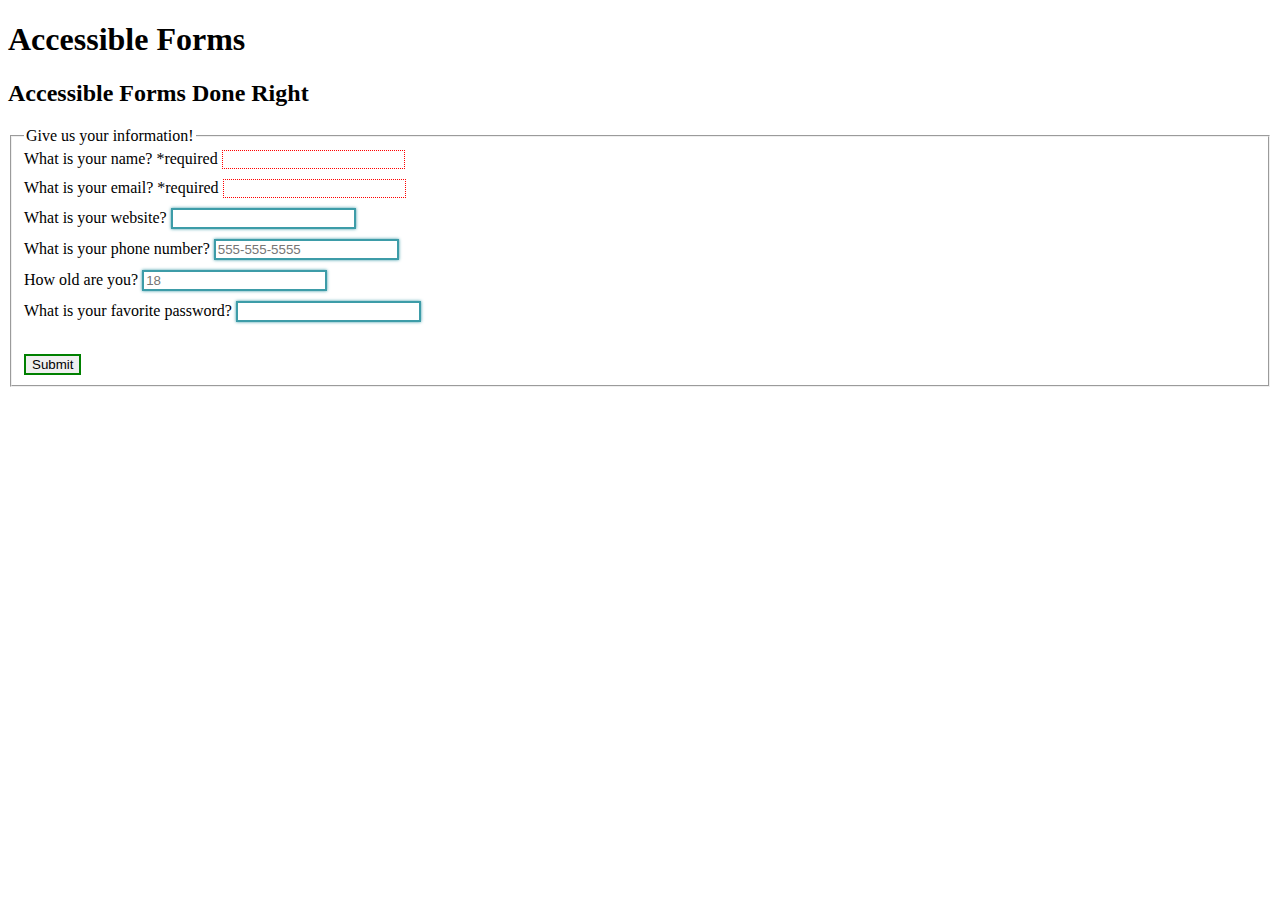
<file: forms-inclass.html>
<!DOCTYPE html>
<html lang="en">
<head>
    <meta charset="UTF-8">
    <meta name="viewport" content="width=device-width, initial-scale=1.0">
    <title>Forms Examples</title>

    <style>
        input:focus {
            background: black;
            color: white;
            border: 4px solid yellow;
          
          }
          input:valid {
            border: 2px solid green;
          }
          
          input:invalid {
            border: 1px dotted red;
          }
          
          label{
            display: block;
            margin-bottom: 10px;
          }
          
          /*will target any field that is not submit and is valid*/
          input:not([type="submit"]):valid {
              border-color: #3d9ca8;
              box-shadow: 0 0 3px #3d9ca8;
          }
          
          /* Hide and show list of inputRequirements when interacting with input */
          input:not([type="submit"]) + .inputRequirements {
            overflow: hidden;
            max-height: 0;
            transition: max-height 1s ease-out;
          }
          
          input:not([type="submit"]):hover + .inputRequirements,
          input:not([type="submit"]):focus + .inputRequirements,
          input:not([type="submit"]):active + .inputRequirements {
            max-height: 1000px; /* any large number (bigger then the .inputRequirements list) */
            transition: max-height 1s ease-in;
          }
    </style>
</head>
<body>
    <header>
        <h1>Accessible Forms</h1>
    </header>

    <main>
        <section>
            <h2>Accessible Forms Done Right</h2>

            <form id="my form" method="post">
                <fieldset>
                    <legend>Give us your information!</legend>

                    <label for="name">
                        What is your name? *required
                        <input type="text" id="name" required>
                    </label>

                    <label for="your-email">
                        What is your email? *required
                        <input type="email" id="your-email" required>
                    </label>

                    <label for="website">
                        What is your website?
                        <input type="url" id="website">
                    </label>

                    <label for="phone">
                        What is your phone number?
                        <input type="tel" id="phone" minlength="7" placeholder="555-555-5555">
                    </label>

                    <label for="age">
                        How old are you?
                        <input type="number" id="age" placeholder="18">
                    </label>

                    <label for="password">
                        What is your favorite password?
                        <input type="text" id="password" maxlentgh="20" minlength="5" pattern="(?=.*\d)(?=.*[a-z])(?=.*[A-Z])(?=.*[@#$%^&+!=]).*">
                        <ul class="inputRequirements">
                            <li>Must be at least 5 characters and contain uppercase, lowercase, number</li>
                        </ul>
                    </label>

                    <input type="submit">

                </fieldset>
            </form>
        </section>
    </main>
    
</body>
</html>
</file>
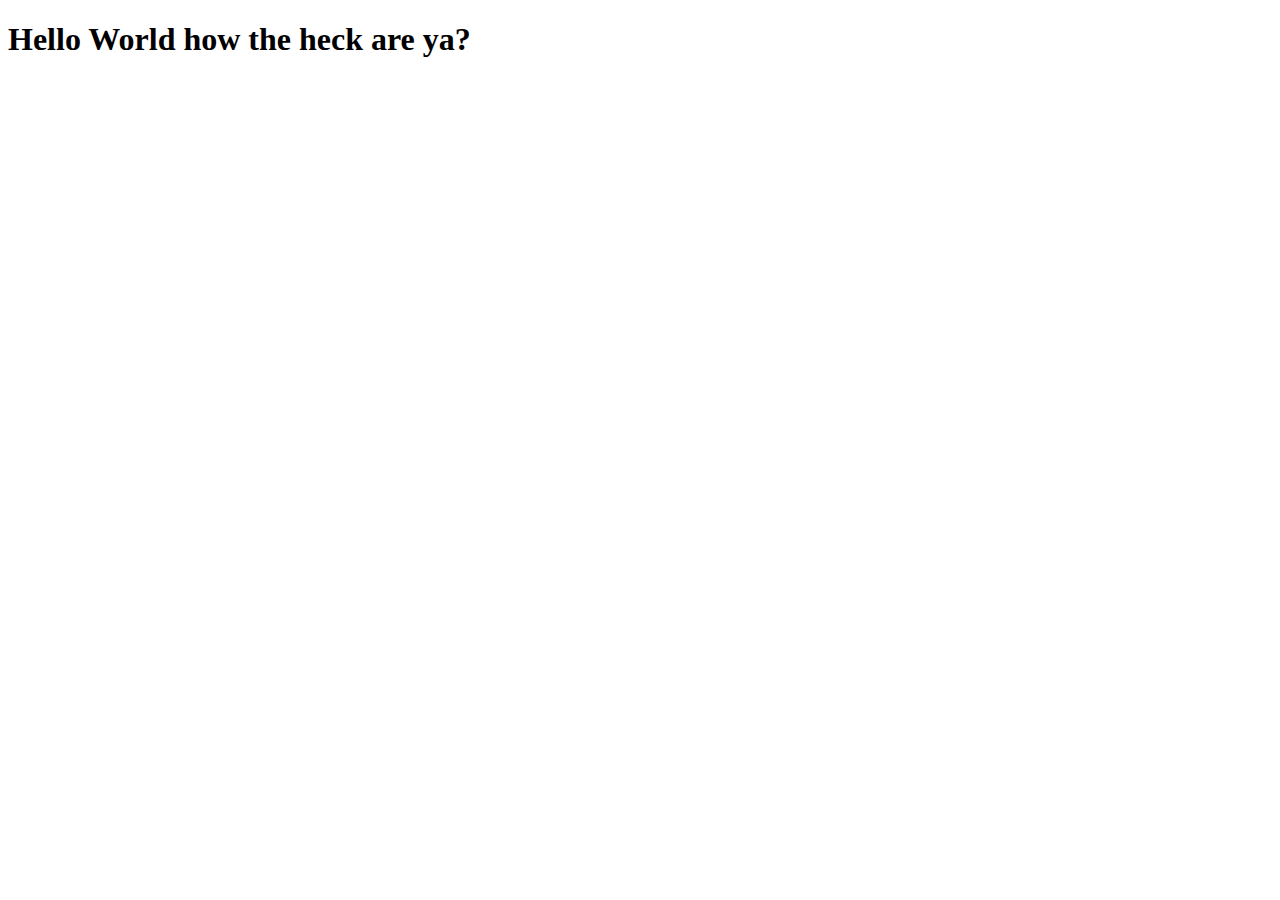
<file: hello-world.html>
<!DOCTYPE html>
<html lang="en">
    <head>
        <meta charset="UTF-8">
        <title>Hello World</title>
    </head>
    <body>
        <header>
            <h1>Hello World how the heck are ya?</h1>
        </header>
    </body>
</html>
</file>
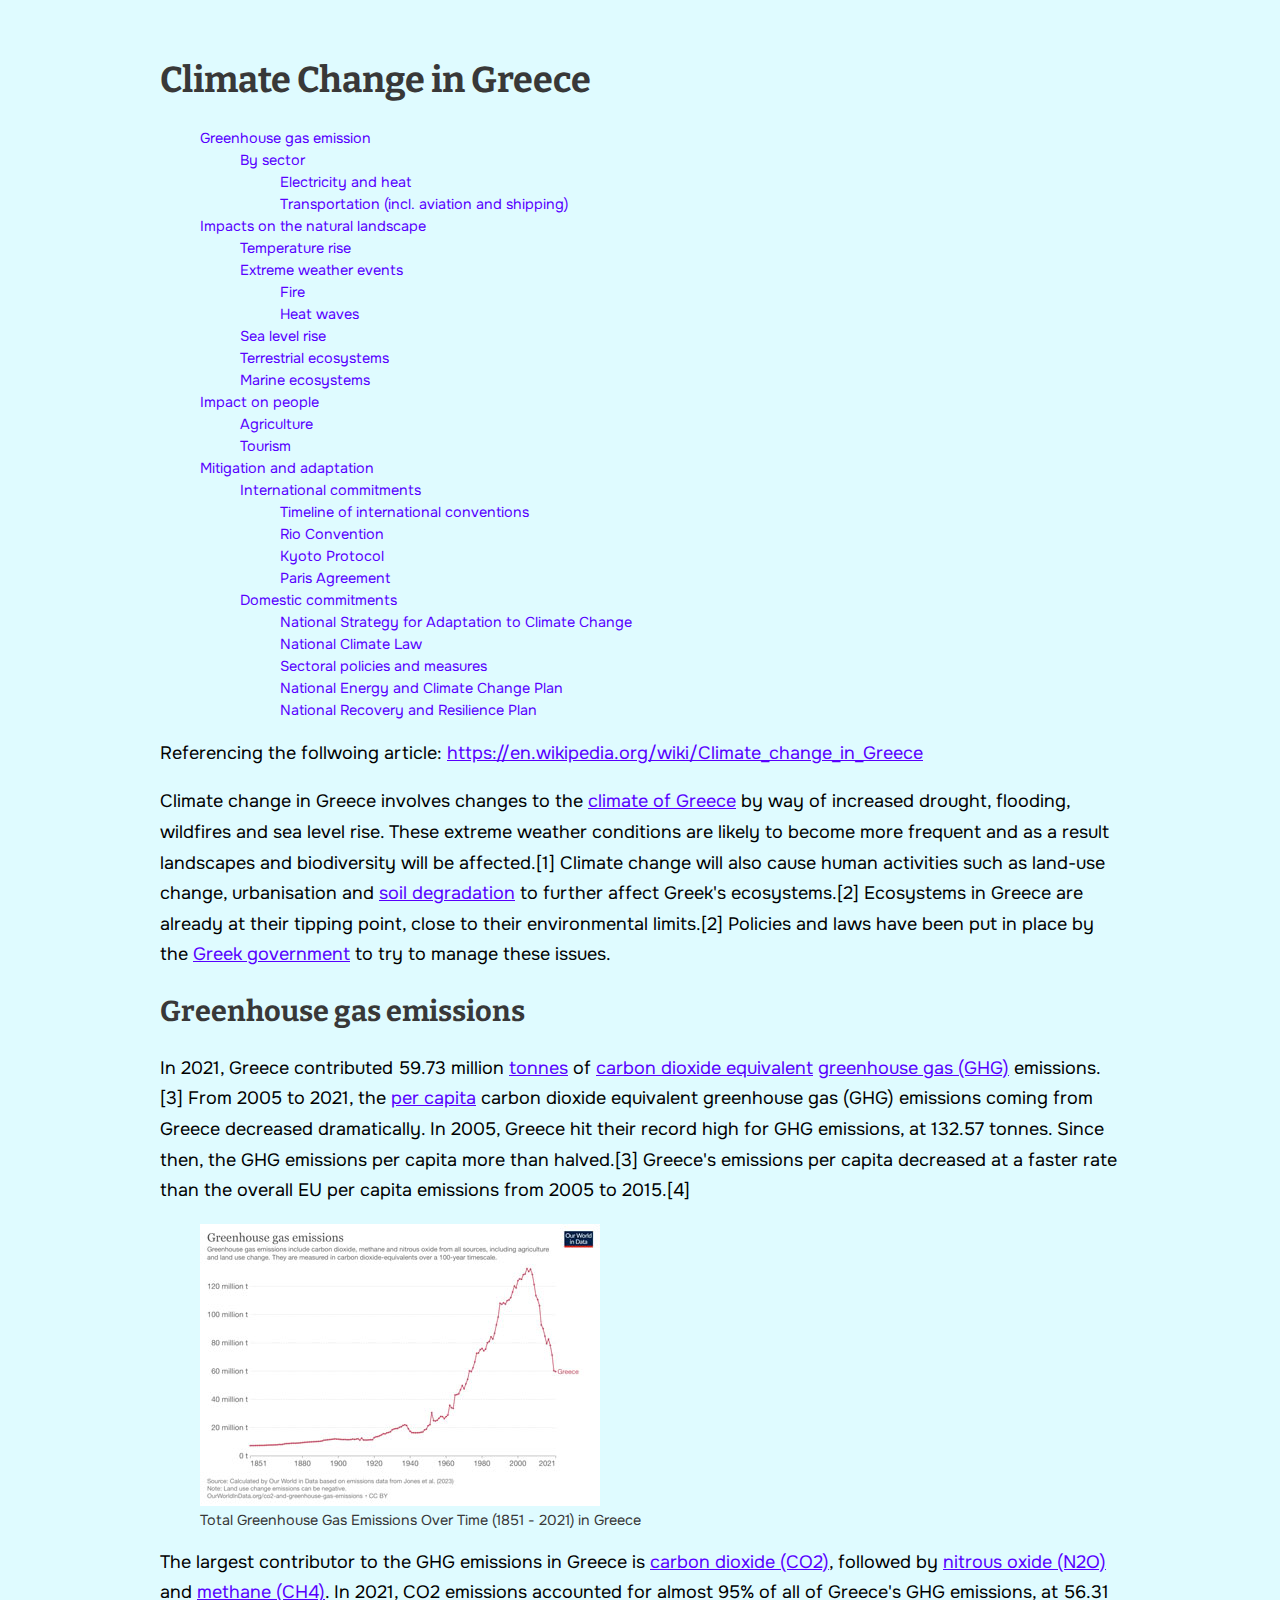
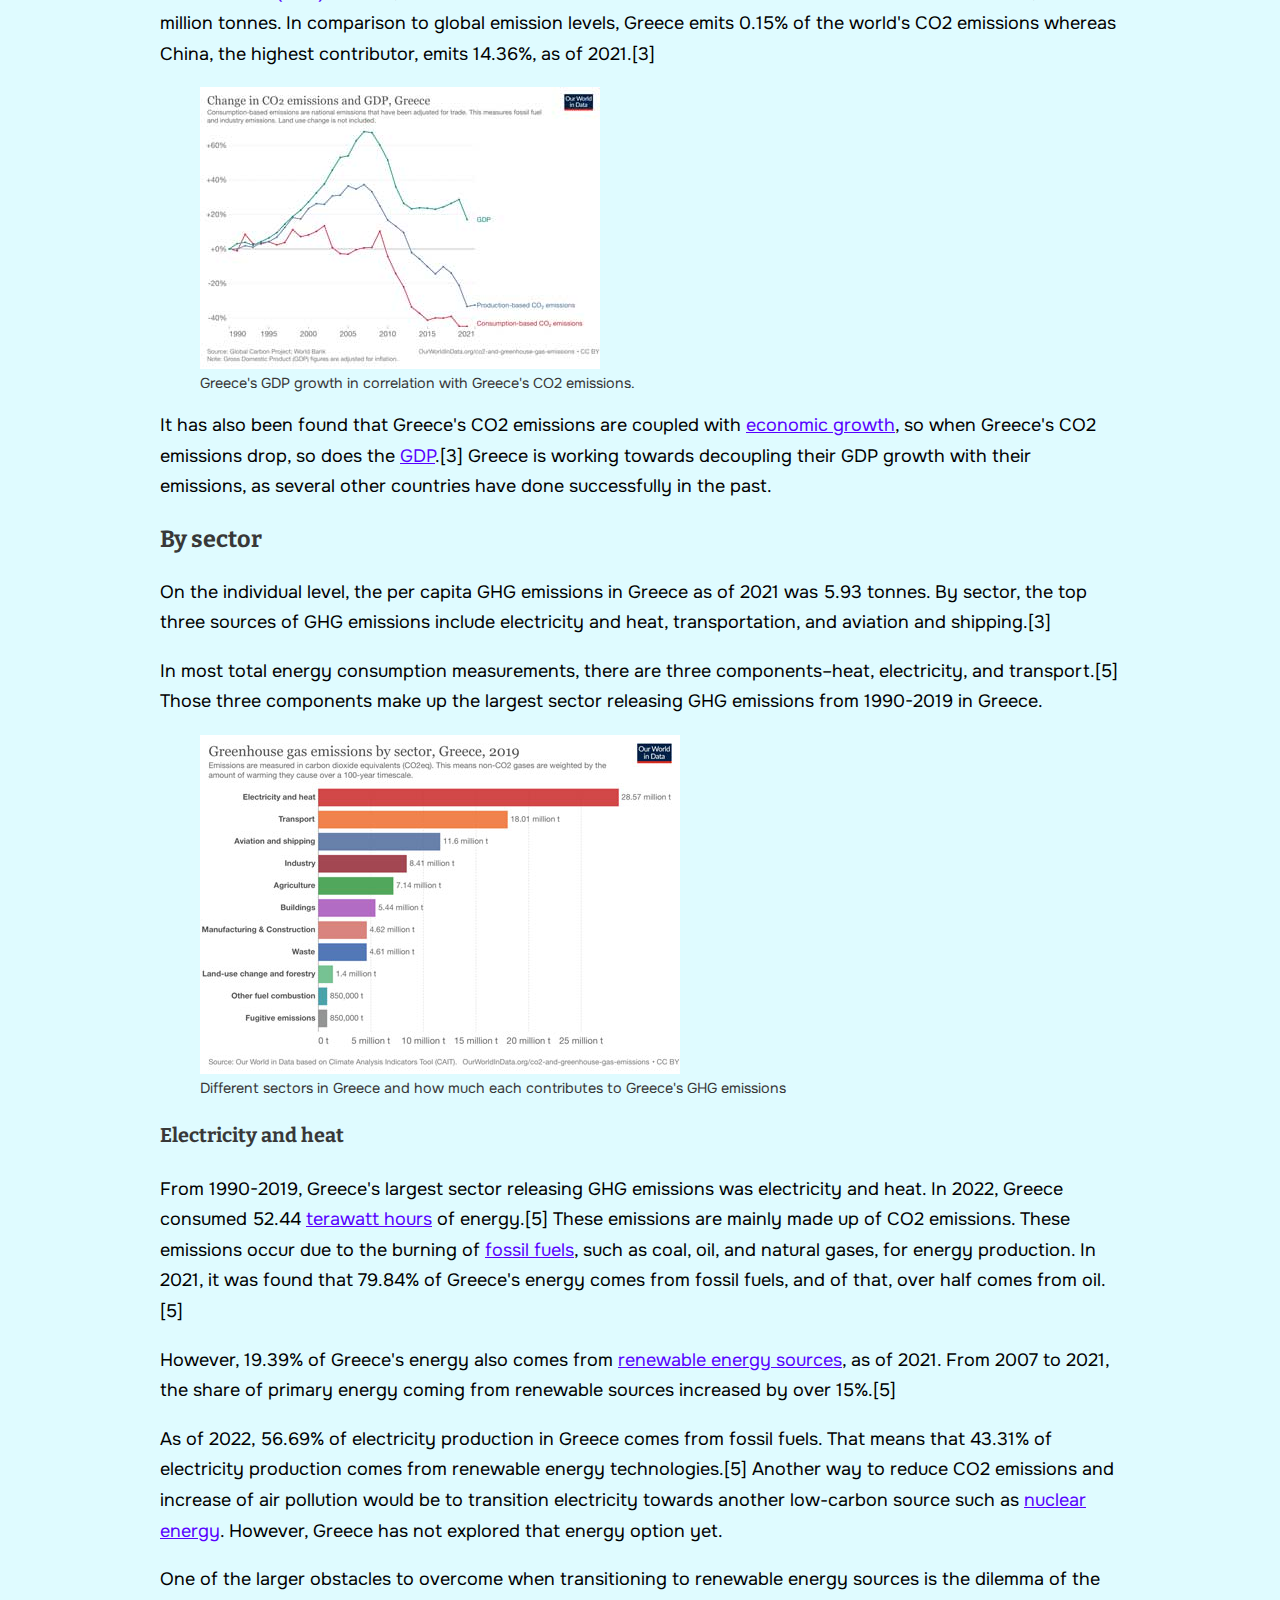
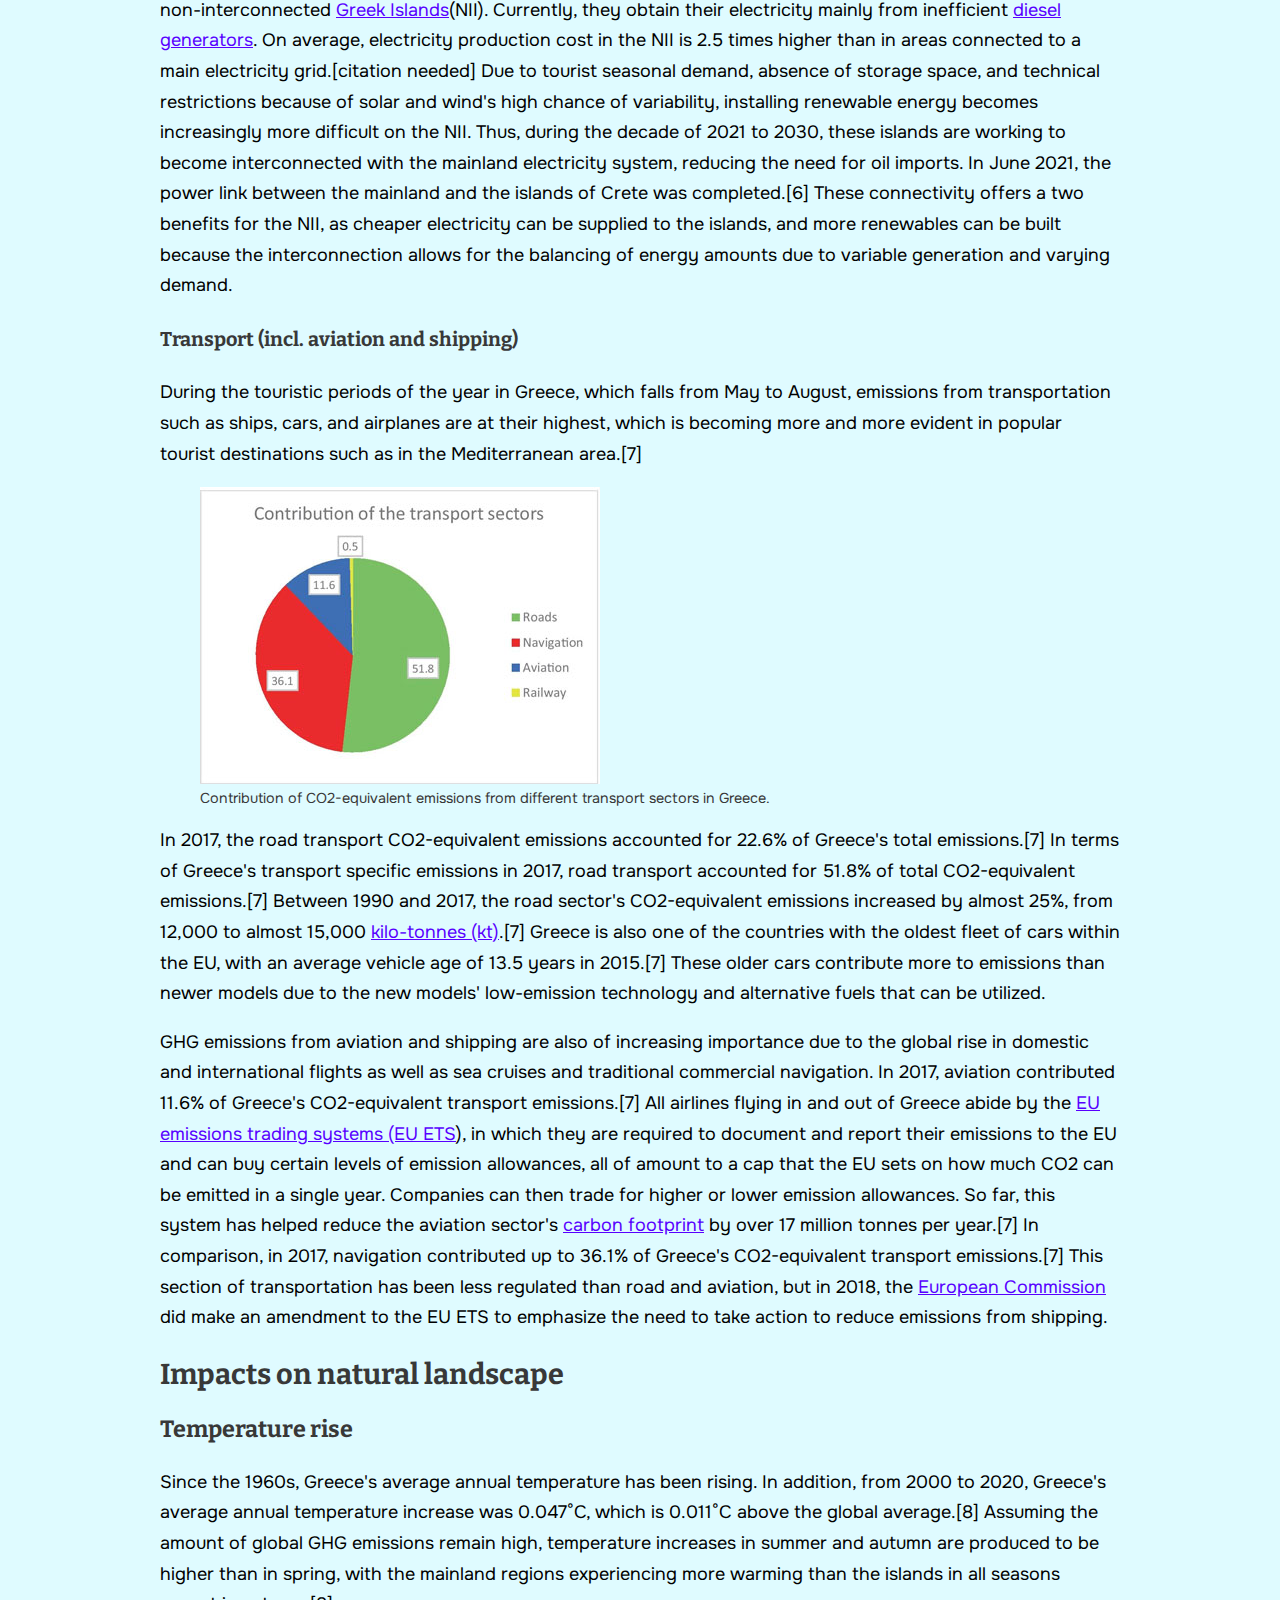
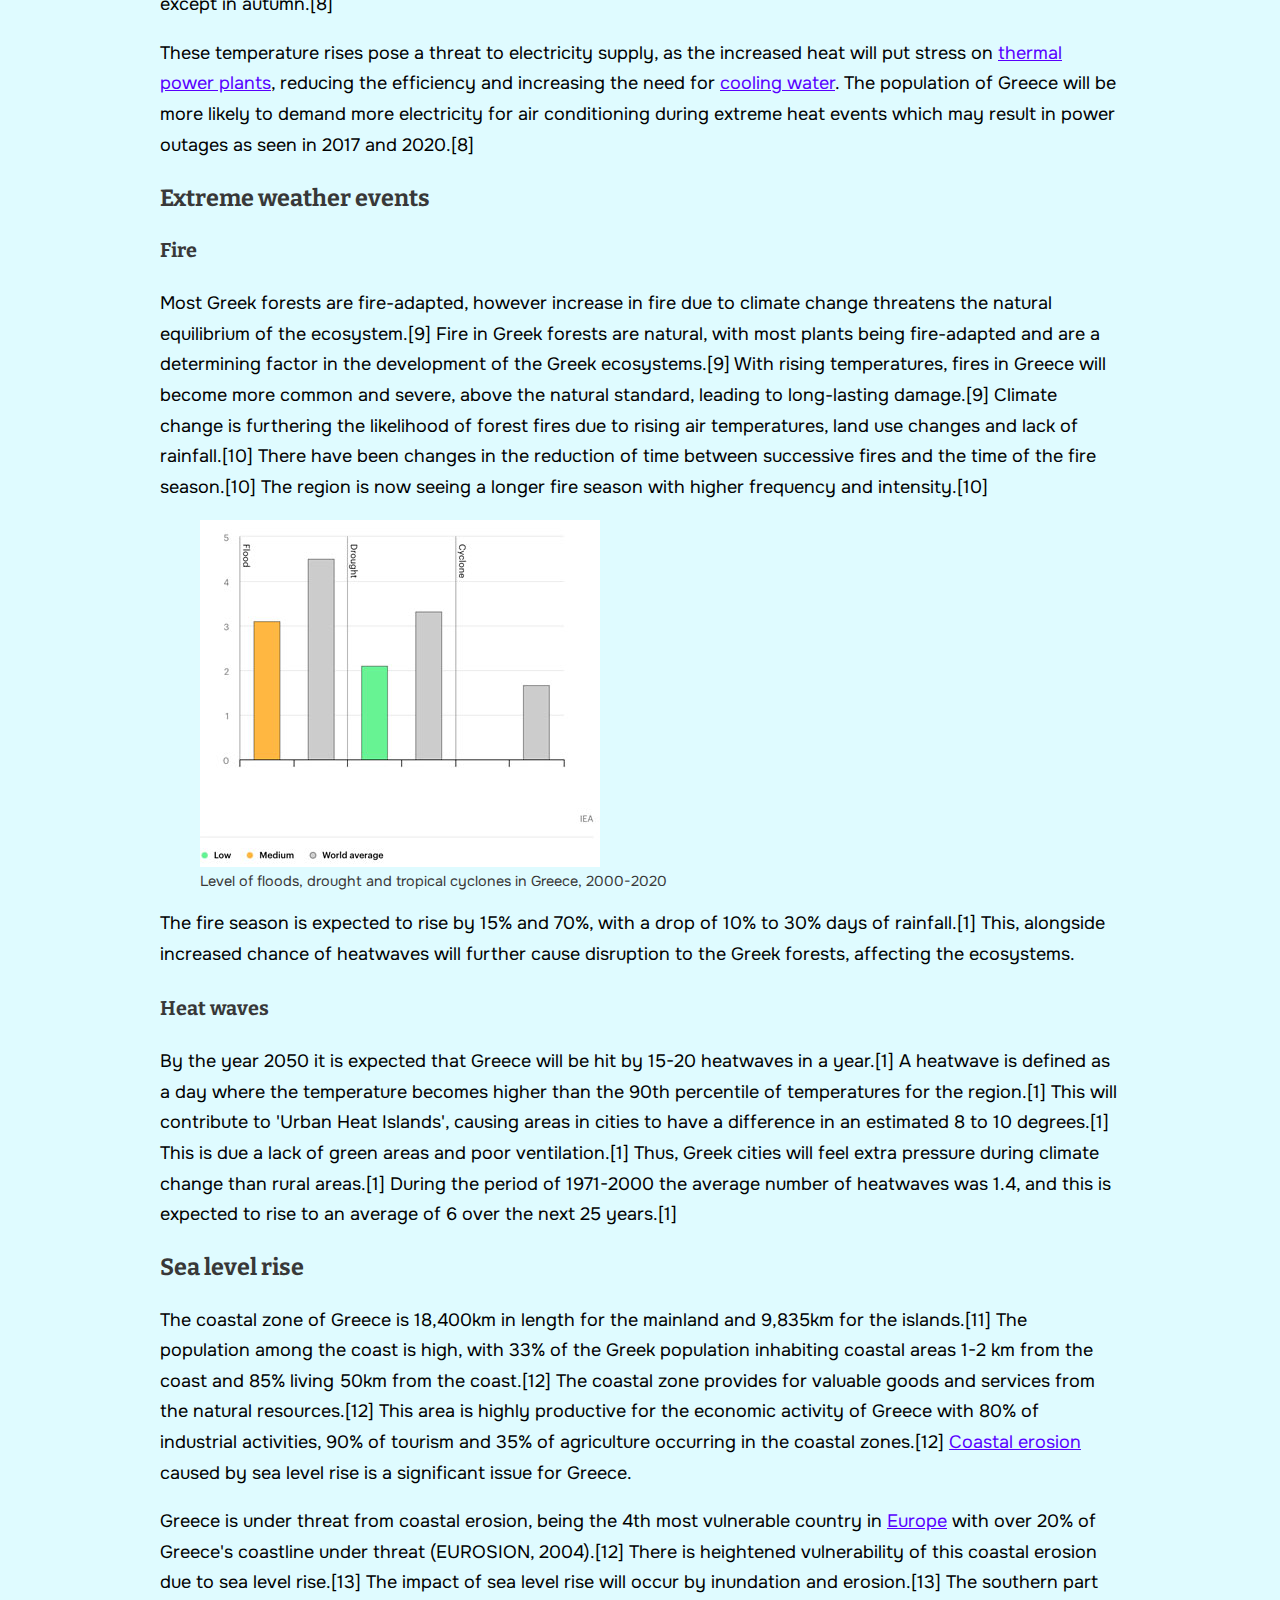
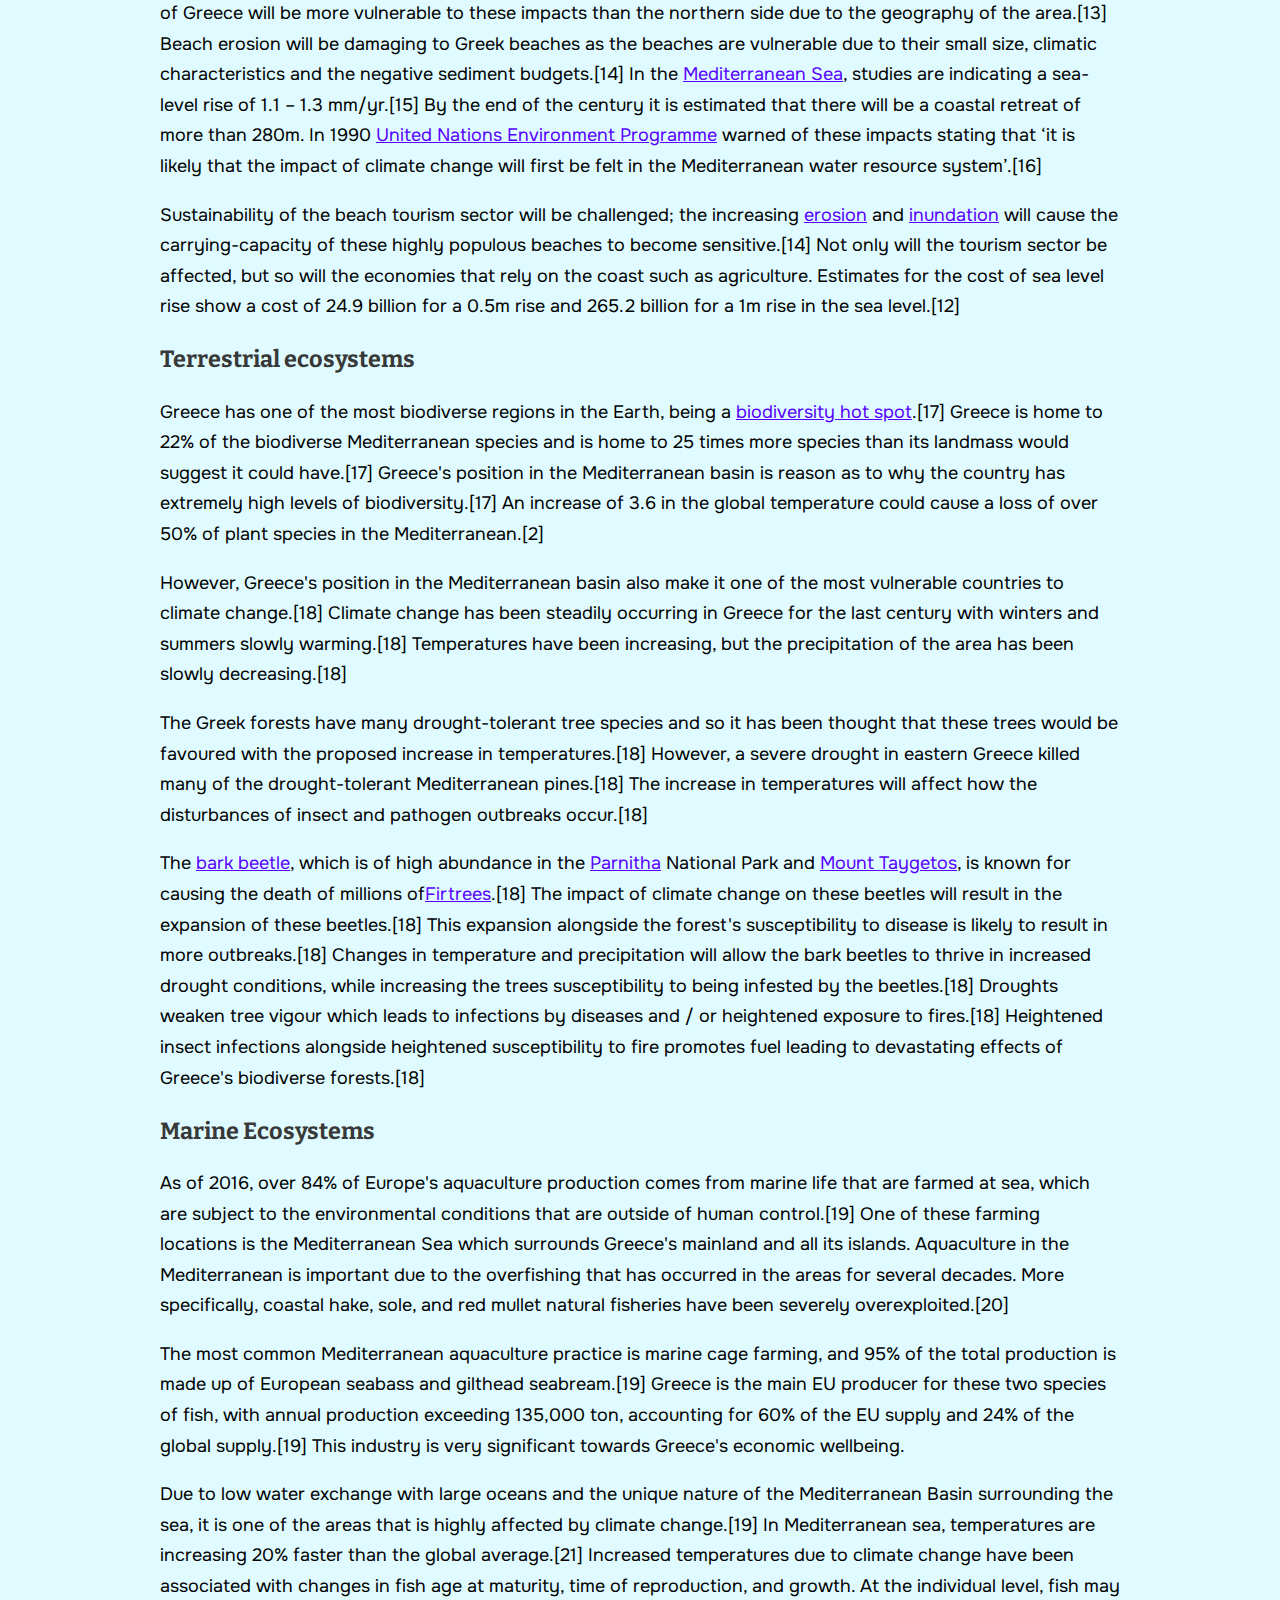
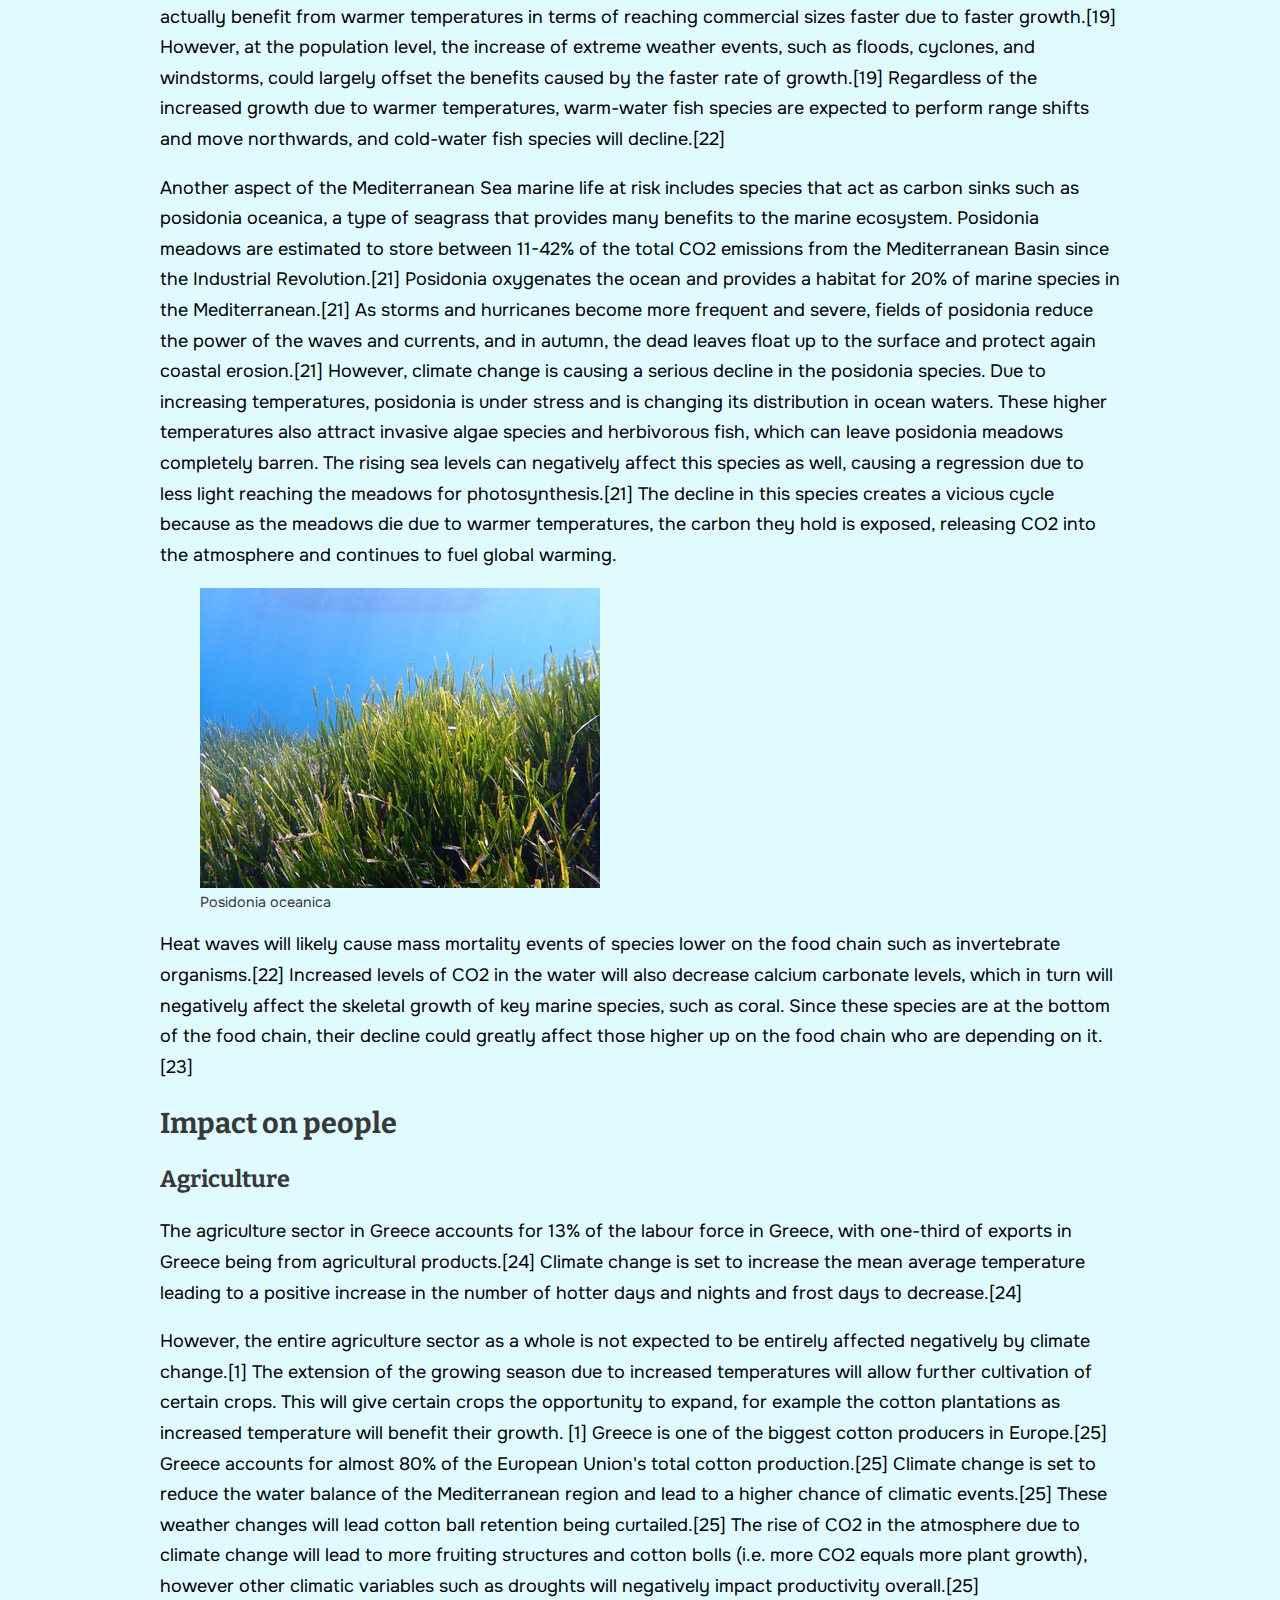
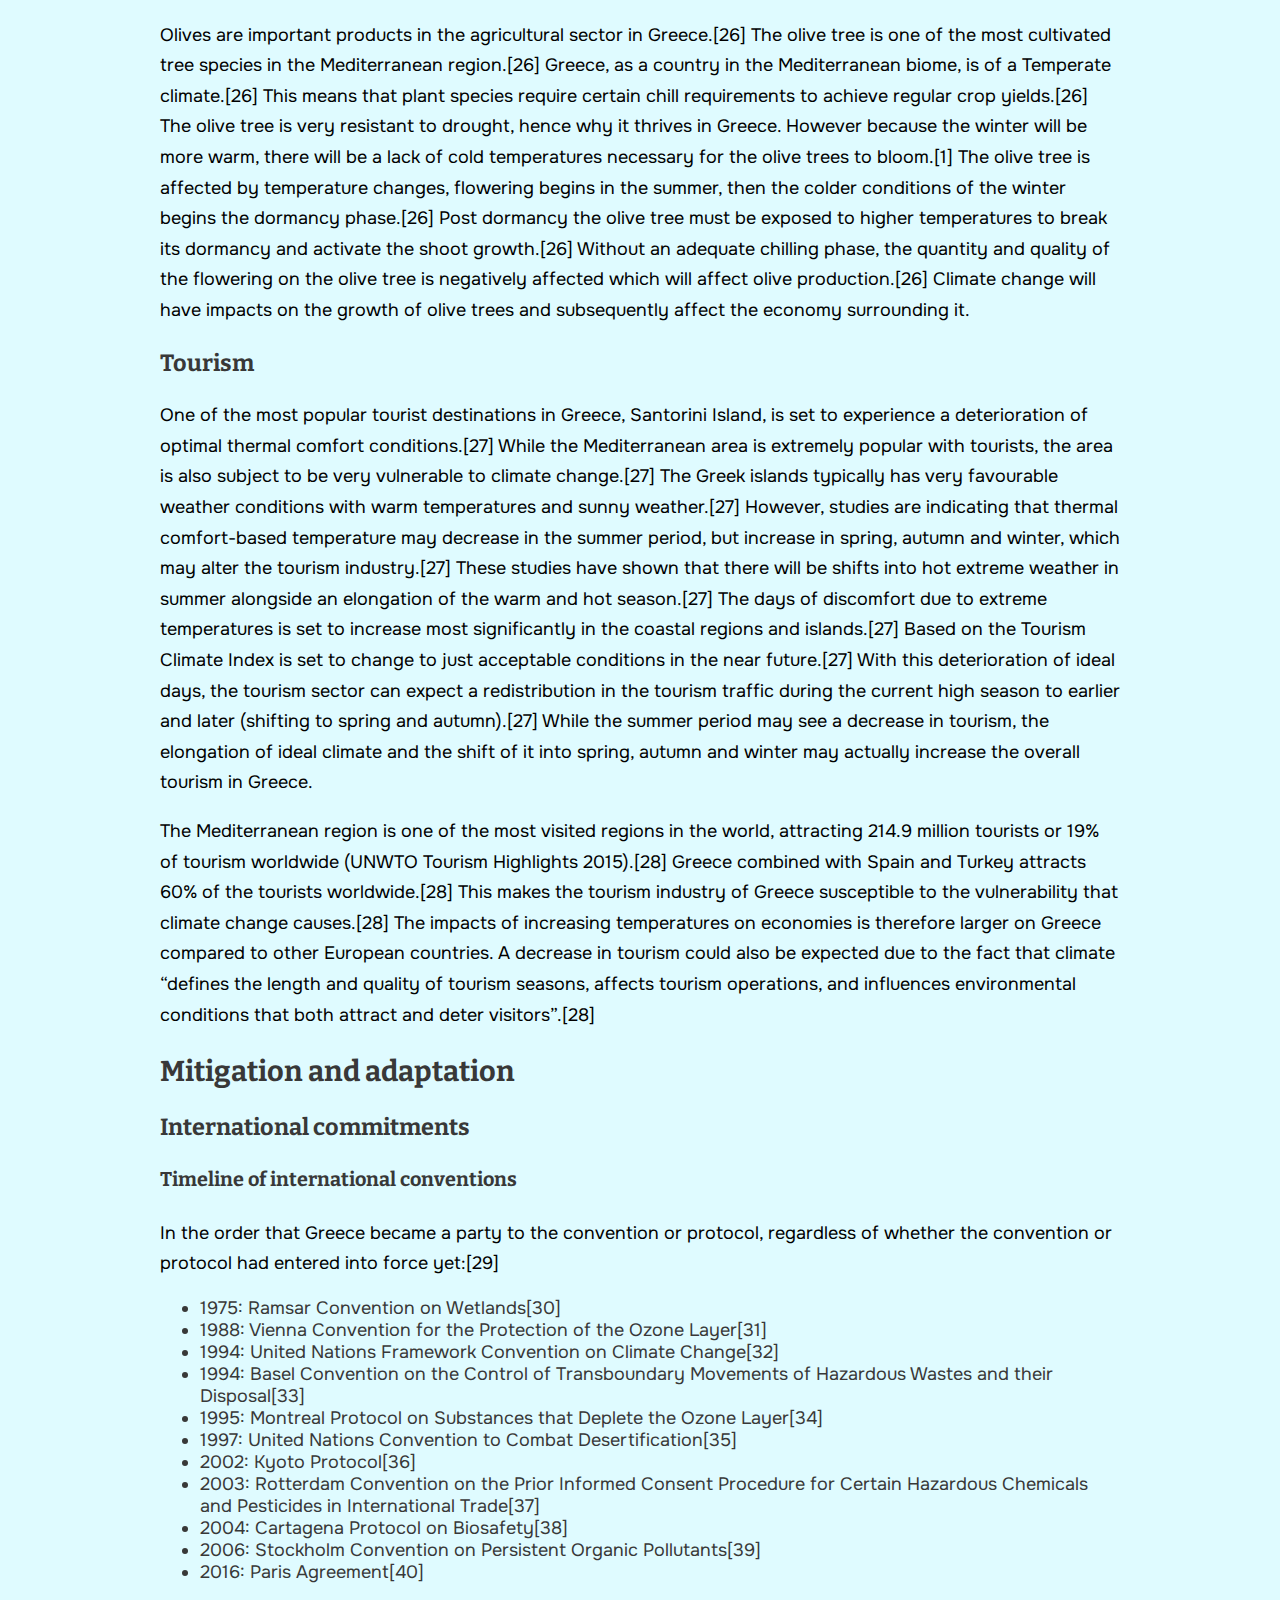
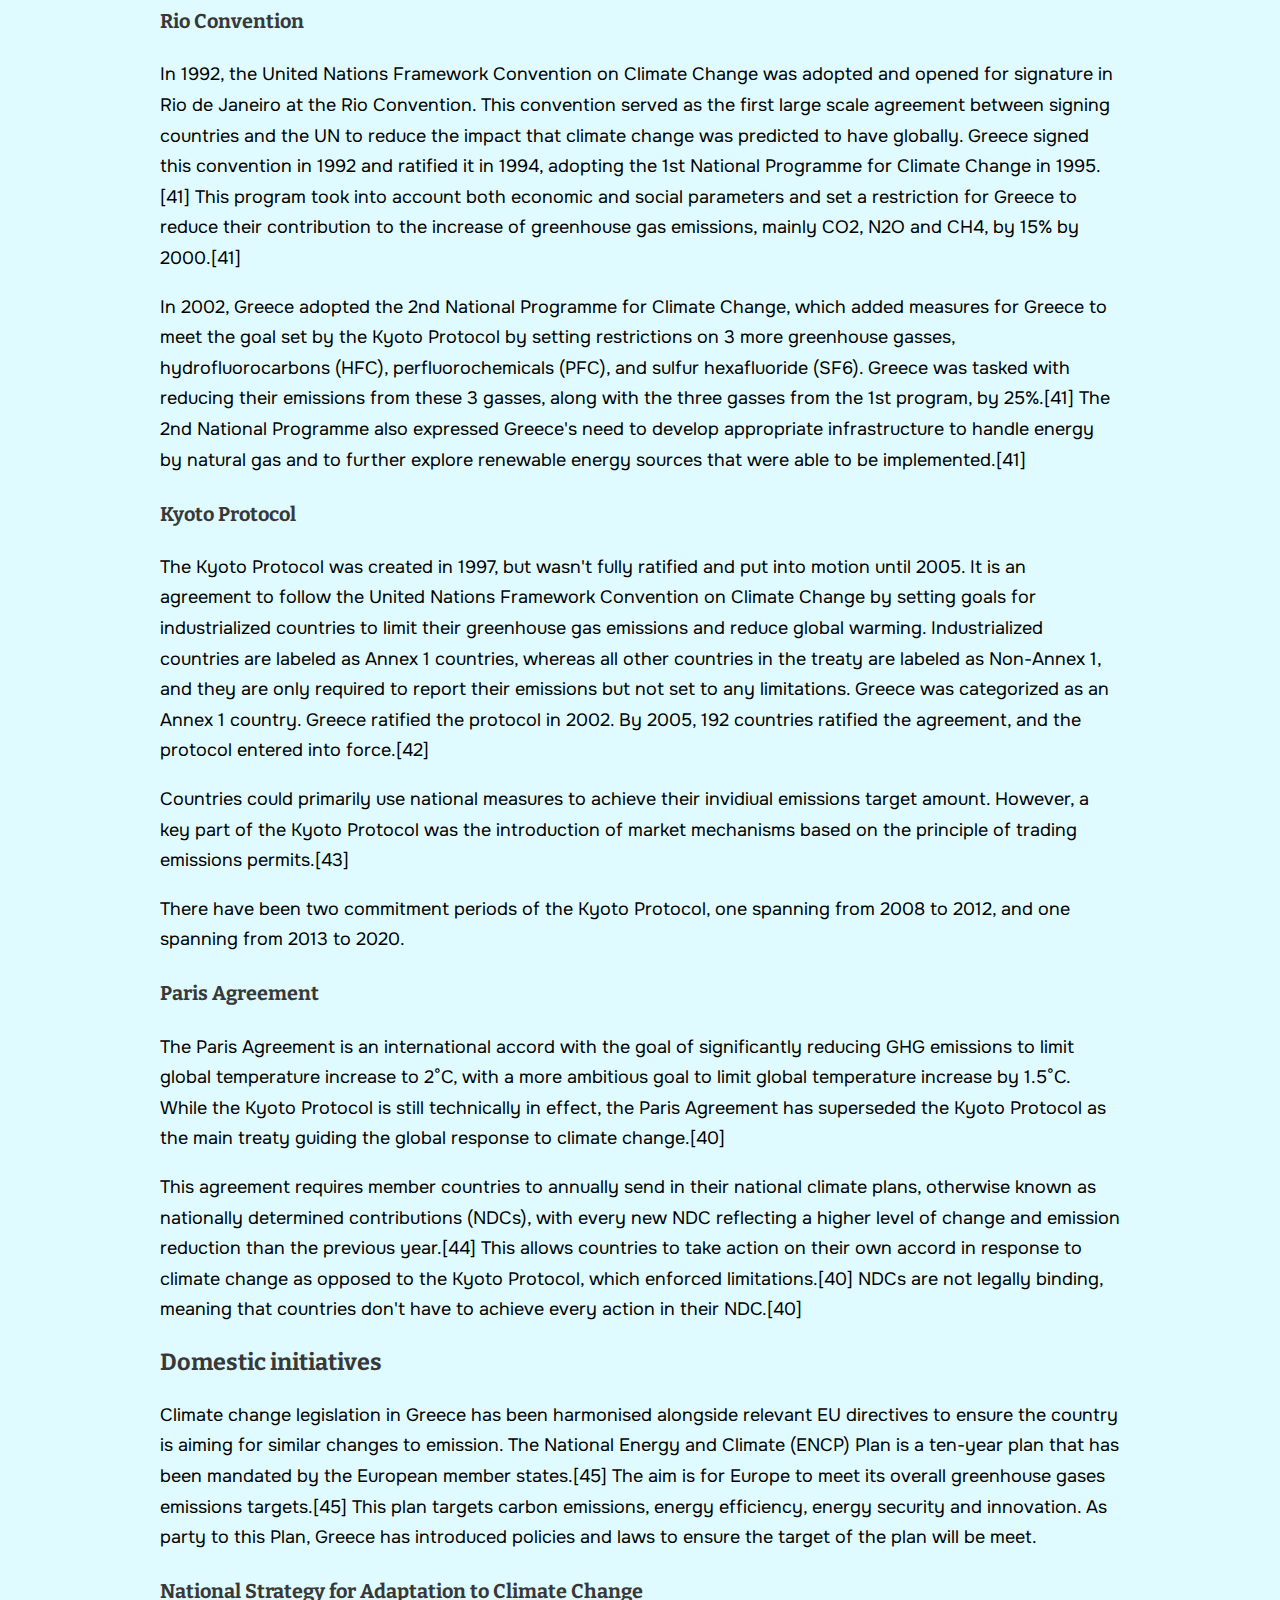
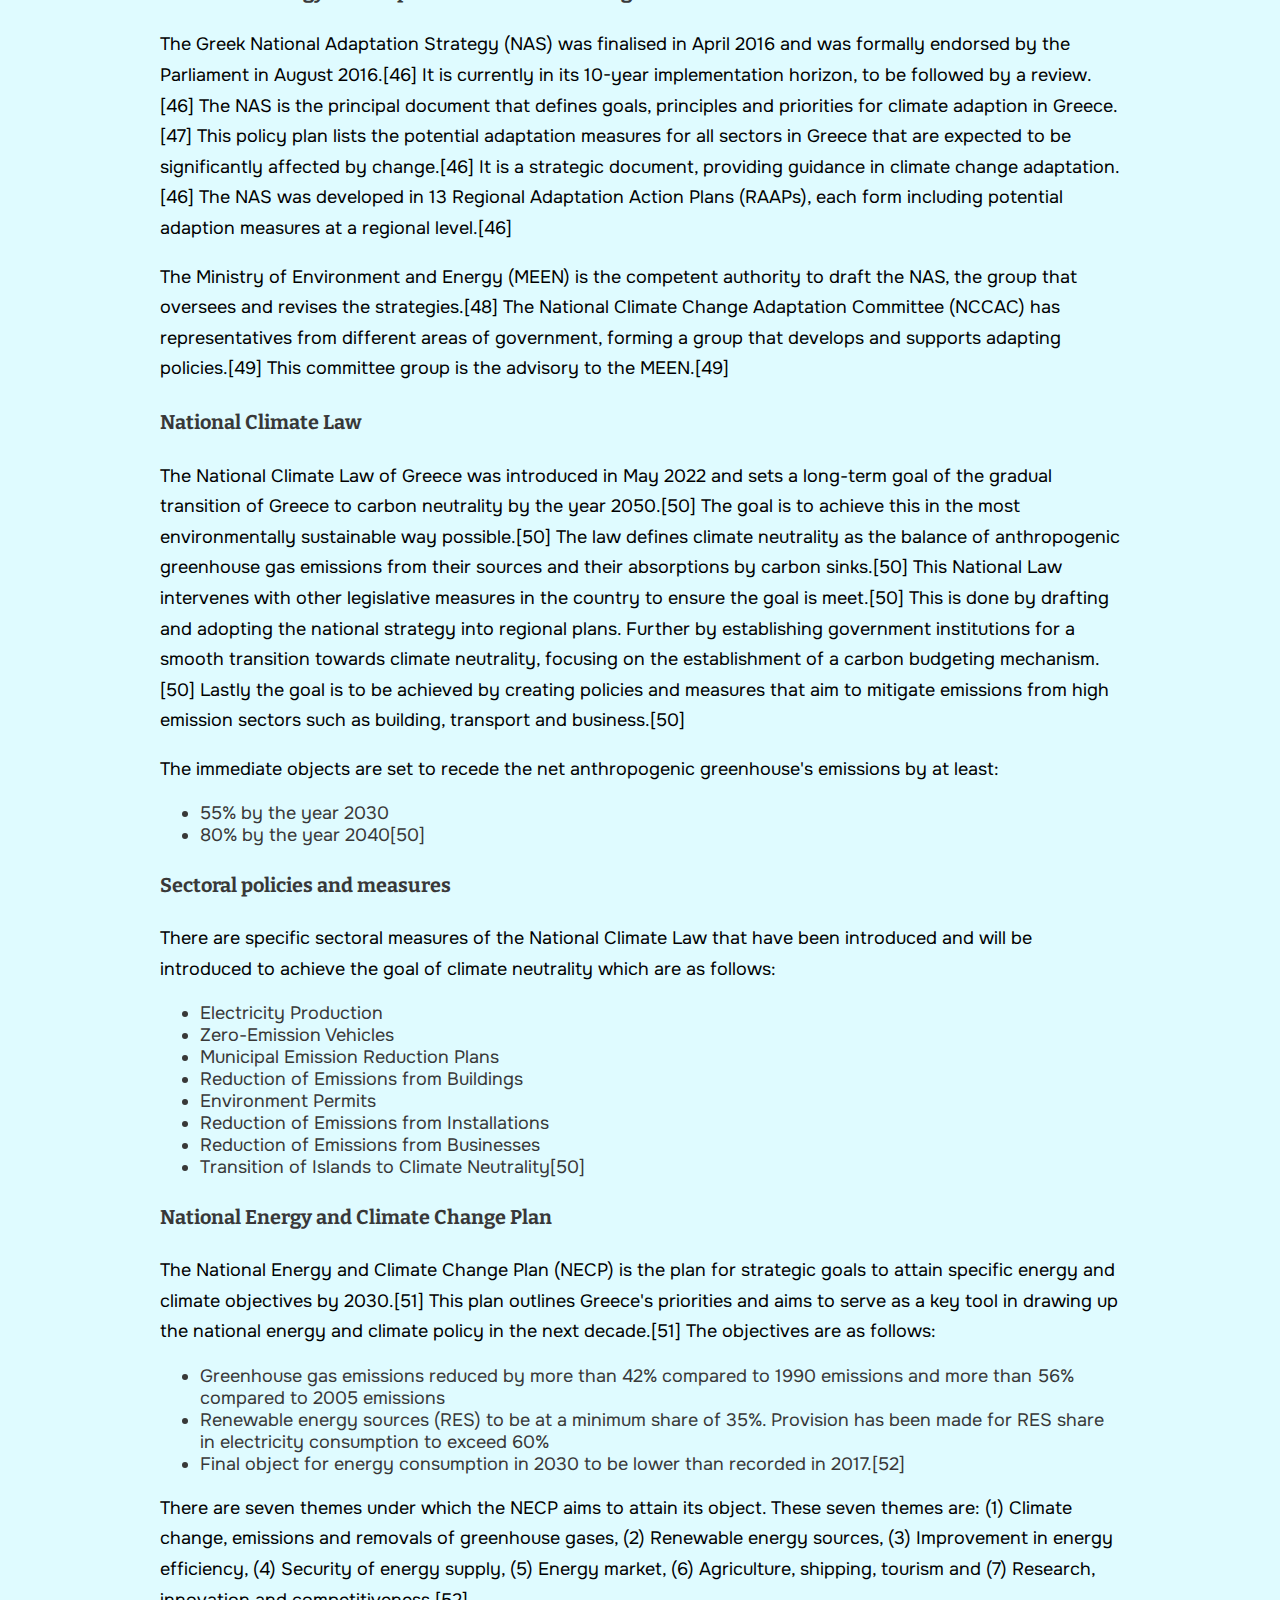
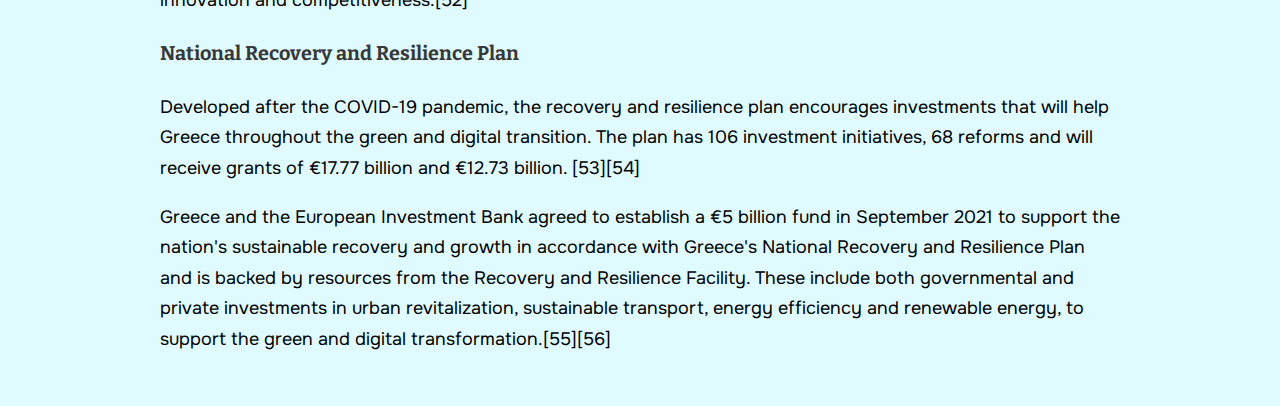
<file: lab2.html>
<!doctype html>
<html lang="en">

<head>
  <meta charset="utf-8">
  <meta name="viewport" content="width=device-width, initial-scale=1, shrink-to-fit=no">
  <link href="./css/lab2.css" rel="stylesheet">

  <title>Lab 2</title>
</head>

<body>
  <div class="container">

    <header>
      <h1>Climate Change in Greece</h1>
    </header>

    <nav>
      <h2 class="sr-only">Article Navigation</h2>
      <ul>
          <li><a href="#gge">Greenhouse gas emission</a>
            <ul>
              <li><a href="#sector">By sector</a>
                <ul>
                  <li><a href="#eah">Electricity and heat</a></li>
                  <li><a href="#transport">Transportation (incl. aviation and shipping)</a></li>
                </ul>
              </li>
            </ul>
          </li>
          <li><a href="#impacts">Impacts on the natural landscape</a>
            <ul>
              <li><a href="#temp">Temperature rise</a></li>
              <li><a href="#ewe">Extreme weather events</a>
                <ul>
                  <li><a href="#fire">Fire</a></li>
                  <li><a href="#heatw">Heat waves</a></li>
                </ul>
              </li>
              <li><a href="#slr">Sea level rise</a></li>
              <li><a href="#te">Terrestrial ecosystems</a></li>
              <li><a href="#me">Marine ecosystems</a></li>
            </ul>
          </li>
          <li><a href="#iop">Impact on people</a>
            <ul>
              <li><a href="#agr">Agriculture</a></li>
              <li><a href="#tour">Tourism</a></li>
            </ul>
          </li>
          <li><a href="#maa">Mitigation and adaptation</a>
            <ul>
              <li><a href="#ic">International commitments</a>
                <ul>
                  <li><a href="#toic">Timeline of international conventions</a></li>
                  <li><a href="#rio">Rio Convention</a></li>
                  <li><a href="#kyoto">Kyoto Protocol</a></li>
                  <li><a href="#paris">Paris Agreement</a></li>
                </ul>
              </li>
              <li><a href="#dom">Domestic commitments</a>
                <ul>
                  <li><a href="#nsacc">National Strategy for Adaptation to Climate Change</a></li>
                  <li><a href="#ncl">National Climate Law</a></li>
                  <li><a href="#sec">Sectoral policies and measures</a></li>
                  <li><a href="#necc">National Energy and Climate Change Plan</a></li>
                  <li><a href="#nrrp">National Recovery and Resilience Plan</a></li>
                </ul>
              </li>
            </ul>
          </li>
      </ul>
    </nav>

    <main>
      <p>Referencing the follwoing article: <a href="https://en.wikipedia.org/wiki/Climate_change_in_Greece">https://en.wikipedia.org/wiki/Climate_change_in_Greece</a></p>
      <p>Climate change in Greece involves changes to the <a href="https://en.wikipedia.org/wiki/Climate_of_Greece">climate of Greece</a> by way of increased drought, flooding, wildfires and sea level rise. These extreme weather conditions are likely to become more frequent and as a result landscapes and biodiversity will be affected.[1] Climate change will also cause human activities such as land-use change, urbanisation and <a href="https://en.wikipedia.org/wiki/Soil_degradation">soil degradation</a> to further affect Greek's ecosystems.[2] Ecosystems in Greece are already at their tipping point, close to their environmental limits.[2] Policies and laws have been put in place by the <a href="https://en.wikipedia.org/wiki/Greek_government">Greek government</a> to try to manage these issues.</p>

      <section>
        <h2 id="gge">Greenhouse gas emissions</h2>
        <p>In 2021, Greece contributed 59.73 million <a href="https://en.wikipedia.org/wiki/Tonne">tonnes</a> of <a href="https://en.wikipedia.org/wiki/Carbon_Dioxide_Equivalent">carbon dioxide equivalent</a> <a href="https://en.wikipedia.org/wiki/Greenhouse_gas">greenhouse gas (GHG)</a> emissions.[3] From 2005 to 2021, the <a href="https://en.wikipedia.org/wiki/Per_capita">per capita</a> carbon dioxide equivalent greenhouse gas (GHG) emissions coming from Greece decreased dramatically. In 2005, Greece hit their record high for GHG emissions, at 132.57 tonnes. Since then, the GHG emissions per capita more than halved.[3] Greece's emissions per capita decreased at a faster rate than the overall EU per capita emissions from 2005 to 2015.[4]</p>
        <figure>
          <img src="./photos/lab2/totalghgemissions.jpg" alt="line graph showing increase of greenhouse gas emissions in greece from 1851 to 2021">
          <figcaption>Total Greenhouse Gas Emissions Over Time (1851 - 2021) in Greece</figcaption>
        </figure>
        <p>The largest contributor to the GHG emissions in Greece is <a href="https://en.wikipedia.org/wiki/Carbon_dioxide">carbon dioxide (CO2)</a>, followed by <a href="https://en.wikipedia.org/wiki/Nitrous_oxide">nitrous oxide (N2O)</a> and <a href="https://en.wikipedia.org/wiki/Methane">methane (CH4)</a>. In 2021, CO2 emissions accounted for almost 95% of all of Greece's GHG emissions, at 56.31 million tonnes. In comparison to global emission levels, Greece emits 0.15% of the world's CO2 emissions whereas China, the highest contributor, emits 14.36%, as of 2021.[3]</p>
        <figure>
          <img src="./photos/lab2/changeinco2emissions.jpg" alt="line graph showing increase of Greece's GDP with the increase of their CO2 emissions">
          <figcaption>Greece's GDP growth in correlation with Greece's CO2 emissions.</figcaption>
        </figure>
        <p> It has also been found that Greece's CO2 emissions are coupled with <a href="https://en.wikipedia.org/wiki/Economic_growth">economic growth</a>, so when Greece's CO2 emissions drop, so does the <a href="https://en.wikipedia.org/wiki/Gross_domestic_product">GDP</a>.[3] Greece is working towards decoupling their GDP growth with their emissions, as several other countries have done successfully in the past.</p>
        
        <h3 id="sector">By sector</h3>
        <p>On the individual level, the per capita GHG emissions in Greece as of 2021 was 5.93 tonnes. By sector, the top three sources of GHG emissions include electricity and heat, transportation, and aviation and shipping.[3]</p>
        <p>In most total energy consumption measurements, there are three components–heat, electricity, and transport.[5] Those three components make up the largest sector releasing GHG emissions from 1990-2019 in Greece.</p>
        <figure>
          <img src="./photos/lab2/ghgbysector.jpg" alt="bar graph showing Greece's GHG emissions by sector">
          <figcaption>Different sectors in Greece and how much each contributes to Greece's GHG emissions</figcaption>
        </figure>

        <h4 id="eah">Electricity and heat</h4>
        <p>From 1990-2019, Greece's largest sector releasing GHG emissions was electricity and heat. In 2022, Greece consumed 52.44 <a href="https://en.wikipedia.org/wiki/Terawatt-hours">terawatt hours</a> of energy.[5] These emissions are mainly made up of CO2 emissions. These emissions occur due to the burning of <a href="https://en.wikipedia.org/wiki/Fossil_fuel">fossil fuels</a>, such as coal, oil, and natural gases, for energy production. In 2021, it was found that 79.84% of Greece's energy comes from fossil fuels, and of that, over half comes from oil.[5]</p>
        <p>However, 19.39% of Greece's energy also comes from <a href="https://en.wikipedia.org/wiki/Renewable_energy">renewable energy sources</a>, as of 2021. From 2007 to 2021, the share of primary energy coming from renewable sources increased by over 15%.[5]</p>
        <p>As of 2022, 56.69% of electricity production in Greece comes from fossil fuels. That means that 43.31% of electricity production comes from renewable energy technologies.[5] Another way to reduce CO2 emissions and increase of air pollution would be to transition electricity towards another low-carbon source such as <a href="https://en.wikipedia.org/wiki/Nuclear_power">nuclear energy</a>. However, Greece has not explored that energy option yet.</p>
        <p>One of the larger obstacles to overcome when transitioning to renewable energy sources is the dilemma of the non-interconnected <a href="https://en.wikipedia.org/wiki/List_of_islands_of_Greece">Greek Islands</a>(NII). Currently, they obtain their electricity mainly from inefficient <a href="https://en.wikipedia.org/wiki/Diesel_generator">diesel generators</a>. On average, electricity production cost in the NII is 2.5 times higher than in areas connected to a main electricity grid.[citation needed] Due to tourist seasonal demand, absence of storage space, and technical restrictions because of solar and wind's high chance of variability, installing renewable energy becomes increasingly more difficult on the NII. Thus, during the decade of 2021 to 2030, these islands are working to become interconnected with the mainland electricity system, reducing the need for oil imports. In June 2021, the power link between the mainland and the islands of Crete was completed.[6] These connectivity offers a two benefits for the NII, as cheaper electricity can be supplied to the islands, and more renewables can be built because the interconnection allows for the balancing of energy amounts due to variable generation and varying demand.</p>
        
        <h4 id="transport">Transport (incl. aviation and shipping)</h4>
        <p>During the touristic periods of the year in Greece, which falls from May to August, emissions from transportation such as ships, cars, and airplanes are at their highest, which is becoming more and more evident in popular tourist destinations such as in the Mediterranean area.[7]</p>
        <figure>
          <img src="./photos/lab2/transportsector.jpg" alt="pie chart showing the amount of emissions from different parts of the transportation sector">
          <figcaption>Contribution of CO2-equivalent emissions from different transport sectors in Greece.</figcaption>
        </figure>
        <p>In 2017, the road transport CO2-equivalent emissions accounted for 22.6% of Greece's total emissions.[7] In terms of Greece's transport specific emissions in 2017, road transport accounted for 51.8% of total CO2-equivalent emissions.[7] Between 1990 and 2017, the road sector's CO2-equivalent emissions increased by almost 25%, from 12,000 to almost 15,000 <a href="https://en.wikipedia.org/wiki/Ton">kilo-tonnes (kt)</a>.[7] Greece is also one of the countries with the oldest fleet of cars within the EU, with an average vehicle age of 13.5 years in 2015.[7] These older cars contribute more to emissions than newer models due to the new models' low-emission technology and alternative fuels that can be utilized.</p>
        <p>GHG emissions from aviation and shipping are also of increasing importance due to the global rise in domestic and international flights as well as sea cruises and traditional commercial navigation. In 2017, aviation contributed 11.6% of Greece's CO2-equivalent transport emissions.[7] All airlines flying in and out of Greece abide by the <a href="https://en.wikipedia.org/wiki/European_Union_Emissions_Trading_System">EU emissions trading systems (EU ETS</a>), in which they are required to document and report their emissions to the EU and can buy certain levels of emission allowances, all of amount to a cap that the EU sets on how much CO2 can be emitted in a single year. Companies can then trade for higher or lower emission allowances. So far, this system has helped reduce the aviation sector's <a href="https://en.wikipedia.org/wiki/Carbon_footprint">carbon footprint</a> by over 17 million tonnes per year.[7] In comparison, in 2017, navigation contributed up to 36.1% of Greece's CO2-equivalent transport emissions.[7] This section of transportation has been less regulated than road and aviation, but in 2018, the <a href="https://en.wikipedia.org/wiki/European_Commission">European Commission</a> did make an amendment to the EU ETS to emphasize the need to take action to reduce emissions from shipping.</p>
      </section>
      
      <section>
        <h2 id="impacts">Impacts on natural landscape</h2>
        <h3 id="temp">Temperature rise</h3>
        <p>Since the 1960s, Greece's average annual temperature has been rising. In addition, from 2000 to 2020, Greece's average annual temperature increase was 0.047°C, which is 0.011°C above the global average.[8] Assuming the amount of global GHG emissions remain high, temperature increases in summer and autumn are produced to be higher than in spring, with the mainland regions experiencing more warming than the islands in all seasons except in autumn.[8]</p>
        <p>These temperature rises pose a threat to electricity supply, as the increased heat will put stress on <a href="https://en.wikipedia.org/wiki/Thermal_power_station">thermal power plants</a>, reducing the efficiency and increasing the need for <a href="https://en.wikipedia.org/wiki/Water_cooling">cooling water</a>. The population of Greece will be more likely to demand more electricity for air conditioning during extreme heat events which may result in power outages as seen in 2017 and 2020.[8]</p>
        
        <h3 id="ewe">Extreme weather events</h3>
        <h4 id="fire">Fire</h4>
        <p>Most Greek forests are fire-adapted, however increase in fire due to climate change threatens the natural equilibrium of the ecosystem.[9] Fire in Greek forests are natural, with most plants being fire-adapted and are a determining factor in the development of the Greek ecosystems.[9] With rising temperatures, fires in Greece will become more common and severe, above the natural standard, leading to long-lasting damage.[9] Climate change is furthering the likelihood of forest fires due to rising air temperatures, land use changes and lack of rainfall.[10] There have been changes in the reduction of time between successive fires and the time of the fire season.[10] The region is now seeing a longer fire season with higher frequency and intensity.[10]</p>
        <figure>
          <img src="./photos/lab2/flood.jpg" alt="bar graph showing high levels of flood in Greece">
          <figcaption>Level of floods, drought and tropical cyclones in Greece, 2000-2020</figcaption>
        </figure>
          <p>The fire season is expected to rise by 15% and 70%, with a drop of 10% to 30% days of rainfall.[1] This, alongside increased chance of heatwaves will further cause disruption to the Greek forests, affecting the ecosystems.</p>
      
        <h4 id="heatw">Heat waves</h4>
        <p>By the year 2050 it is expected that Greece will be hit by 15-20 heatwaves in a year.[1] A heatwave is defined as a day where the temperature becomes higher than the 90th percentile of temperatures for the region.[1] This will contribute to 'Urban Heat Islands', causing areas in cities to have a difference in an estimated 8 to 10 degrees.[1] This is due a lack of green areas and poor ventilation.[1] Thus, Greek cities will feel extra pressure during climate change than rural areas.[1] During the period of 1971-2000 the average number of heatwaves was 1.4, and this is expected to rise to an average of 6 over the next 25 years.[1]</p>
        
        <h3 id="slr">Sea level rise</h3>
        <p>The coastal zone of Greece is 18,400km in length for the mainland and 9,835km for the islands.[11] The population among the coast is high, with 33% of the Greek population inhabiting coastal areas 1-2 km from the coast and 85% living 50km from the coast.[12] The coastal zone provides for valuable goods and services from the natural resources.[12] This area is highly productive for the economic activity of Greece with 80% of industrial activities, 90% of tourism and 35% of agriculture occurring in the coastal zones.[12] <a href="https://en.wikipedia.org/wiki/Coastal_erosion">Coastal erosion</a> caused by sea level rise is a significant issue for Greece.</p>
        <p>Greece is under threat from coastal erosion, being the 4th most vulnerable country in <a href="https://en.wikipedia.org/wiki/Europe">Europe</a> with over 20% of Greece's coastline under threat (EUROSION, 2004).[12] There is heightened vulnerability of this coastal erosion due to sea level rise.[13] The impact of sea level rise will occur by inundation and erosion.[13] The southern part of Greece will be more vulnerable to these impacts than the northern side due to the geography of the area.[13] Beach erosion will be damaging to Greek beaches as the beaches are vulnerable due to their small size, climatic characteristics and the negative sediment budgets.[14] In the <a href="https://en.wikipedia.org/wiki/Mediterranean_Sea">Mediterranean Sea</a>, studies are indicating a sea-level rise of 1.1 – 1.3 mm/yr.[15] By the end of the century it is estimated that there will be a coastal retreat of more than 280m. In 1990 <a href="https://en.wikipedia.org/wiki/United_Nations_Environment_Programme">United Nations Environment Programme</a> warned of these impacts stating that ‘it is likely that the impact of climate change will first be felt in the Mediterranean water resource system’.[16]</p>
        <p>Sustainability of the beach tourism sector will be challenged; the increasing <a href="https://en.wikipedia.org/wiki/Erosion">erosion</a> and <a href="https://en.wikipedia.org/wiki/Inundation">inundation</a> will cause the carrying-capacity of these highly populous beaches to become sensitive.[14] Not only will the tourism sector be affected, but so will the economies that rely on the coast such as agriculture. Estimates for the cost of sea level rise show a cost of 24.9 billion for a 0.5m rise and 265.2 billion for a 1m rise in the sea level.[12]</p>
      
        <h3 id="te">Terrestrial ecosystems</h3>
        <p>Greece has one of the most biodiverse regions in the Earth, being a <a href="https://en.wikipedia.org/wiki/Biodiversity_hot_spot">biodiversity hot spot</a>.[17] Greece is home to 22% of the biodiverse Mediterranean species and is home to 25 times more species than its landmass would suggest it could have.[17] Greece's position in the Mediterranean basin is reason as to why the country has extremely high levels of biodiversity.[17] An increase of 3.6 in the global temperature could cause a loss of over 50% of plant species in the Mediterranean.[2]</p>
        <p>However, Greece's position in the Mediterranean basin also make it one of the most vulnerable countries to climate change.[18] Climate change has been steadily occurring in Greece for the last century with winters and summers slowly warming.[18] Temperatures have been increasing, but the precipitation of the area has been slowly decreasing.[18]</p>
        <p>The Greek forests have many drought-tolerant tree species and so it has been thought that these trees would be favoured with the proposed increase in temperatures.[18] However, a severe drought in eastern Greece killed many of the drought-tolerant Mediterranean pines.[18] The increase in temperatures will affect how the disturbances of insect and pathogen outbreaks occur.[18]</p>
        <p>The <a href="https://en.wikipedia.org/wiki/Bark_beetle">bark beetle</a>, which is of high abundance in the <a href="https://en.wikipedia.org/wiki/Parnitha">Parnitha</a> National Park and <a href="https://en.wikipedia.org/wiki/Mount_Taygetos">Mount Taygetos</a>, is known for causing the death of millions of<a href="https://en.wikipedia.org/wiki/Fir">Firtrees</a>.[18] The impact of climate change on these beetles will result in the expansion of these beetles.[18] This expansion alongside the forest's susceptibility to disease is likely to result in more outbreaks.[18] Changes in temperature and precipitation will allow the bark beetles to thrive in increased drought conditions, while increasing the trees susceptibility to being infested by the beetles.[18] Droughts weaken tree vigour which leads to infections by diseases and / or heightened exposure to fires.[18] Heightened insect infections alongside heightened susceptibility to fire promotes fuel leading to devastating effects of Greece's biodiverse forests.[18]</p>

        <h3 id="me">Marine Ecosystems</h3>
        <p>As of 2016, over 84% of Europe's aquaculture production comes from marine life that are farmed at sea, which are subject to the environmental conditions that are outside of human control.[19] One of these farming locations is the Mediterranean Sea which surrounds Greece's mainland and all its islands. Aquaculture in the Mediterranean is important due to the overfishing that has occurred in the areas for several decades. More specifically, coastal hake, sole, and red mullet natural fisheries have been severely overexploited.[20]</p>
        <p>The most common Mediterranean aquaculture practice is marine cage farming, and 95% of the total production is made up of European seabass and gilthead seabream.[19] Greece is the main EU producer for these two species of fish, with annual production exceeding 135,000 ton, accounting for 60% of the EU supply and 24% of the global supply.[19] This industry is very significant towards Greece's economic wellbeing.</p>
        <p>Due to low water exchange with large oceans and the unique nature of the Mediterranean Basin surrounding the sea, it is one of the areas that is highly affected by climate change.[19] In Mediterranean sea, temperatures are increasing 20% faster than the global average.[21] Increased temperatures due to climate change have been associated with changes in fish age at maturity, time of reproduction, and growth. At the individual level, fish may actually benefit from warmer temperatures in terms of reaching commercial sizes faster due to faster growth.[19] However, at the population level, the increase of extreme weather events, such as floods, cyclones, and windstorms, could largely offset the benefits caused by the faster rate of growth.[19] Regardless of the increased growth due to warmer temperatures, warm-water fish species are expected to perform range shifts and move northwards, and cold-water fish species will decline.[22]</p>
        <p>Another aspect of the Mediterranean Sea marine life at risk includes species that act as carbon sinks such as posidonia oceanica, a type of seagrass that provides many benefits to the marine ecosystem. Posidonia meadows are estimated to store between 11-42% of the total CO2 emissions from the Mediterranean Basin since the Industrial Revolution.[21] Posidonia oxygenates the ocean and provides a habitat for 20% of marine species in the Mediterranean.[21] As storms and hurricanes become more frequent and severe, fields of posidonia reduce the power of the waves and currents, and in autumn, the dead leaves float up to the surface and protect again coastal erosion.[21] However, climate change is causing a serious decline in the posidonia species. Due to increasing temperatures, posidonia is under stress and is changing its distribution in ocean waters. These higher temperatures also attract invasive algae species and herbivorous fish, which can leave posidonia meadows completely barren. The rising sea levels can negatively affect this species as well, causing a regression due to less light reaching the meadows for photosynthesis.[21] The decline in this species creates a vicious cycle because as the meadows die due to warmer temperatures, the carbon they hold is exposed, releasing CO2 into the atmosphere and continues to fuel global warming.</p>
        <figure>
          <img src="./photos/lab2/posidonia.jpg" alt="posidonia oceanica, underwater sea grass">
          <figcaption>Posidonia oceanica</figcaption>
        </figure>
        <p>Heat waves will likely cause mass mortality events of species lower on the food chain such as invertebrate organisms.[22] Increased levels of CO2 in the water will also decrease calcium carbonate levels, which in turn will negatively affect the skeletal growth of key marine species, such as coral. Since these species are at the bottom of the food chain, their decline could greatly affect those higher up on the food chain who are depending on it.[23]</p>
      </section>

      <section>
        <h2 id="iop">Impact on people</h2>
        <h3 id="agr">Agriculture</h3>
        <p>The agriculture sector in Greece accounts for 13% of the labour force in Greece, with one-third of exports in Greece being from agricultural products.[24] Climate change is set to increase the mean average temperature leading to a positive increase in the number of hotter days and nights and frost days to decrease.[24]</p>
        <p>However, the entire agriculture sector as a whole is not expected to be entirely affected negatively by climate change.[1] The extension of the growing season due to increased temperatures will allow further cultivation of certain crops. This will give certain crops the opportunity to expand, for example the cotton plantations as increased temperature will benefit their growth. [1] Greece is one of the biggest cotton producers in Europe.[25] Greece accounts for almost 80% of the European Union's total cotton production.[25] Climate change is set to reduce the water balance of the Mediterranean region and lead to a higher chance of climatic events.[25] These weather changes will lead cotton ball retention being curtailed.[25] The rise of CO2 in the atmosphere due to climate change will lead to more fruiting structures and cotton bolls (i.e. more CO2 equals more plant growth), however other climatic variables such as droughts will negatively impact productivity overall.[25]</p>
        <p>Olives are important products in the agricultural sector in Greece.[26] The olive tree is one of the most cultivated tree species in the Mediterranean region.[26] Greece, as a country in the Mediterranean biome, is of a Temperate climate.[26] This means that plant species require certain chill requirements to achieve regular crop yields.[26] The olive tree is very resistant to drought, hence why it thrives in Greece. However because the winter will be more warm, there will be a lack of cold temperatures necessary for the olive trees to bloom.[1] The olive tree is affected by temperature changes, flowering begins in the summer, then the colder conditions of the winter begins the dormancy phase.[26] Post dormancy the olive tree must be exposed to higher temperatures to break its dormancy and activate the shoot growth.[26] Without an adequate chilling phase, the quantity and quality of the flowering on the olive tree is negatively affected which will affect olive production.[26] Climate change will have impacts on the growth of olive trees and subsequently affect the economy surrounding it.</p>
      
        <h3 id="tour">Tourism</h3>
        <p>One of the most popular tourist destinations in Greece, Santorini Island, is set to experience a deterioration of optimal thermal comfort conditions.[27] While the Mediterranean area is extremely popular with tourists, the area is also subject to be very vulnerable to climate change.[27] The Greek islands typically has very favourable weather conditions with warm temperatures and sunny weather.[27] However, studies are indicating that thermal comfort-based temperature may decrease in the summer period, but increase in spring, autumn and winter, which may alter the tourism industry.[27] These studies have shown that there will be shifts into hot extreme weather in summer alongside an elongation of the warm and hot season.[27] The days of discomfort due to extreme temperatures is set to increase most significantly in the coastal regions and islands.[27] Based on the Tourism Climate Index is set to change to just acceptable conditions in the near future.[27] With this deterioration of ideal days, the tourism sector can expect a redistribution in the tourism traffic during the current high season to earlier and later (shifting to spring and autumn).[27] While the summer period may see a decrease in tourism, the elongation of ideal climate and the shift of it into spring, autumn and winter may actually increase the overall tourism in Greece.</p>
        <p>The Mediterranean region is one of the most visited regions in the world, attracting 214.9 million tourists or 19% of tourism worldwide (UNWTO Tourism Highlights 2015).[28] Greece combined with Spain and Turkey attracts 60% of the tourists worldwide.[28] This makes the tourism industry of Greece susceptible to the vulnerability that climate change causes.[28] The impacts of increasing temperatures on economies is therefore larger on Greece compared to other European countries. A decrease in tourism could also be expected due to the fact that climate “defines the length and quality of tourism seasons, affects tourism operations, and influences environmental conditions that both attract and deter visitors”.[28]</p>
      </section>

      <section>
        <h2 id="maa">Mitigation and adaptation</h2>
        <h3 id="ic">International commitments</h3>
        <h4 id="toic">Timeline of international conventions</h4>
        <p>In the order that Greece became a party to the convention or protocol, regardless of whether the convention or protocol had entered into force yet:[29]</p>
        <ul>
          <li>1975: Ramsar Convention on Wetlands[30]</li>
          <li>1988: Vienna Convention for the Protection of the Ozone Layer[31]</li>
          <li>1994: United Nations Framework Convention on Climate Change[32]</li>
          <li>1994: Basel Convention on the Control of Transboundary Movements of Hazardous Wastes and their Disposal[33]</li>
          <li>1995: Montreal Protocol on Substances that Deplete the Ozone Layer[34]</li>
          <li>1997: United Nations Convention to Combat Desertification[35]</li>
          <li>2002: Kyoto Protocol[36]</li>
          <li>2003: Rotterdam Convention on the Prior Informed Consent Procedure for Certain Hazardous Chemicals and Pesticides in International Trade[37]</li>
          <li>2004: Cartagena Protocol on Biosafety[38]</li>
          <li>2006: Stockholm Convention on Persistent Organic Pollutants[39]</li>
          <li>2016: Paris Agreement[40]</li>
        </ul>

        <h4 id="rio">Rio Convention</h4>
        <p>In 1992, the United Nations Framework Convention on Climate Change was adopted and opened for signature in Rio de Janeiro at the Rio Convention. This convention served as the first large scale agreement between signing countries and the UN to reduce the impact that climate change was predicted to have globally. Greece signed this convention in 1992 and ratified it in 1994, adopting the 1st National Programme for Climate Change in 1995.[41] This program took into account both economic and social parameters and set a restriction for Greece to reduce their contribution to the increase of greenhouse gas emissions, mainly CO2, N2O and CH4, by 15% by 2000.[41]</p>
        <p>In 2002, Greece adopted the 2nd National Programme for Climate Change, which added measures for Greece to meet the goal set by the Kyoto Protocol by setting restrictions on 3 more greenhouse gasses, hydrofluorocarbons (HFC), perfluorochemicals (PFC), and sulfur hexafluoride (SF6). Greece was tasked with reducing their emissions from these 3 gasses, along with the three gasses from the 1st program, by 25%.[41] The 2nd National Programme also expressed Greece's need to develop appropriate infrastructure to handle energy by natural gas and to further explore renewable energy sources that were able to be implemented.[41]</p>

        <h4 id="kyoto">Kyoto Protocol</h4>
        <p>The Kyoto Protocol was created in 1997, but wasn't fully ratified and put into motion until 2005. It is an agreement to follow the United Nations Framework Convention on Climate Change by setting goals for industrialized countries to limit their greenhouse gas emissions and reduce global warming. Industrialized countries are labeled as Annex 1 countries, whereas all other countries in the treaty are labeled as Non-Annex 1, and they are only required to report their emissions but not set to any limitations. Greece was categorized as an Annex 1 country. Greece ratified the protocol in 2002. By 2005, 192 countries ratified the agreement, and the protocol entered into force.[42]</p>
        <p>Countries could primarily use national measures to achieve their invidiual emissions target amount. However, a key part of the Kyoto Protocol was the introduction of market mechanisms based on the principle of trading emissions permits.[43]</p>
        <p>There have been two commitment periods of the Kyoto Protocol, one spanning from 2008 to 2012, and one spanning from 2013 to 2020.</p>

        <h4 id="paris">Paris Agreement</h4>
        <p>The Paris Agreement is an international accord with the goal of significantly reducing GHG emissions to limit global temperature increase to 2°C, with a more ambitious goal to limit global temperature increase by 1.5°C. While the Kyoto Protocol is still technically in effect, the Paris Agreement has superseded the Kyoto Protocol as the main treaty guiding the global response to climate change.[40]</p>
        <p>This agreement requires member countries to annually send in their national climate plans, otherwise known as nationally determined contributions (NDCs), with every new NDC reflecting a higher level of change and emission reduction than the previous year.[44] This allows countries to take action on their own accord in response to climate change as opposed to the Kyoto Protocol, which enforced limitations.[40] NDCs are not legally binding, meaning that countries don't have to achieve every action in their NDC.[40]</p>

        <h3 id="dom">Domestic initiatives</h3>
        <p>Climate change legislation in Greece has been harmonised alongside relevant EU directives to ensure the country is aiming for similar changes to emission. The National Energy and Climate (ENCP) Plan is a ten-year plan that has been mandated by the European member states.[45] The aim is for Europe to meet its overall greenhouse gases emissions targets.[45] This plan targets carbon emissions, energy efficiency, energy security and innovation. As party to this Plan, Greece has introduced policies and laws to ensure the target of the plan will be meet.</p>

        <h4 id="nsacc">National Strategy for Adaptation to Climate Change</h4>
        <p>The Greek National Adaptation Strategy (NAS) was finalised in April 2016 and was formally endorsed by the Parliament in August 2016.[46] It is currently in its 10-year implementation horizon, to be followed by a review.[46] The NAS is the principal document that defines goals, principles and priorities for climate adaption in Greece.[47] This policy plan lists the potential adaptation measures for all sectors in Greece that are expected to be significantly affected by change.[46] It is a strategic document, providing guidance in climate change adaptation.[46] The NAS was developed in 13 Regional Adaptation Action Plans (RAAPs), each form including potential adaption measures at a regional level.[46]</p>
        <p>The Ministry of Environment and Energy (MEEN) is the competent authority to draft the NAS, the group that oversees and revises the strategies.[48] The National Climate Change Adaptation Committee (NCCAC) has representatives from different areas of government, forming a group that develops and supports adapting policies.[49] This committee group is the advisory to the MEEN.[49]</p>

        <h4 id="ncl">National Climate Law</h4>
        <p>The National Climate Law of Greece was introduced in May 2022 and sets a long-term goal of the gradual transition of Greece to carbon neutrality by the year 2050.[50] The goal is to achieve this in the most environmentally sustainable way possible.[50] The law defines climate neutrality as the balance of anthropogenic greenhouse gas emissions from their sources and their absorptions by carbon sinks.[50] This National Law intervenes with other legislative measures in the country to ensure the goal is meet.[50] This is done by drafting and adopting the national strategy into regional plans. Further by establishing government institutions for a smooth transition towards climate neutrality, focusing on the establishment of a carbon budgeting mechanism.[50] Lastly the goal is to be achieved by creating policies and measures that aim to mitigate emissions from high emission sectors such as building, transport and business.[50]</p>
        <p>The immediate objects are set to recede the net anthropogenic greenhouse's emissions by at least:</p>
        <ul>
          <li>55% by the year 2030</li>
          <li>80% by the year 2040[50]</li>
        </ul>

        <h4 id="sec">Sectoral policies and measures</h4>
        <p>There are specific sectoral measures of the National Climate Law that have been introduced and will be introduced to achieve the goal of climate neutrality which are as follows:</p>
        <ul>
          <li>Electricity Production</li>
          <li>Zero-Emission Vehicles</li>
          <li>Municipal Emission Reduction Plans</li>
          <li>Reduction of Emissions from Buildings</li>
          <li>Environment Permits</li>
          <li>Reduction of Emissions from Installations</li>
          <li>Reduction of Emissions from Businesses</li>
          <li>Transition of Islands to Climate Neutrality[50]</li>
        </ul>

        <h4 id="necc">National Energy and Climate Change Plan</h4>
        <p>The National Energy and Climate Change Plan (NECP) is the plan for strategic goals to attain specific energy and climate objectives by 2030.[51] This plan outlines Greece's priorities and aims to serve as a key tool in drawing up the national energy and climate policy in the next decade.[51] The objectives are as follows:</p>
        <ul>
          <li>Greenhouse gas emissions reduced by more than 42% compared to 1990 emissions and more than 56% compared to 2005 emissions</li>
          <li>Renewable energy sources (RES) to be at a minimum share of 35%. Provision has been made for RES share in electricity consumption to exceed 60%</li>
          <li>Final object for energy consumption in 2030 to be lower than recorded in 2017.[52]</li>
        </ul>
        <p>There are seven themes under which the NECP aims to attain its object. These seven themes are: (1) Climate change, emissions and removals of greenhouse gases, (2) Renewable energy sources, (3) Improvement in energy efficiency, (4) Security of energy supply, (5) Energy market, (6) Agriculture, shipping, tourism and (7) Research, innovation and competitiveness.[52]</p>

        <h4 id="nrrp">National Recovery and Resilience Plan</h4>
        <p>Developed after the COVID-19 pandemic, the recovery and resilience plan encourages investments that will help Greece throughout the green and digital transition. The plan has 106 investment initiatives, 68 reforms and will receive grants of €17.77 billion and €12.73 billion. [53][54]</p>
        <p>Greece and the European Investment Bank agreed to establish a €5 billion fund in September 2021 to support the nation's sustainable recovery and growth in accordance with Greece's National Recovery and Resilience Plan and is backed by resources from the Recovery and Resilience Facility. These include both governmental and private investments in urban revitalization, sustainable transport, energy efficiency and renewable energy, to support the green and digital transformation.[55][56]</p>
      </section>

    </main>

  </div> <!-- end container div -->
</body>

</html>
</file>
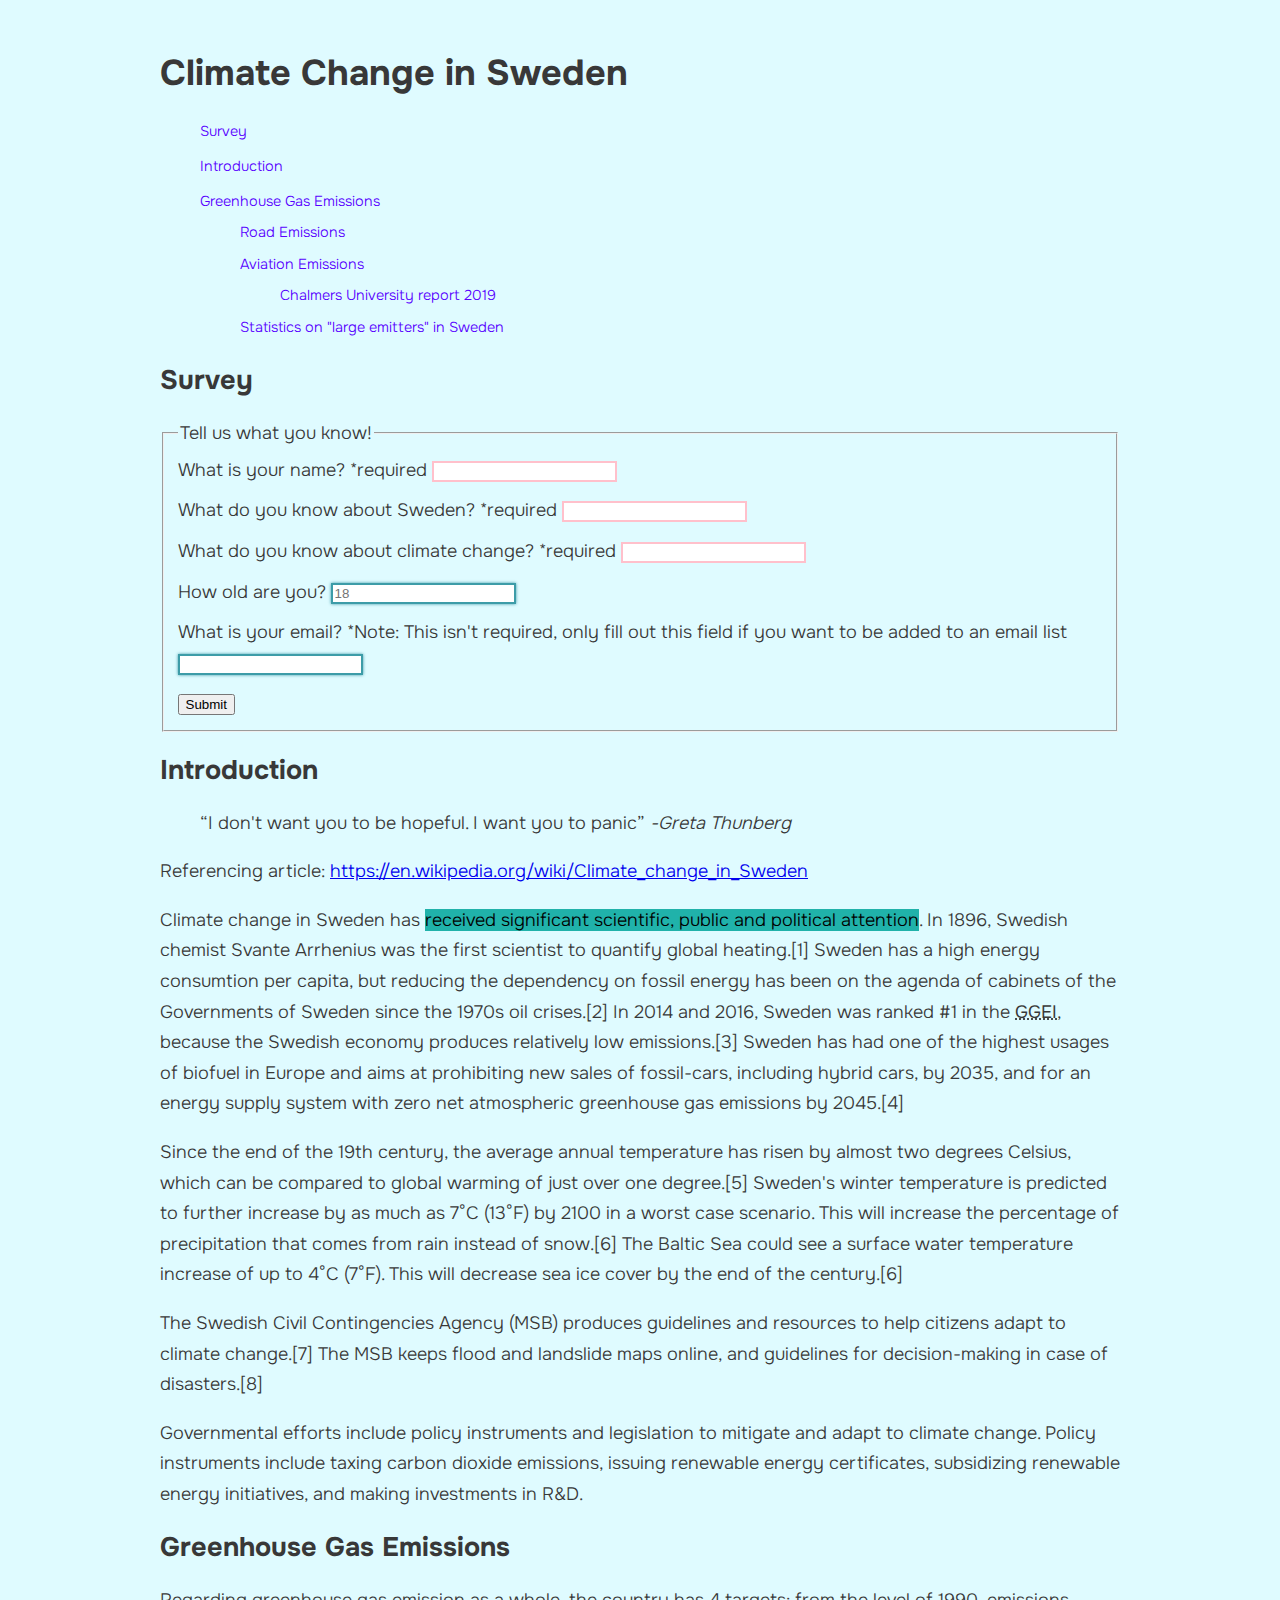
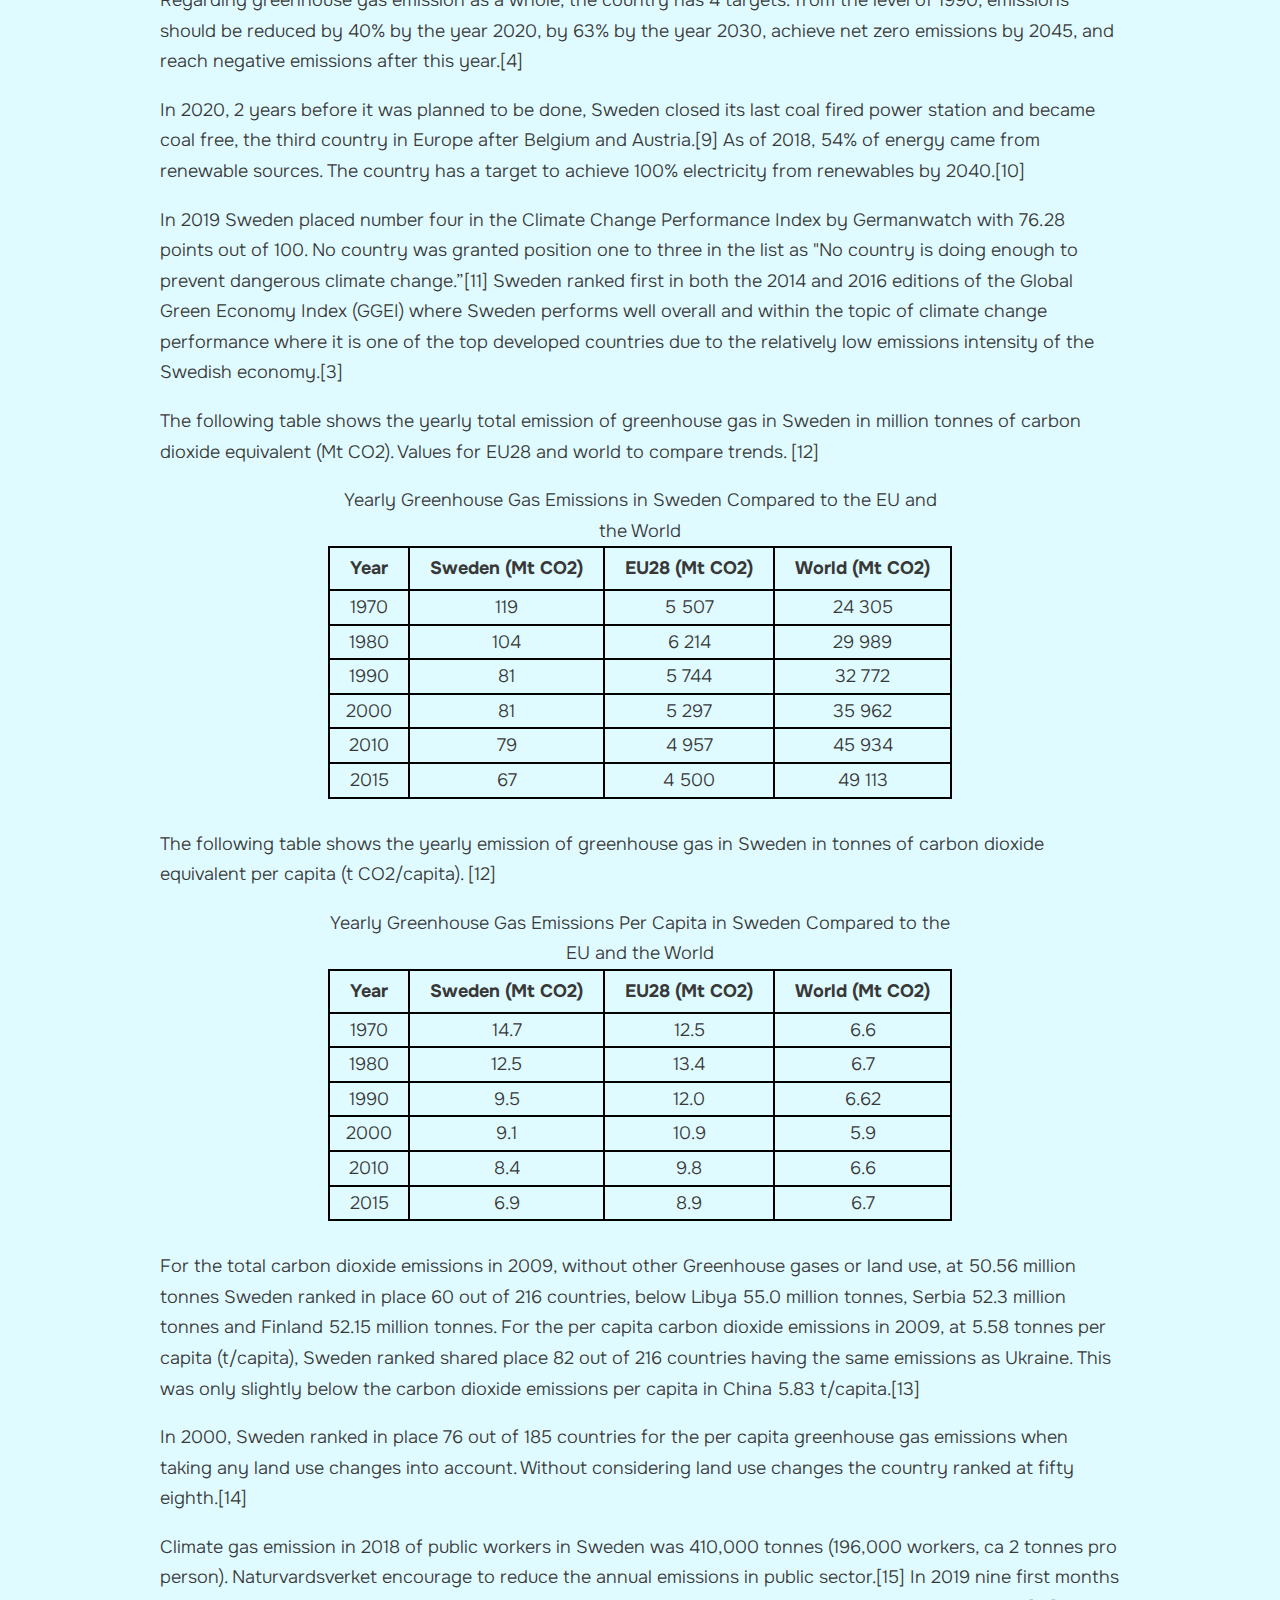
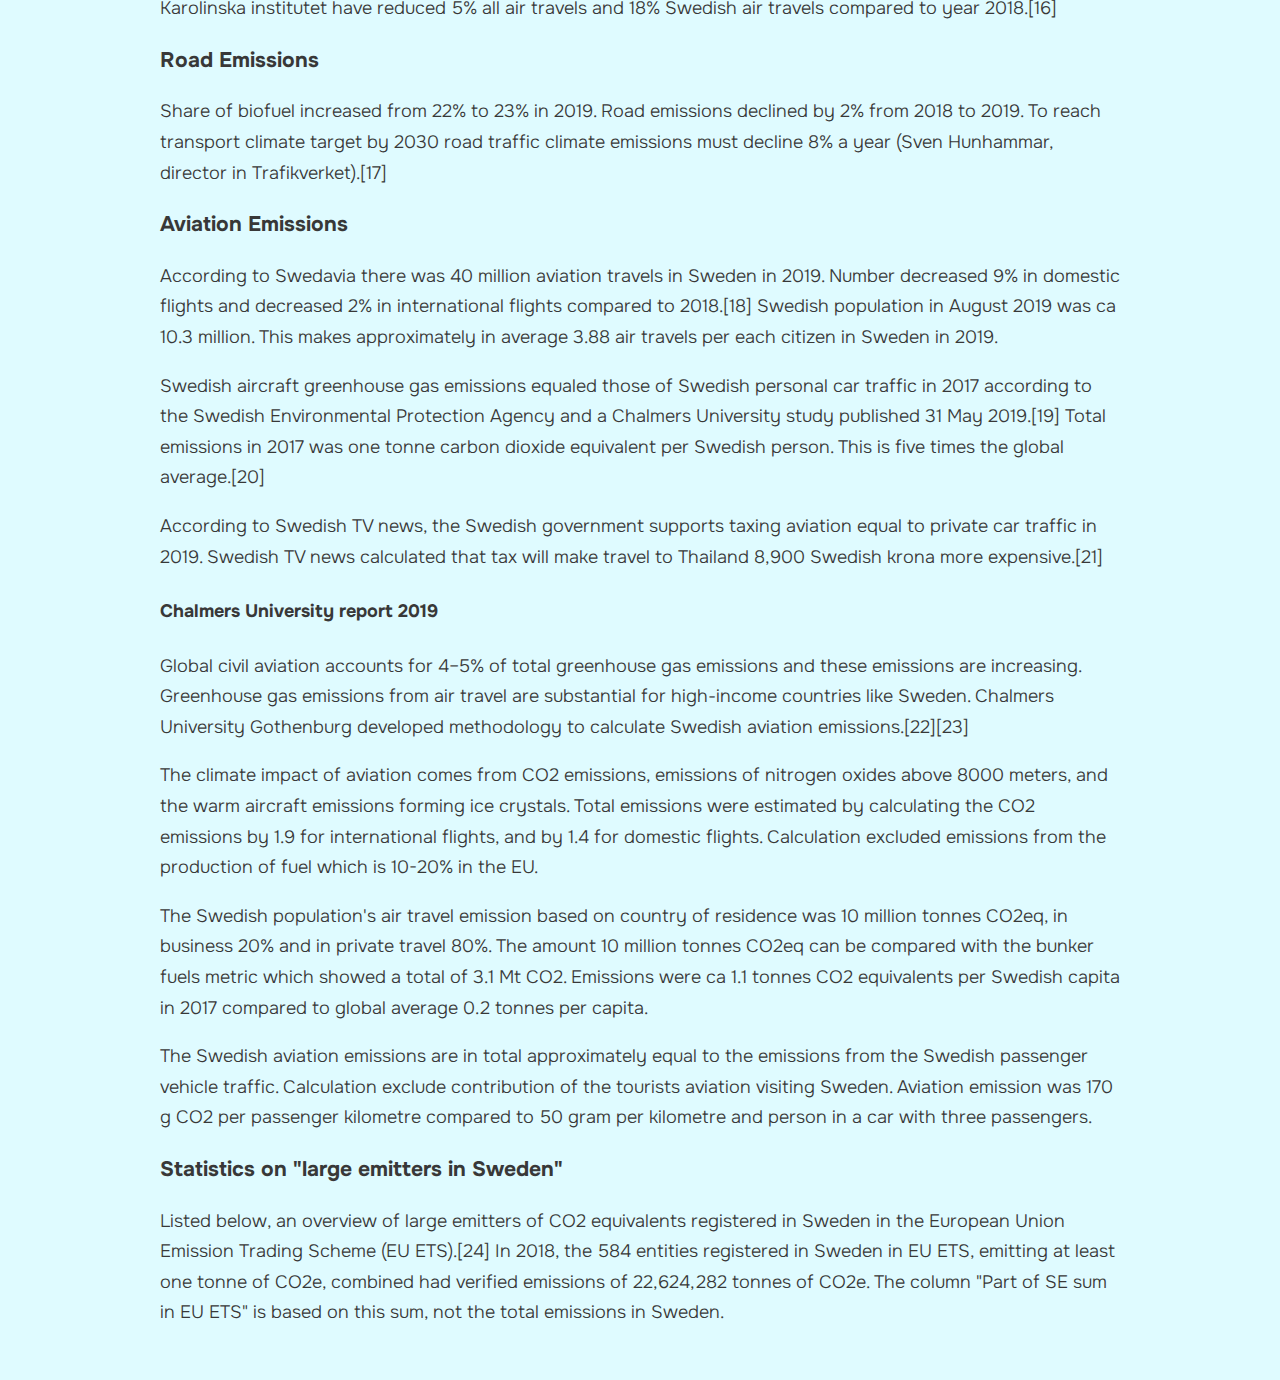
<file: lab3.html>
<!DOCTYPE html>
<html lang="en">
<head>
    <meta charset="UTF-8">
    <meta name="viewport" content="width=device-width, initial-scale=1.0">
    <link href="./css/lab3.css" rel="stylesheet">

    <title>Lab 3</title>
</head>
<body>
    <a class="skip-link" href="#maincontent">Skip to main content</a>
    <div class="container">
        <header>
            <h1>Climate Change in Sweden</h1>
        </header>

        <nav>
            <h2 class="sr-only">Article Navigation</h2>
            <ul class="nobullets">
                <li><a href="#myform">Survey</a> <span aria-hidden="true" class="material-icons">ballot</span></li>
                <li><a href="#i">Introduction</a><span aria-hidden="true" class="material-icons">arrow_right_alt</span></li>
                <li><a href="#gge">Greenhouse Gas Emissions</a> <span aria-hidden="true" class="material-icons">arrow_right_alt</span> 
                    <ul class="nobullets">
                        <li><a href="#re">Road Emissions</a></li>
                        <li><a href="#ae">Aviation Emissions</a>
                            <ul class="nobullets">
                                <li><a href="#cham">Chalmers University report 2019</a></li>
                            </ul>
                        </li>
                        <li><a href="#stats">Statistics on "large emitters" in Sweden</a></li>
                    </ul>
                </li>
            </ul>
        </nav>

        <main id="maincontent">
            <section>
                <h2 id="myform">Survey</h2>
                <form method="post">
                    <fieldset>
                        <legend>Tell us what you know!</legend>
    
                        <label for="name">
                            What is your name? *required
                            <input type="text" id="name" required>
                        </label>
    
                        <label for="know">
                            What do you know about Sweden? *required
                            <input type="text" id="know" required>
                        </label>

                        <label for="know2">
                            What do you know about climate change? *required
                            <input type="text" id="know2" required>
                        </label>
    
                        <label for="age">
                            How old are you?
                            <input type="number" id="age" placeholder="18">
                        </label>

                        <label for="your-email">
                            What is your email? *Note: This isn't required, only fill out this field if you want to be added to an email list
                            <input type="email" id="your-email">
                        </label>
    
                        <button type="submit">Submit</button>
    
                    </fieldset>
                </form>
            </section>

            <section>
                <h2 id="i">Introduction</h2>
                <blockquote cite="https://www.theguardian.com/environment/2019/jan/25/our-house-is-on-fire-greta-thunberg16-urges-leaders-to-act-on-climate">
                    <q>I don't want you to be hopeful. I want you to panic</q>
                    <cite>-Greta Thunberg</cite>
                </blockquote>
                <p>Referencing article: <a href="https://en.wikipedia.org/wiki/Climate_change_in_Sweden">https://en.wikipedia.org/wiki/Climate_change_in_Sweden</a></p>
                <p>Climate change in Sweden has <mark>received significant scientific, public and political attention</mark>. In 1896, Swedish chemist Svante Arrhenius was the first scientist to quantify global heating.[1] Sweden has a high energy consumtion per capita, but reducing the dependency on fossil energy has been on the agenda of cabinets of the Governments of Sweden since the 1970s oil crises.[2] In 2014 and 2016, Sweden was ranked #1 in the <strong><abbr title="Global Green Economy Index">GGEI</abbr></strong>, because the Swedish economy produces relatively low emissions.[3] Sweden has had one of the highest usages of biofuel in Europe and aims at prohibiting new sales of fossil-cars, including hybrid cars, by 2035, and for an energy supply system with zero net atmospheric greenhouse gas emissions by 2045.[4]</p>
                <p>Since the end of the 19th century, the average annual temperature has risen by almost two degrees Celsius, which can be compared to global warming of just over one degree.[5] Sweden's winter temperature is predicted to further increase by as much as 7°C (13°F) by 2100 in a worst case scenario. This will increase the percentage of precipitation that comes from rain instead of snow.[6] The Baltic Sea could see a surface water temperature increase of up to 4°C (7°F). This will decrease sea ice cover by the end of the century.[6]</p>
                <p>The Swedish Civil Contingencies Agency (MSB) produces guidelines and resources to help citizens adapt to climate change.[7] The MSB keeps flood and landslide maps online, and guidelines for decision-making in case of disasters.[8]</p>
                <p>Governmental efforts include policy instruments and legislation to mitigate and adapt to climate change. Policy instruments include taxing carbon dioxide emissions, issuing renewable energy certificates, subsidizing renewable energy initiatives, and making investments in R&D.</p>    
            </section>
            
            <section>
                <h2 id="gge">Greenhouse Gas Emissions</h2>
                <p>Regarding greenhouse gas emission as a whole, the country has 4 targets: from the level of 1990, emissions should be reduced by 40% by the year 2020, by 63% by the year 2030, achieve net zero emissions by 2045, and reach negative emissions after this year.[4]</p>
                <p>In 2020, 2 years before it was planned to be done, Sweden closed its last coal fired power station and became coal free, the third country in Europe after Belgium and Austria.[9] As of 2018, 54% of energy came from renewable sources. The country has a target to achieve 100% electricity from renewables by 2040.[10]</p>
                <p>In 2019 Sweden placed number four in the Climate Change Performance Index by Germanwatch with 76.28 points out of 100. No country was granted position one to three in the list as "No country is doing enough to prevent dangerous climate change.”[11] Sweden ranked first in both the 2014 and 2016 editions of the Global Green Economy Index (GGEI) where Sweden performs well overall and within the topic of climate change performance where it is one of the top developed countries due to the relatively low emissions intensity of the Swedish economy.[3]</p>
                <p>The following table shows the yearly total emission of greenhouse gas in Sweden in million tonnes of carbon dioxide equivalent (Mt CO2). Values for EU28 and world to compare trends. [12]</p>
                <table>
                    <caption>Yearly Greenhouse Gas Emissions in Sweden Compared to the EU and the World</caption>
                    <thead>
                        <tr>
                            <th scope="col">Year</th>
                            <th scope="col">Sweden (Mt CO2)</th>
                            <th scope="col">EU28 (Mt CO2)</th>
                            <th scope="col">World (Mt CO2)</th>
                        </tr>
                    </thead>
                    <tbody>
                        <tr>
                            <td>1970</td>
                            <td>119</td>
                            <td>5 507</td>
                            <td>24 305</td>
                        </tr>
                        <tr>
                            <td>1980</td>
                            <td>104</td>
                            <td>6 214</td>
                            <td>29 989</td>
                        </tr>
                        <tr>
                            <td>1990</td>
                            <td>81</td>
                            <td>5 744</td>
                            <td>32 772</td>
                        </tr>
                        <tr>
                            <td>2000</td>
                            <td>81</td>
                            <td>5 297</td>
                            <td>35 962</td>
                        </tr>
                        <tr>
                            <td>2010</td>
                            <td>79</td>
                            <td>4 957</td>
                            <td>45 934</td>
                        </tr>
                        <tr>
                            <td>2015</td>
                            <td>67</td>
                            <td>4 500</td>
                            <td>49 113</td>
                        </tr>
                    </tbody>
                </table>
                <p>The following table shows the yearly emission of greenhouse gas in Sweden in tonnes of carbon dioxide equivalent per capita (t CO2/capita). [12]</p>
                <table>
                    <caption>Yearly Greenhouse Gas Emissions Per Capita in Sweden Compared to the EU and the World</caption>
                    <thead>
                        <tr>
                            <th scope="col">Year</th>
                            <th scope="col">Sweden (Mt CO2)</th>
                            <th scope="col">EU28 (Mt CO2)</th>
                            <th scope="col">World (Mt CO2)</th>
                        </tr>
                    </thead>
                    <tbody>
                        <tr>
                            <td>1970</td>
                            <td>14.7</td>
                            <td>12.5</td>
                            <td>6.6</td>
                        </tr>
                        <tr>
                            <td>1980</td>
                            <td>12.5</td>
                            <td>13.4</td>
                            <td>6.7</td>
                        </tr>
                        <tr>
                            <td>1990</td>
                            <td>9.5</td>
                            <td>12.0</td>
                            <td>6.62</td>
                        </tr>
                        <tr>
                            <td>2000</td>
                            <td>9.1</td>
                            <td>10.9</td>
                            <td>5.9</td>
                        </tr>
                        <tr>
                            <td>2010</td>
                            <td>8.4</td>
                            <td>9.8</td>
                            <td>6.6</td>
                        </tr>
                        <tr>
                            <td>2015</td>
                            <td>6.9</td>
                            <td>8.9</td>
                            <td>6.7</td>
                        </tr>
                    </tbody>
                </table>
                <p>For the total carbon dioxide emissions in 2009, without other Greenhouse gases or land use, at 50.56 million tonnes Sweden ranked in place 60 out of 216 countries, below Libya 55.0 million tonnes, Serbia 52.3 million tonnes and Finland 52.15 million tonnes. For the per capita carbon dioxide emissions in 2009, at 5.58 tonnes per capita (t/capita), Sweden ranked shared place 82 out of 216 countries having the same emissions as Ukraine. This was only slightly below the carbon dioxide emissions per capita in China 5.83 t/capita.[13]</p>
                <p>In 2000, Sweden ranked in place 76 out of 185 countries for the per capita greenhouse gas emissions when taking any land use changes into account. Without considering land use changes the country ranked at fifty eighth.[14]</p>
                <p>Climate gas emission in 2018 of public workers in Sweden was 410,000 tonnes (196,000 workers, ca 2 tonnes pro person). Naturvardsverket encourage to reduce the annual emissions in public sector.[15] In 2019 nine first months Karolinska institutet have reduced 5% all air travels and 18% Swedish air travels compared to year 2018.[16]</p>
                
                <h3 id="re">Road Emissions</h3>
                <p>Share of biofuel increased from 22% to 23% in 2019. Road emissions declined by 2% from 2018 to 2019. To reach transport climate target by 2030 road traffic climate emissions must decline 8% a year (Sven Hunhammar, director in Trafikverket).[17]</p>
                
                <h3 id="ae">Aviation Emissions</h3>
                <p>According to Swedavia there was 40 million aviation travels in Sweden in 2019. Number decreased 9% in domestic flights and decreased 2% in international flights compared to 2018.[18] Swedish population in August 2019 was ca 10.3 million. This makes approximately in average 3.88 air travels per each citizen in Sweden in 2019.</p>
                <p>Swedish aircraft greenhouse gas emissions equaled those of Swedish personal car traffic in 2017 according to the Swedish Environmental Protection Agency and a Chalmers University study published 31 May 2019.[19] Total emissions in 2017 was one tonne carbon dioxide equivalent per Swedish person. This is five times the global average.[20]</p>
                <p>According to Swedish TV news, the Swedish government supports taxing aviation equal to private car traffic in 2019. Swedish TV news calculated that tax will make travel to Thailand 8,900 Swedish krona more expensive.[21]</p>
            
                <h4 id="cham">Chalmers University report 2019</h4>
                <p>Global civil aviation accounts for 4–5% of total greenhouse gas emissions and these emissions are increasing. Greenhouse gas emissions from air travel are substantial for high-income countries like Sweden. Chalmers University Gothenburg developed methodology to calculate Swedish aviation emissions.[22][23]</p>
                <p>The climate impact of aviation comes from CO2 emissions, emissions of nitrogen oxides above 8000 meters, and the warm aircraft emissions forming ice crystals. Total emissions were estimated by calculating the CO2 emissions by 1.9 for international flights, and by 1.4 for domestic flights. Calculation excluded emissions from the production of fuel which is 10-20% in the EU.</p>
                <p>The Swedish population's air travel emission based on country of residence was 10 million tonnes CO2eq, in business 20% and in private travel 80%. The amount 10 million tonnes CO2eq can be compared with the bunker fuels metric which showed a total of 3.1 Mt CO2. Emissions were ca 1.1 tonnes CO2 equivalents per Swedish capita in 2017 compared to global average 0.2 tonnes per capita.</p>
                <p>The Swedish aviation emissions are in total approximately equal to the emissions from the Swedish passenger vehicle traffic. Calculation exclude contribution of the tourists aviation visiting Sweden. Aviation emission was 170 g CO2 per passenger kilometre compared to 50 gram per kilometre and person in a car with three passengers.</p>

                <h3 id="stats">Statistics on "large emitters in Sweden"</h3>
                <p>Listed below, an overview of large emitters of CO2 equivalents registered in Sweden in the European Union Emission Trading Scheme (EU ETS).[24] In 2018, the 584 entities registered in Sweden in EU ETS, emitting at least one tonne of CO2e, combined had verified emissions of 22,624,282 tonnes of CO2e. The column "Part of SE sum in EU ETS" is based on this sum, not the total emissions in Sweden.</p>
            </section>
        </main>
    </div>
</body>
</html>
</file>
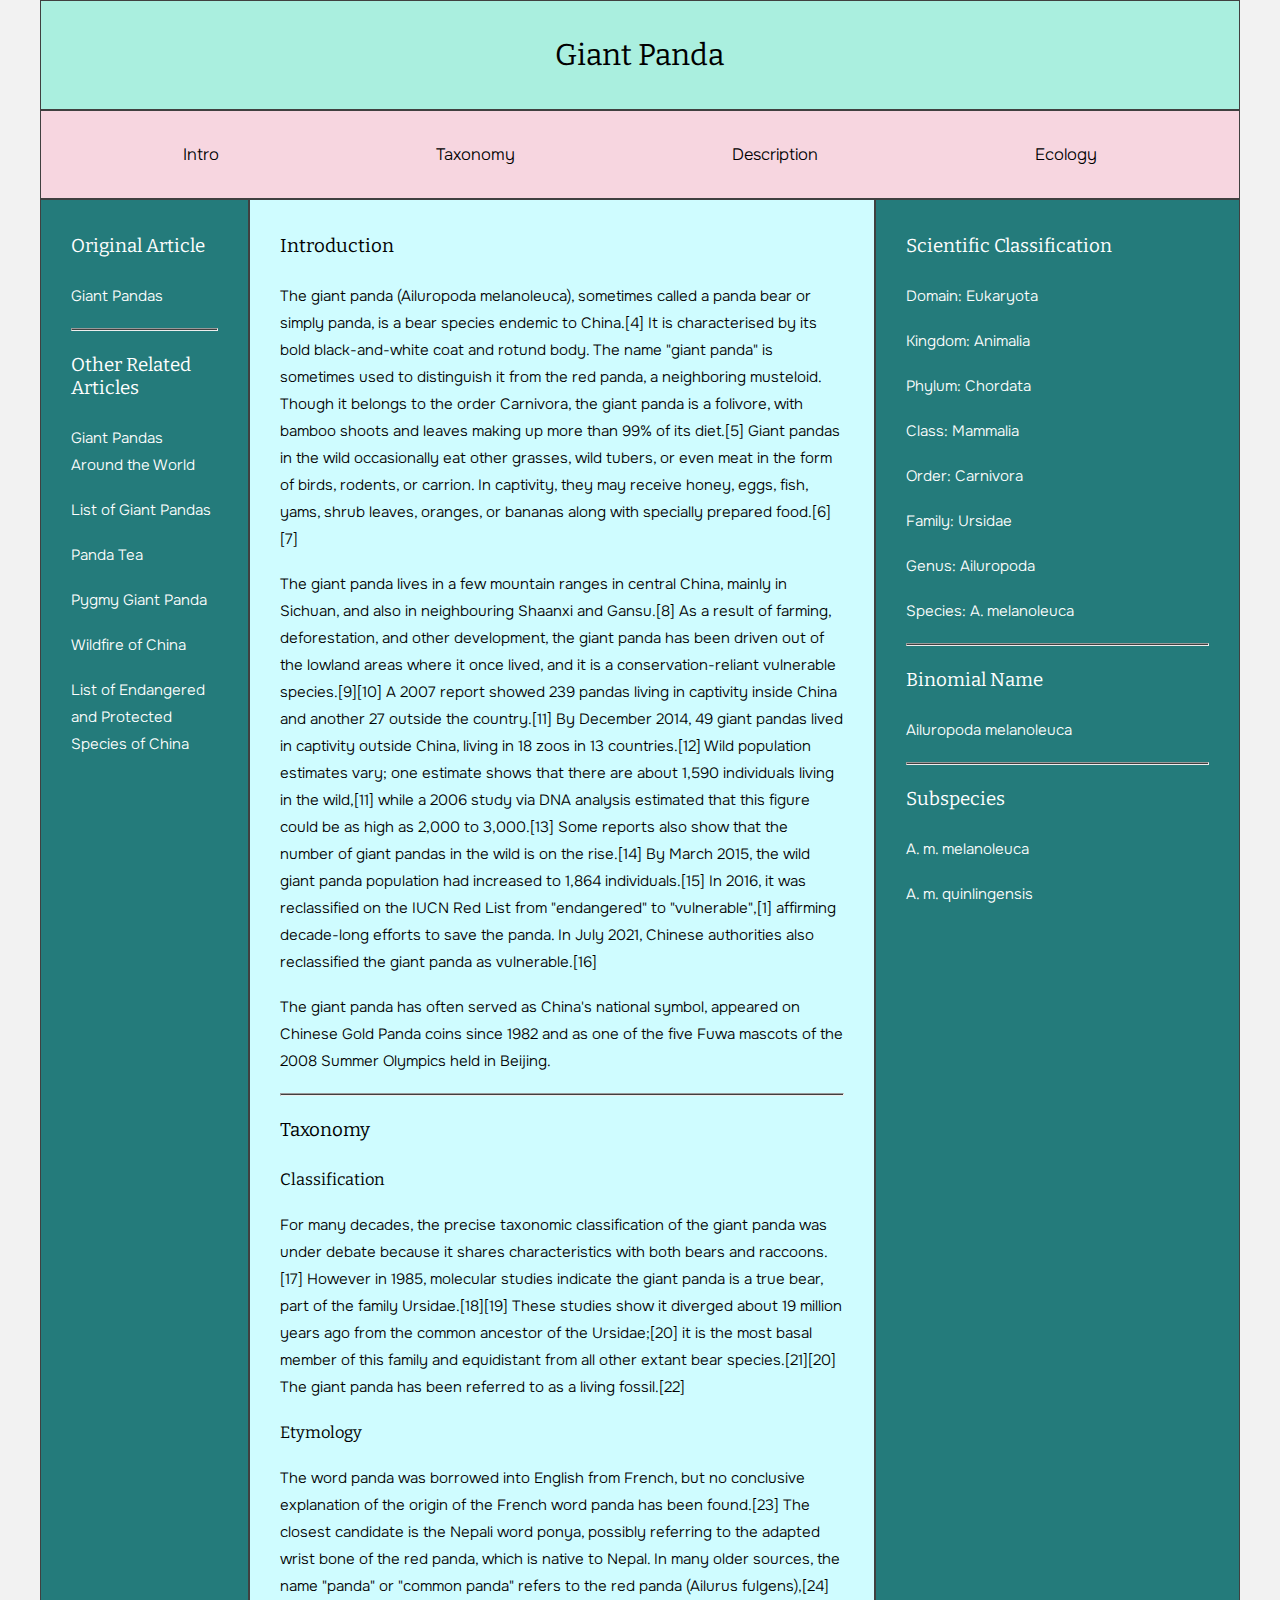
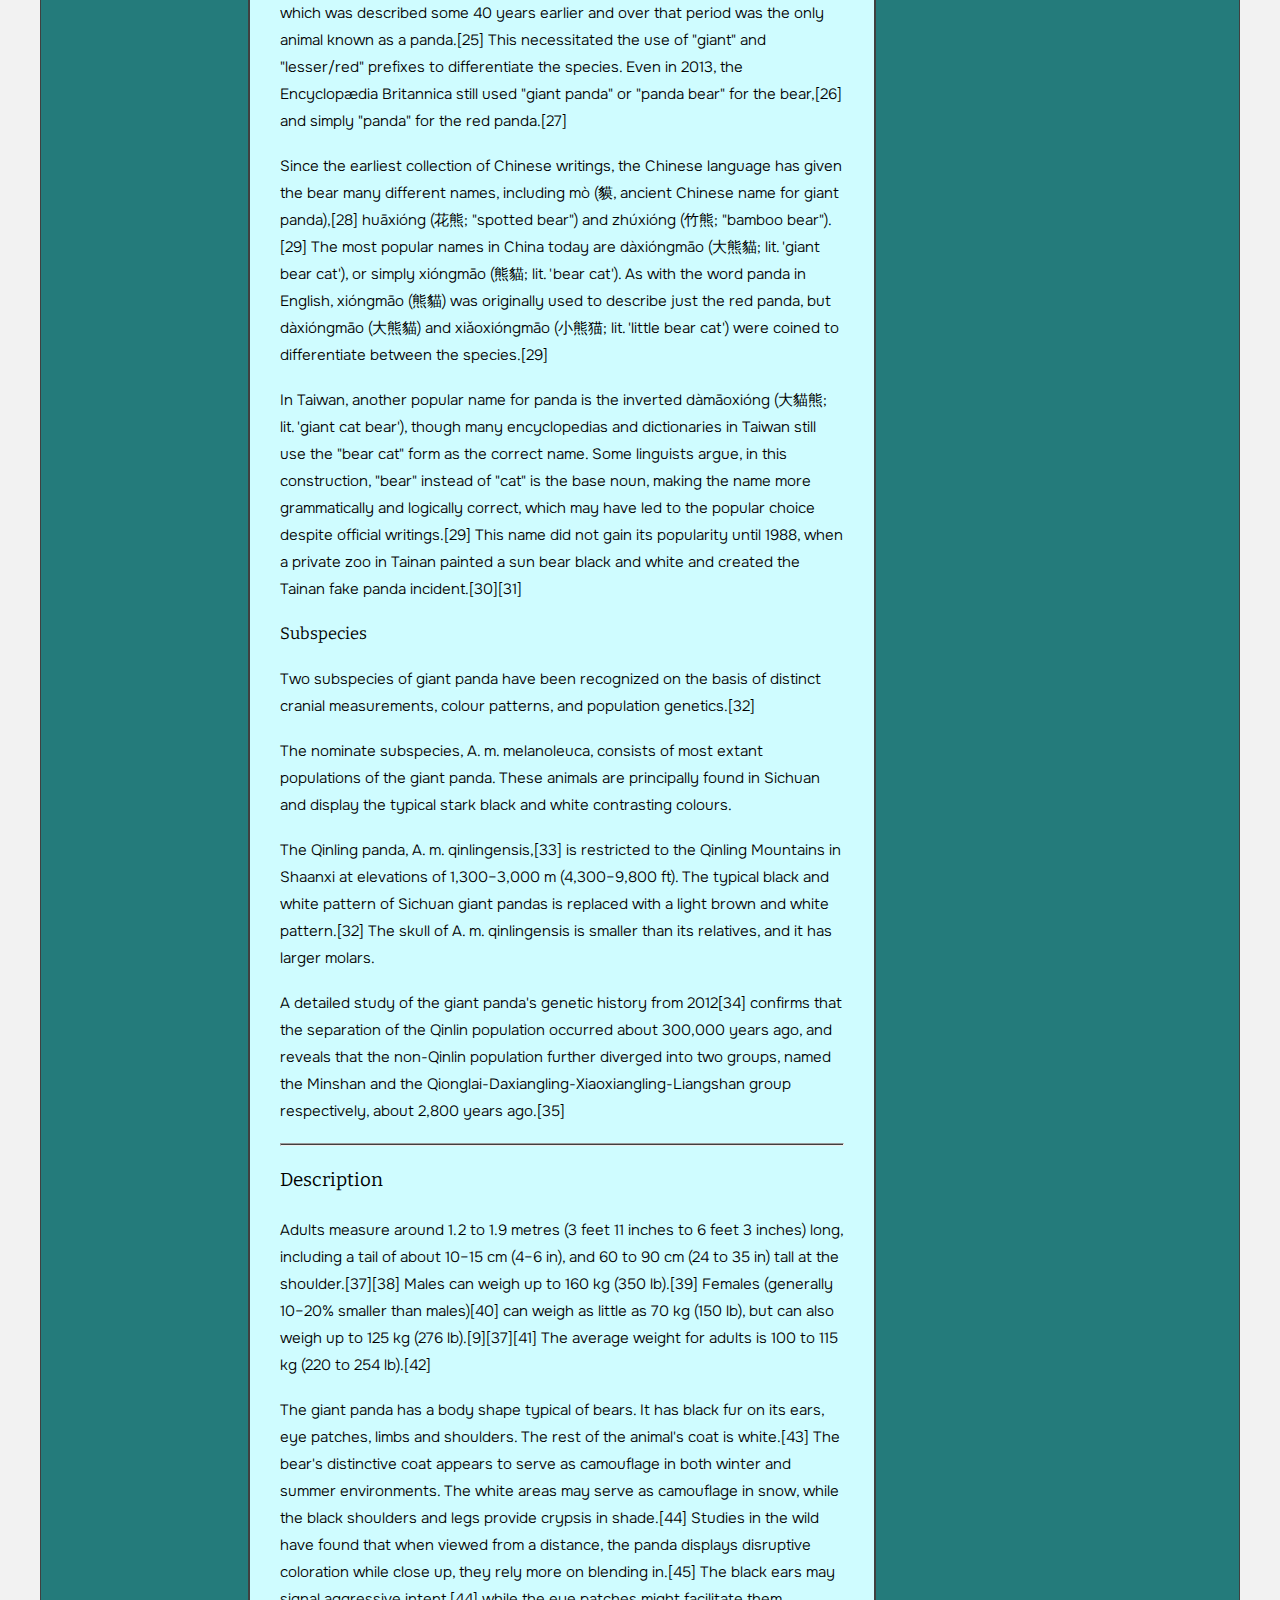
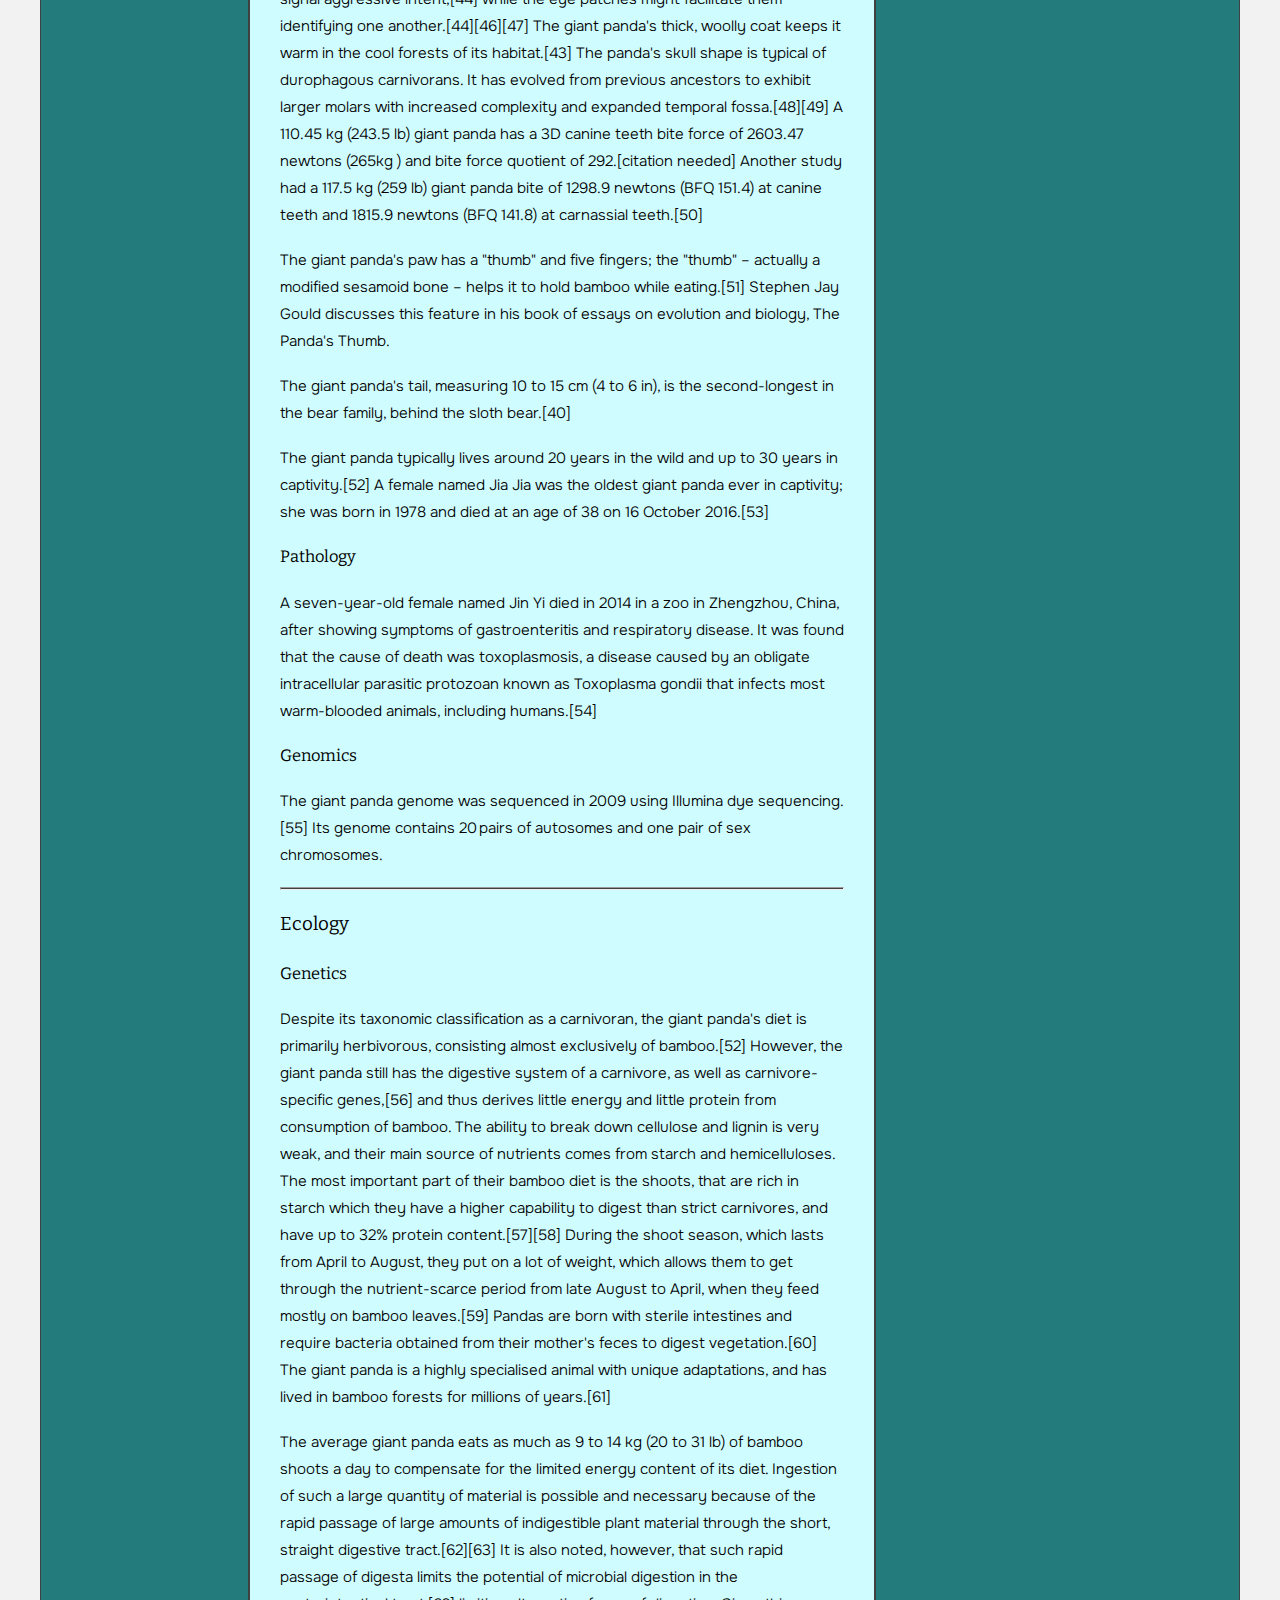
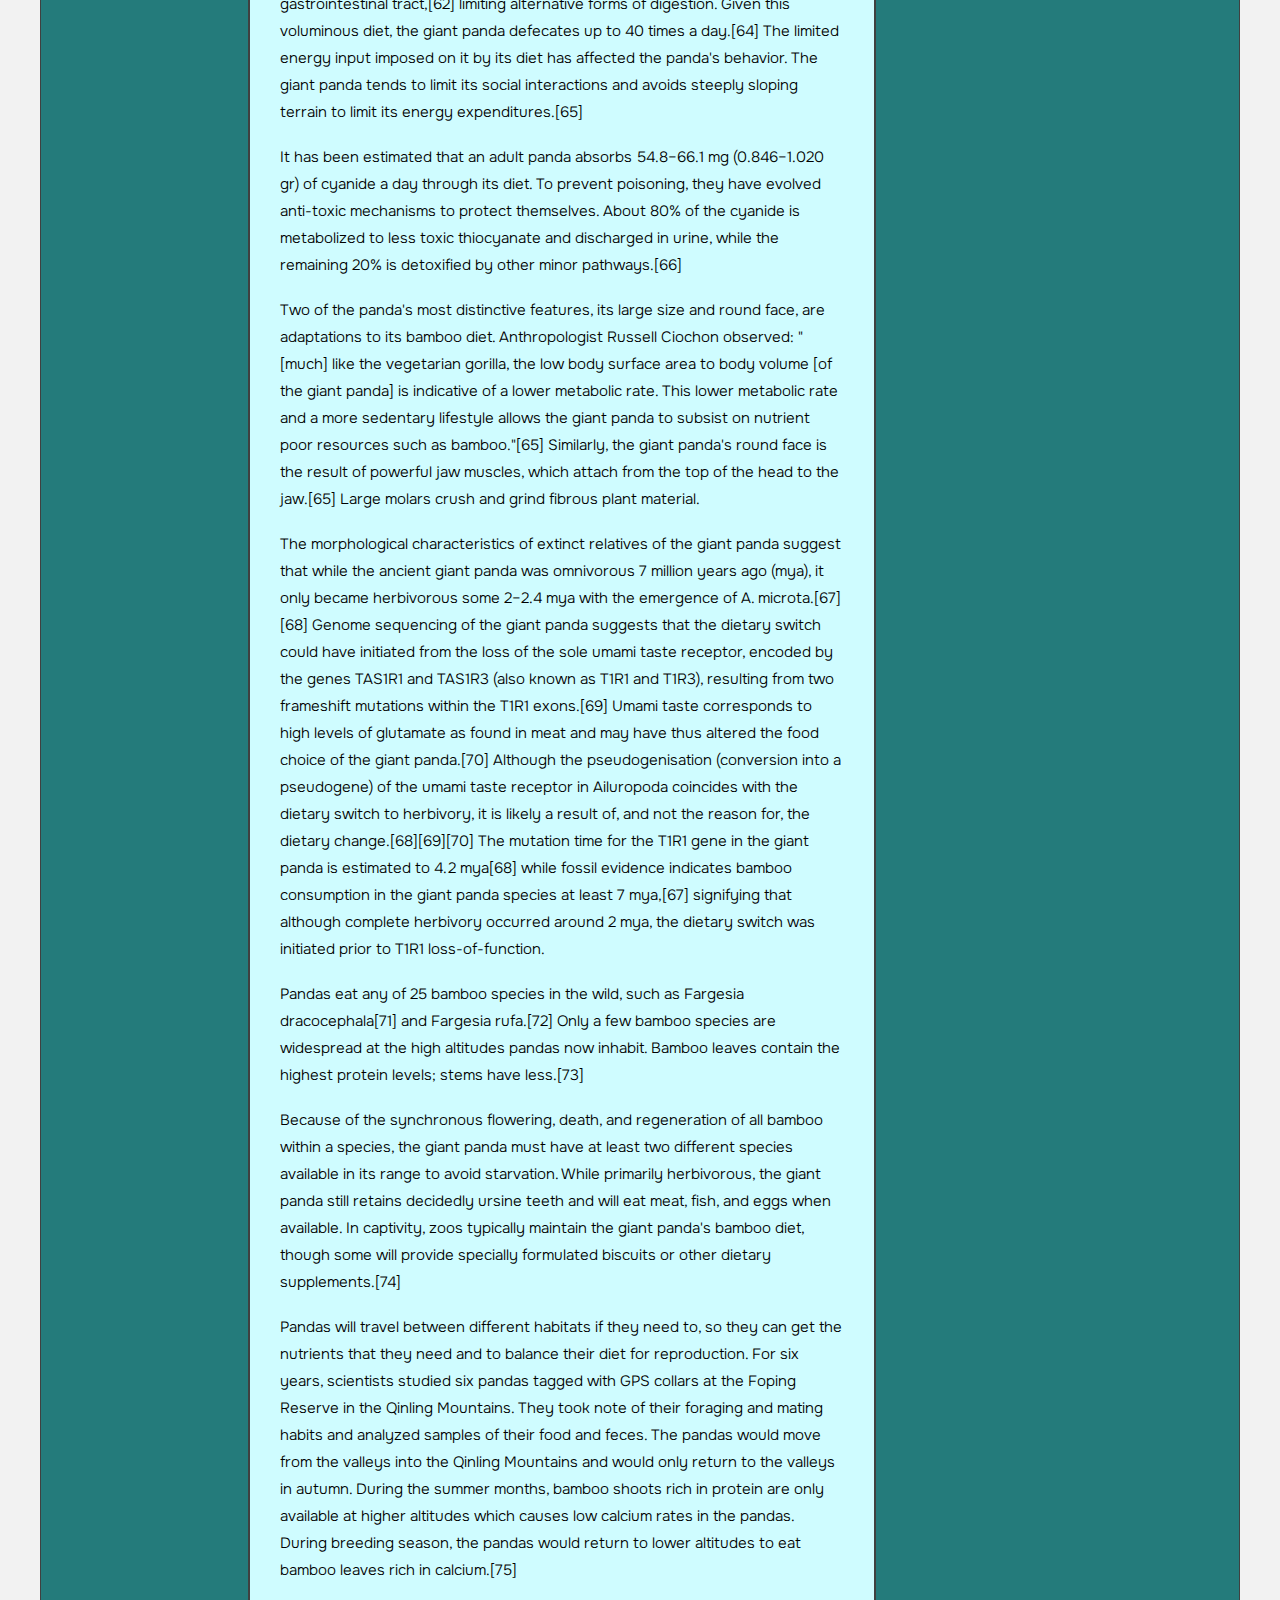
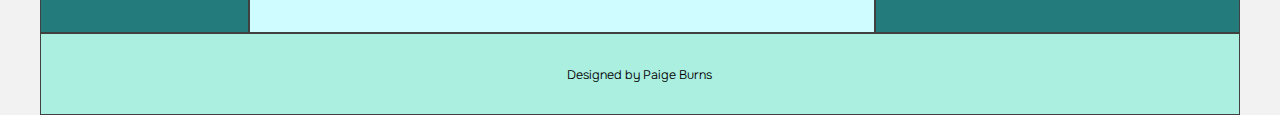
<file: lab4.html>
<!DOCTYPE html>
<html lang="en">
    <head>
        <meta charset="UTF-8">
        <meta name="viewport" content="width=device-width, initial-scale=1.0">
        <meta http-equiv="X-UA-Compatible" content="ie=edge">
        <title>Lab 4</title>
        <link href="css/lab4.css" rel="stylesheet">
    </head>

    <body>
        <div class="container">

            <header>
                <h1>Giant Panda</h1>
            </header>

            <nav>
                <h2 class="sr-only">Article Navigation</h2>
                <ul>
                    <li><a href="#i">Intro</a></li>
                    <li><a href="#tax">Taxonomy</a></li>
                    <li><a href="#des">Description</a></li>
                    <li><a href="#eco">Ecology</a></li>
                </ul>
            </nav>

            <main>
                <section>
                    <h2 id="i">Introduction</h2>
                    <p>The giant panda (Ailuropoda melanoleuca), sometimes called a panda bear or simply panda, is a bear species endemic to China.[4] It is characterised by its bold black-and-white coat and rotund body. The name "giant panda" is sometimes used to distinguish it from the red panda, a neighboring musteloid. Though it belongs to the order Carnivora, the giant panda is a folivore, with bamboo shoots and leaves making up more than 99% of its diet.[5] Giant pandas in the wild occasionally eat other grasses, wild tubers, or even meat in the form of birds, rodents, or carrion. In captivity, they may receive honey, eggs, fish, yams, shrub leaves, oranges, or bananas along with specially prepared food.[6][7]</p>
                    <p>The giant panda lives in a few mountain ranges in central China, mainly in Sichuan, and also in neighbouring Shaanxi and Gansu.[8] As a result of farming, deforestation, and other development, the giant panda has been driven out of the lowland areas where it once lived, and it is a conservation-reliant vulnerable species.[9][10] A 2007 report showed 239 pandas living in captivity inside China and another 27 outside the country.[11] By December 2014, 49 giant pandas lived in captivity outside China, living in 18 zoos in 13 countries.[12] Wild population estimates vary; one estimate shows that there are about 1,590 individuals living in the wild,[11] while a 2006 study via DNA analysis estimated that this figure could be as high as 2,000 to 3,000.[13] Some reports also show that the number of giant pandas in the wild is on the rise.[14] By March 2015, the wild giant panda population had increased to 1,864 individuals.[15] In 2016, it was reclassified on the IUCN Red List from "endangered" to "vulnerable",[1] affirming decade-long efforts to save the panda. In July 2021, Chinese authorities also reclassified the giant panda as vulnerable.[16]</p>
                    <p>The giant panda has often served as China's national symbol, appeared on Chinese Gold Panda coins since 1982 and as one of the five Fuwa mascots of the 2008 Summer Olympics held in Beijing.</p>

                    <hr>

                    <h2 id="tax">Taxonomy</h2>
                    <h3>Classification</h3>
                    <p>For many decades, the precise taxonomic classification of the giant panda was under debate because it shares characteristics with both bears and raccoons.[17] However in 1985, molecular studies indicate the giant panda is a true bear, part of the family Ursidae.[18][19] These studies show it diverged about 19 million years ago from the common ancestor of the Ursidae;[20] it is the most basal member of this family and equidistant from all other extant bear species.[21][20] The giant panda has been referred to as a living fossil.[22]</p>
                    <h3>Etymology</h3>
                    <p>The word panda was borrowed into English from French, but no conclusive explanation of the origin of the French word panda has been found.[23] The closest candidate is the Nepali word ponya, possibly referring to the adapted wrist bone of the red panda, which is native to Nepal. In many older sources, the name "panda" or "common panda" refers to the red panda (Ailurus fulgens),[24] which was described some 40 years earlier and over that period was the only animal known as a panda.[25] This necessitated the use of "giant" and "lesser/red" prefixes to differentiate the species. Even in 2013, the Encyclopædia Britannica still used "giant panda" or "panda bear" for the bear,[26] and simply "panda" for the red panda.[27]</p>
                    <p>Since the earliest collection of Chinese writings, the Chinese language has given the bear many different names, including mò (貘, ancient Chinese name for giant panda),[28] huāxióng (花熊; "spotted bear") and zhúxióng (竹熊; "bamboo bear").[29] The most popular names in China today are dàxióngmāo (大熊貓; lit. 'giant bear cat'), or simply xióngmāo (熊貓; lit. 'bear cat'). As with the word panda in English, xióngmāo (熊貓) was originally used to describe just the red panda, but dàxióngmāo (大熊貓) and xiǎoxióngmāo (小熊猫; lit. 'little bear cat') were coined to differentiate between the species.[29]</p>
                    <p>In Taiwan, another popular name for panda is the inverted dàmāoxióng (大貓熊; lit. 'giant cat bear'), though many encyclopedias and dictionaries in Taiwan still use the "bear cat" form as the correct name. Some linguists argue, in this construction, "bear" instead of "cat" is the base noun, making the name more grammatically and logically correct, which may have led to the popular choice despite official writings.[29] This name did not gain its popularity until 1988, when a private zoo in Tainan painted a sun bear black and white and created the Tainan fake panda incident.[30][31]</p>
                    <h3>Subspecies</h3>
                    <p>Two subspecies of giant panda have been recognized on the basis of distinct cranial measurements, colour patterns, and population genetics.[32]</p>
                    <p>The nominate subspecies, A. m. melanoleuca, consists of most extant populations of the giant panda. These animals are principally found in Sichuan and display the typical stark black and white contrasting colours.</p>
                    <p>The Qinling panda, A. m. qinlingensis,[33] is restricted to the Qinling Mountains in Shaanxi at elevations of 1,300–3,000 m (4,300–9,800 ft). The typical black and white pattern of Sichuan giant pandas is replaced with a light brown and white pattern.[32] The skull of A. m. qinlingensis is smaller than its relatives, and it has larger molars.</p>
                    <p>A detailed study of the giant panda's genetic history from 2012[34] confirms that the separation of the Qinlin population occurred about 300,000 years ago, and reveals that the non-Qinlin population further diverged into two groups, named the Minshan and the Qionglai-Daxiangling-Xiaoxiangling-Liangshan group respectively, about 2,800 years ago.[35]</p>

                    <hr>

                    <h2 id="des">Description</h2>
                    <p>Adults measure around 1.2 to 1.9 metres (3 feet 11 inches to 6 feet 3 inches) long, including a tail of about 10–15 cm (4–6 in), and 60 to 90 cm (24 to 35 in) tall at the shoulder.[37][38] Males can weigh up to 160 kg (350 lb).[39] Females (generally 10–20% smaller than males)[40] can weigh as little as 70 kg (150 lb), but can also weigh up to 125 kg (276 lb).[9][37][41] The average weight for adults is 100 to 115 kg (220 to 254 lb).[42]</p>
                    <p>The giant panda has a body shape typical of bears. It has black fur on its ears, eye patches, limbs and shoulders. The rest of the animal's coat is white.[43] The bear's distinctive coat appears to serve as camouflage in both winter and summer environments. The white areas may serve as camouflage in snow, while the black shoulders and legs provide crypsis in shade.[44] Studies in the wild have found that when viewed from a distance, the panda displays disruptive coloration while close up, they rely more on blending in.[45] The black ears may signal aggressive intent,[44] while the eye patches might facilitate them identifying one another.[44][46][47] The giant panda's thick, woolly coat keeps it warm in the cool forests of its habitat.[43] The panda's skull shape is typical of durophagous carnivorans. It has evolved from previous ancestors to exhibit larger molars with increased complexity and expanded temporal fossa.[48][49] A 110.45 kg (243.5 lb) giant panda has a 3D canine teeth bite force of 2603.47 newtons (265kg ) and bite force quotient of 292.[citation needed] Another study had a 117.5 kg (259 lb) giant panda bite of 1298.9 newtons (BFQ 151.4) at canine teeth and 1815.9 newtons (BFQ 141.8) at carnassial teeth.[50]</p>
                    <p>The giant panda's paw has a "thumb" and five fingers; the "thumb" – actually a modified sesamoid bone – helps it to hold bamboo while eating.[51] Stephen Jay Gould discusses this feature in his book of essays on evolution and biology, The Panda's Thumb.</p>
                    <p>The giant panda's tail, measuring 10 to 15 cm (4 to 6 in), is the second-longest in the bear family, behind the sloth bear.[40]</p>
                    <p>The giant panda typically lives around 20 years in the wild and up to 30 years in captivity.[52] A female named Jia Jia was the oldest giant panda ever in captivity; she was born in 1978 and died at an age of 38 on 16 October 2016.[53]</p>
                    <h3>Pathology</h3>
                    <p>A seven-year-old female named Jin Yi died in 2014 in a zoo in Zhengzhou, China, after showing symptoms of gastroenteritis and respiratory disease. It was found that the cause of death was toxoplasmosis, a disease caused by an obligate intracellular parasitic protozoan known as Toxoplasma gondii that infects most warm-blooded animals, including humans.[54]</p>
                    <h3>Genomics</h3>
                    <p>The giant panda genome was sequenced in 2009 using Illumina dye sequencing.[55] Its genome contains 20 pairs of autosomes and one pair of sex chromosomes.</p>

                    <hr>

                    <h2 id="eco">Ecology</h2>
                    <h3>Genetics</h3>
                    <p>Despite its taxonomic classification as a carnivoran, the giant panda's diet is primarily herbivorous, consisting almost exclusively of bamboo.[52] However, the giant panda still has the digestive system of a carnivore, as well as carnivore-specific genes,[56] and thus derives little energy and little protein from consumption of bamboo. The ability to break down cellulose and lignin is very weak, and their main source of nutrients comes from starch and hemicelluloses. The most important part of their bamboo diet is the shoots, that are rich in starch which they have a higher capability to digest than strict carnivores, and have up to 32% protein content.[57][58] During the shoot season, which lasts from April to August, they put on a lot of weight, which allows them to get through the nutrient-scarce period from late August to April, when they feed mostly on bamboo leaves.[59] Pandas are born with sterile intestines and require bacteria obtained from their mother's feces to digest vegetation.[60] The giant panda is a highly specialised animal with unique adaptations, and has lived in bamboo forests for millions of years.[61]</p>
                    <p>The average giant panda eats as much as 9 to 14 kg (20 to 31 lb) of bamboo shoots a day to compensate for the limited energy content of its diet. Ingestion of such a large quantity of material is possible and necessary because of the rapid passage of large amounts of indigestible plant material through the short, straight digestive tract.[62][63] It is also noted, however, that such rapid passage of digesta limits the potential of microbial digestion in the gastrointestinal tract,[62] limiting alternative forms of digestion. Given this voluminous diet, the giant panda defecates up to 40 times a day.[64] The limited energy input imposed on it by its diet has affected the panda's behavior. The giant panda tends to limit its social interactions and avoids steeply sloping terrain to limit its energy expenditures.[65]</p>
                    <p>It has been estimated that an adult panda absorbs 54.8–66.1 mg (0.846–1.020 gr) of cyanide a day through its diet. To prevent poisoning, they have evolved anti-toxic mechanisms to protect themselves. About 80% of the cyanide is metabolized to less toxic thiocyanate and discharged in urine, while the remaining 20% is detoxified by other minor pathways.[66]</p>
                    <p>Two of the panda's most distinctive features, its large size and round face, are adaptations to its bamboo diet. Anthropologist Russell Ciochon observed: "[much] like the vegetarian gorilla, the low body surface area to body volume [of the giant panda] is indicative of a lower metabolic rate. This lower metabolic rate and a more sedentary lifestyle allows the giant panda to subsist on nutrient poor resources such as bamboo."[65] Similarly, the giant panda's round face is the result of powerful jaw muscles, which attach from the top of the head to the jaw.[65] Large molars crush and grind fibrous plant material.</p>
                    <p>The morphological characteristics of extinct relatives of the giant panda suggest that while the ancient giant panda was omnivorous 7 million years ago (mya), it only became herbivorous some 2–2.4 mya with the emergence of A. microta.[67][68] Genome sequencing of the giant panda suggests that the dietary switch could have initiated from the loss of the sole umami taste receptor, encoded by the genes TAS1R1 and TAS1R3 (also known as T1R1 and T1R3), resulting from two frameshift mutations within the T1R1 exons.[69] Umami taste corresponds to high levels of glutamate as found in meat and may have thus altered the food choice of the giant panda.[70] Although the pseudogenisation (conversion into a pseudogene) of the umami taste receptor in Ailuropoda coincides with the dietary switch to herbivory, it is likely a result of, and not the reason for, the dietary change.[68][69][70] The mutation time for the T1R1 gene in the giant panda is estimated to 4.2 mya[68] while fossil evidence indicates bamboo consumption in the giant panda species at least 7 mya,[67] signifying that although complete herbivory occurred around 2 mya, the dietary switch was initiated prior to T1R1 loss-of-function.</p>
                    <p>Pandas eat any of 25 bamboo species in the wild, such as Fargesia dracocephala[71] and Fargesia rufa.[72] Only a few bamboo species are widespread at the high altitudes pandas now inhabit. Bamboo leaves contain the highest protein levels; stems have less.[73]</p>
                    <p>Because of the synchronous flowering, death, and regeneration of all bamboo within a species, the giant panda must have at least two different species available in its range to avoid starvation. While primarily herbivorous, the giant panda still retains decidedly ursine teeth and will eat meat, fish, and eggs when available. In captivity, zoos typically maintain the giant panda's bamboo diet, though some will provide specially formulated biscuits or other dietary supplements.[74]</p>
                    <p>Pandas will travel between different habitats if they need to, so they can get the nutrients that they need and to balance their diet for reproduction. For six years, scientists studied six pandas tagged with GPS collars at the Foping Reserve in the Qinling Mountains. They took note of their foraging and mating habits and analyzed samples of their food and feces. The pandas would move from the valleys into the Qinling Mountains and would only return to the valleys in autumn. During the summer months, bamboo shoots rich in protein are only available at higher altitudes which causes low calcium rates in the pandas. During breeding season, the pandas would return to lower altitudes to eat bamboo leaves rich in calcium.[75]</p>
                </section>
            </main>

            <aside id="side1">
                <h2>Original Article</h2>
                <p><a href="https://en.wikipedia.org/wiki/Giant_panda" class="white">Giant Pandas</a></p>

                <hr class="side">

                <h2>Other Related Articles</h2>
                <p><a href="https://en.wikipedia.org/wiki/Giant_pandas_around_the_world" class="white">Giant Pandas Around the World</a></p>
                <p><a href="https://en.wikipedia.org/wiki/List_of_giant_pandas" class="white">List of Giant Pandas</a></p>
                <p><a href="https://en.wikipedia.org/wiki/Panda_tea" class="white">Panda Tea</a></p>
                <p><a href="https://en.wikipedia.org/wiki/Ailuropoda_microta" class="white">Pygmy Giant Panda</a></p>
                <p><a href="https://en.wikipedia.org/wiki/Wildlife_of_China" class="white">Wildfire of China</a></p>
                <p><a href="https://en.wikipedia.org/wiki/List_of_endangered_and_protected_species_of_China" class="white">List of Endangered and Protected Species of China</a></p>
            </aside>

            <aside id="side2">
                <h2>Scientific Classification</h2>
                <p>Domain: Eukaryota</p>
                <p>Kingdom: Animalia</p>
                <p>Phylum: Chordata</p>
                <p>Class: Mammalia</p>
                <p>Order: Carnivora</p>
                <p>Family: Ursidae</p>
                <p>Genus: Ailuropoda</p>
                <p>Species: A. melanoleuca</p>

                <hr class="side">

                <h2>Binomial Name</h2>
                <p>Ailuropoda melanoleuca</p>

                <hr class="side">

                <h2>Subspecies</h2>
                <p>A. m. melanoleuca</p>
                <p>A. m. quinlingensis</p>
            </aside>

            <footer>
                <small>Designed by Paige Burns</small>
            </footer>
        
        </div> <!-- end container -->
    </body>
</html>
</file>
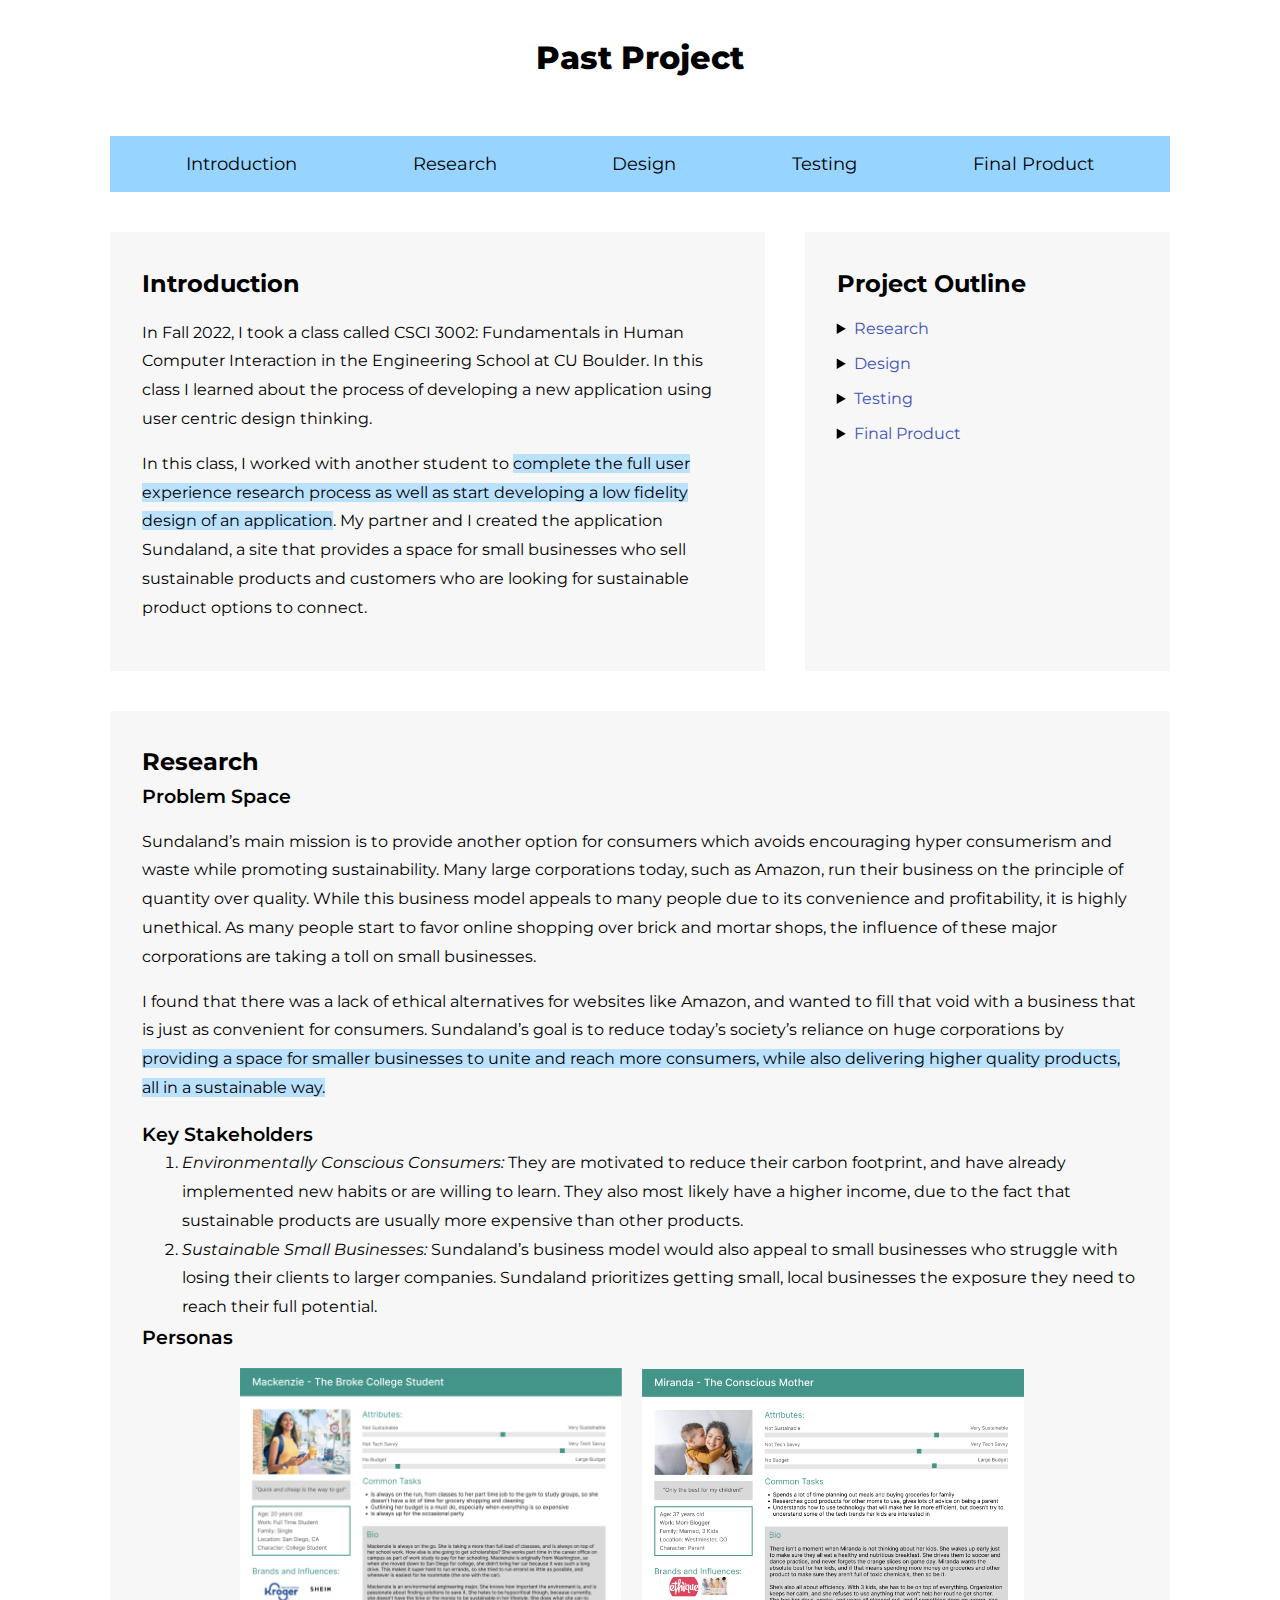
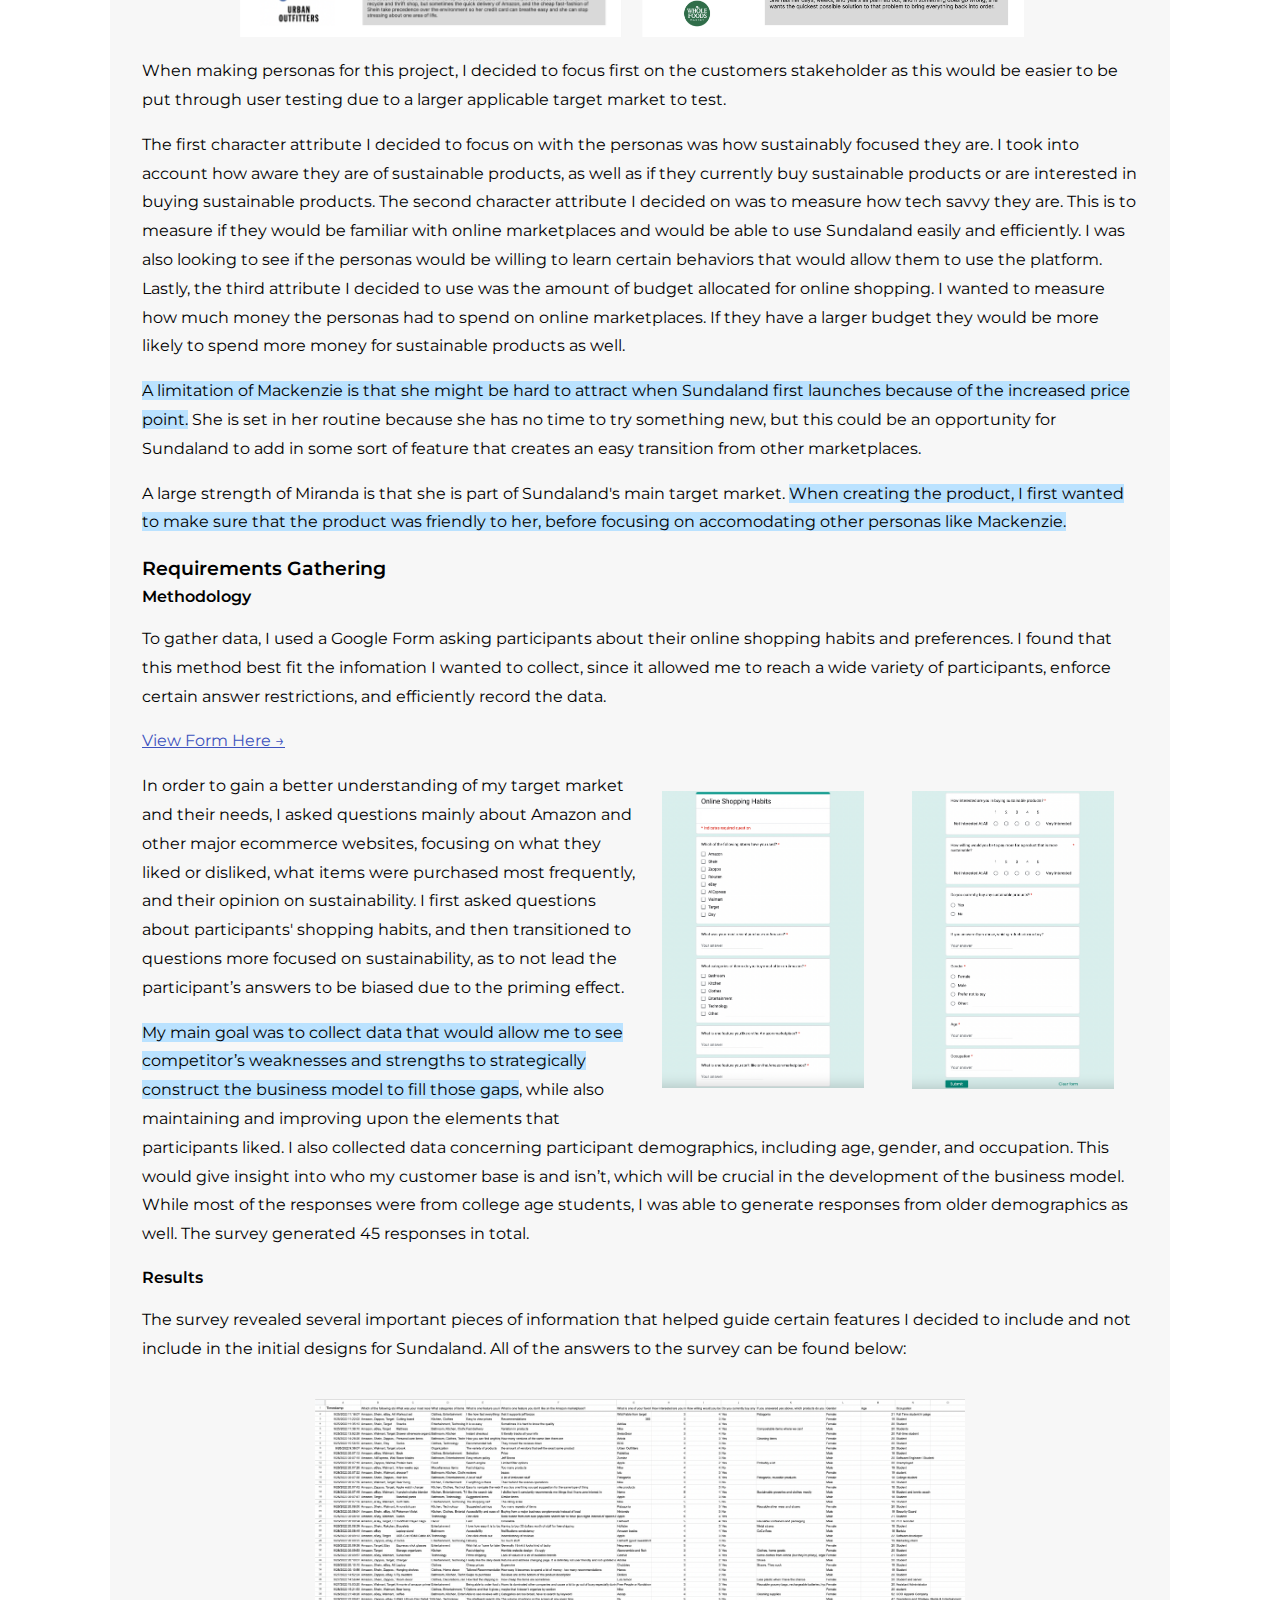
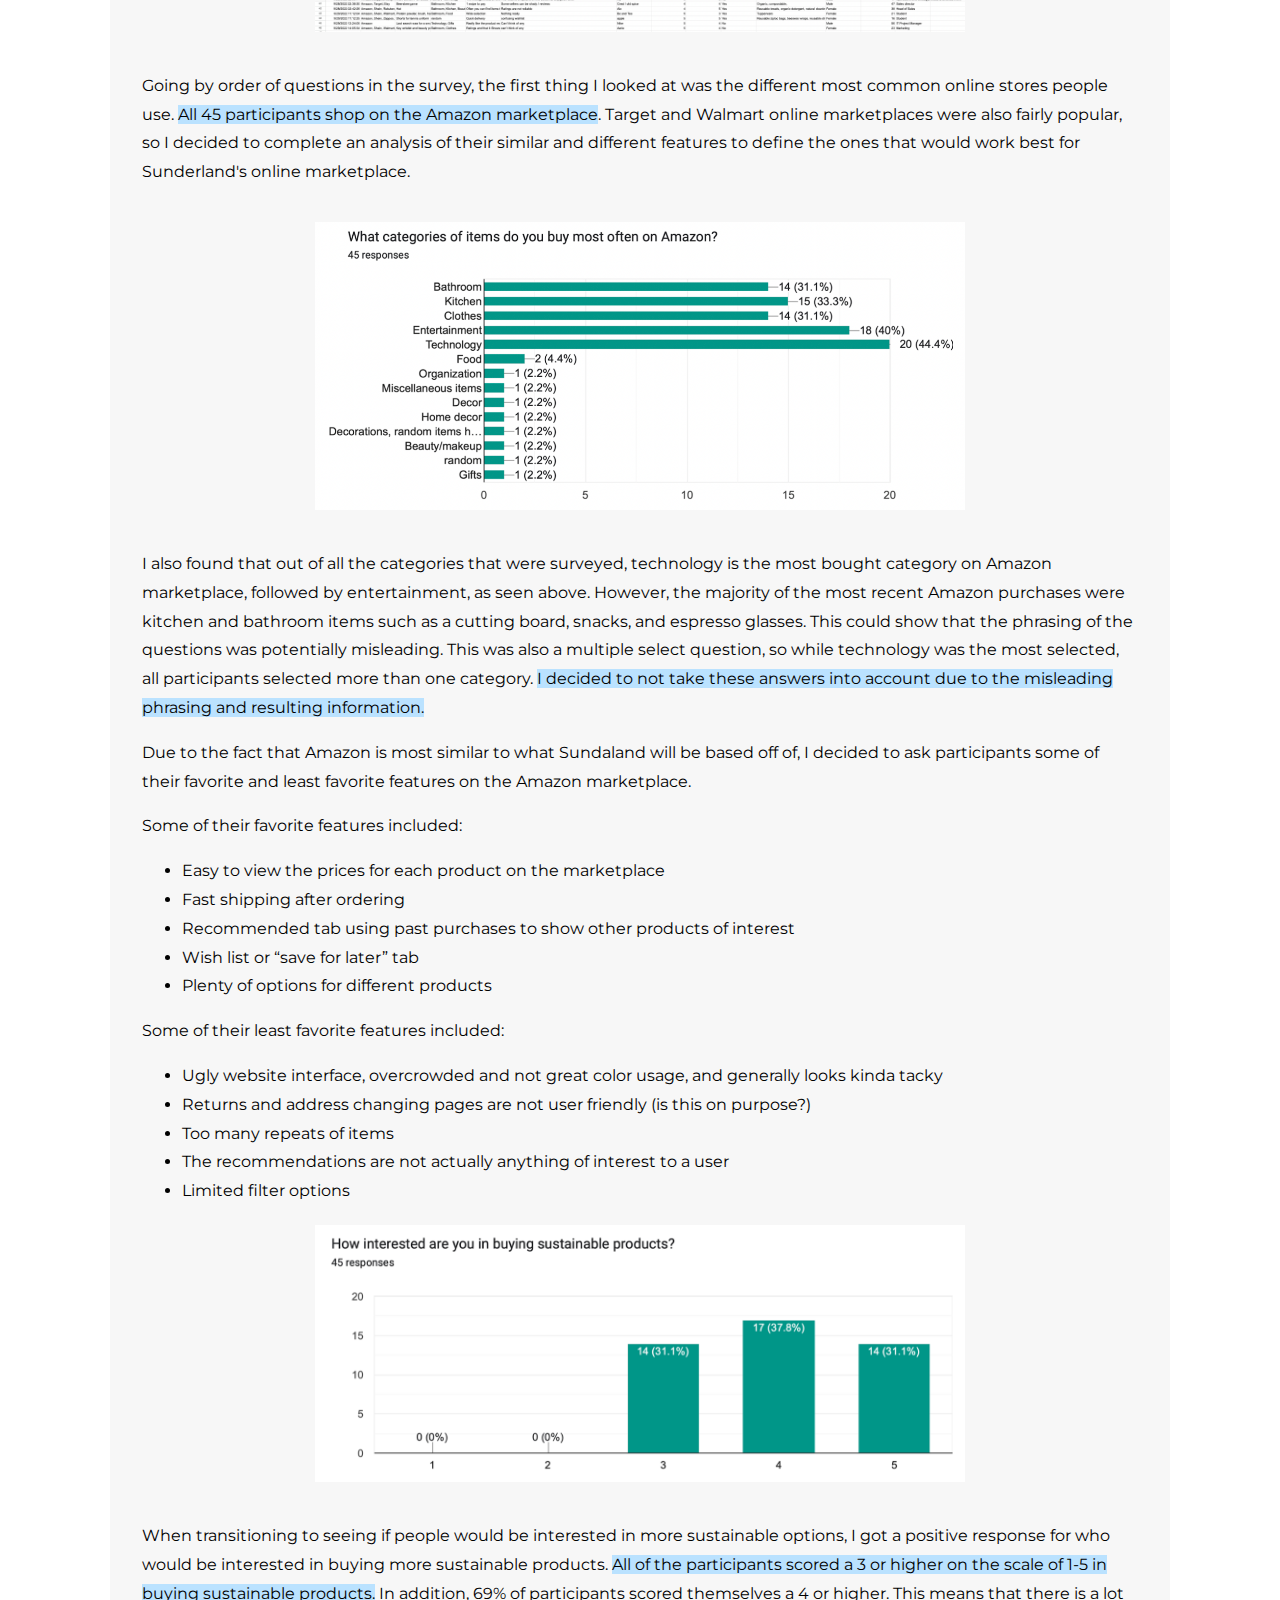
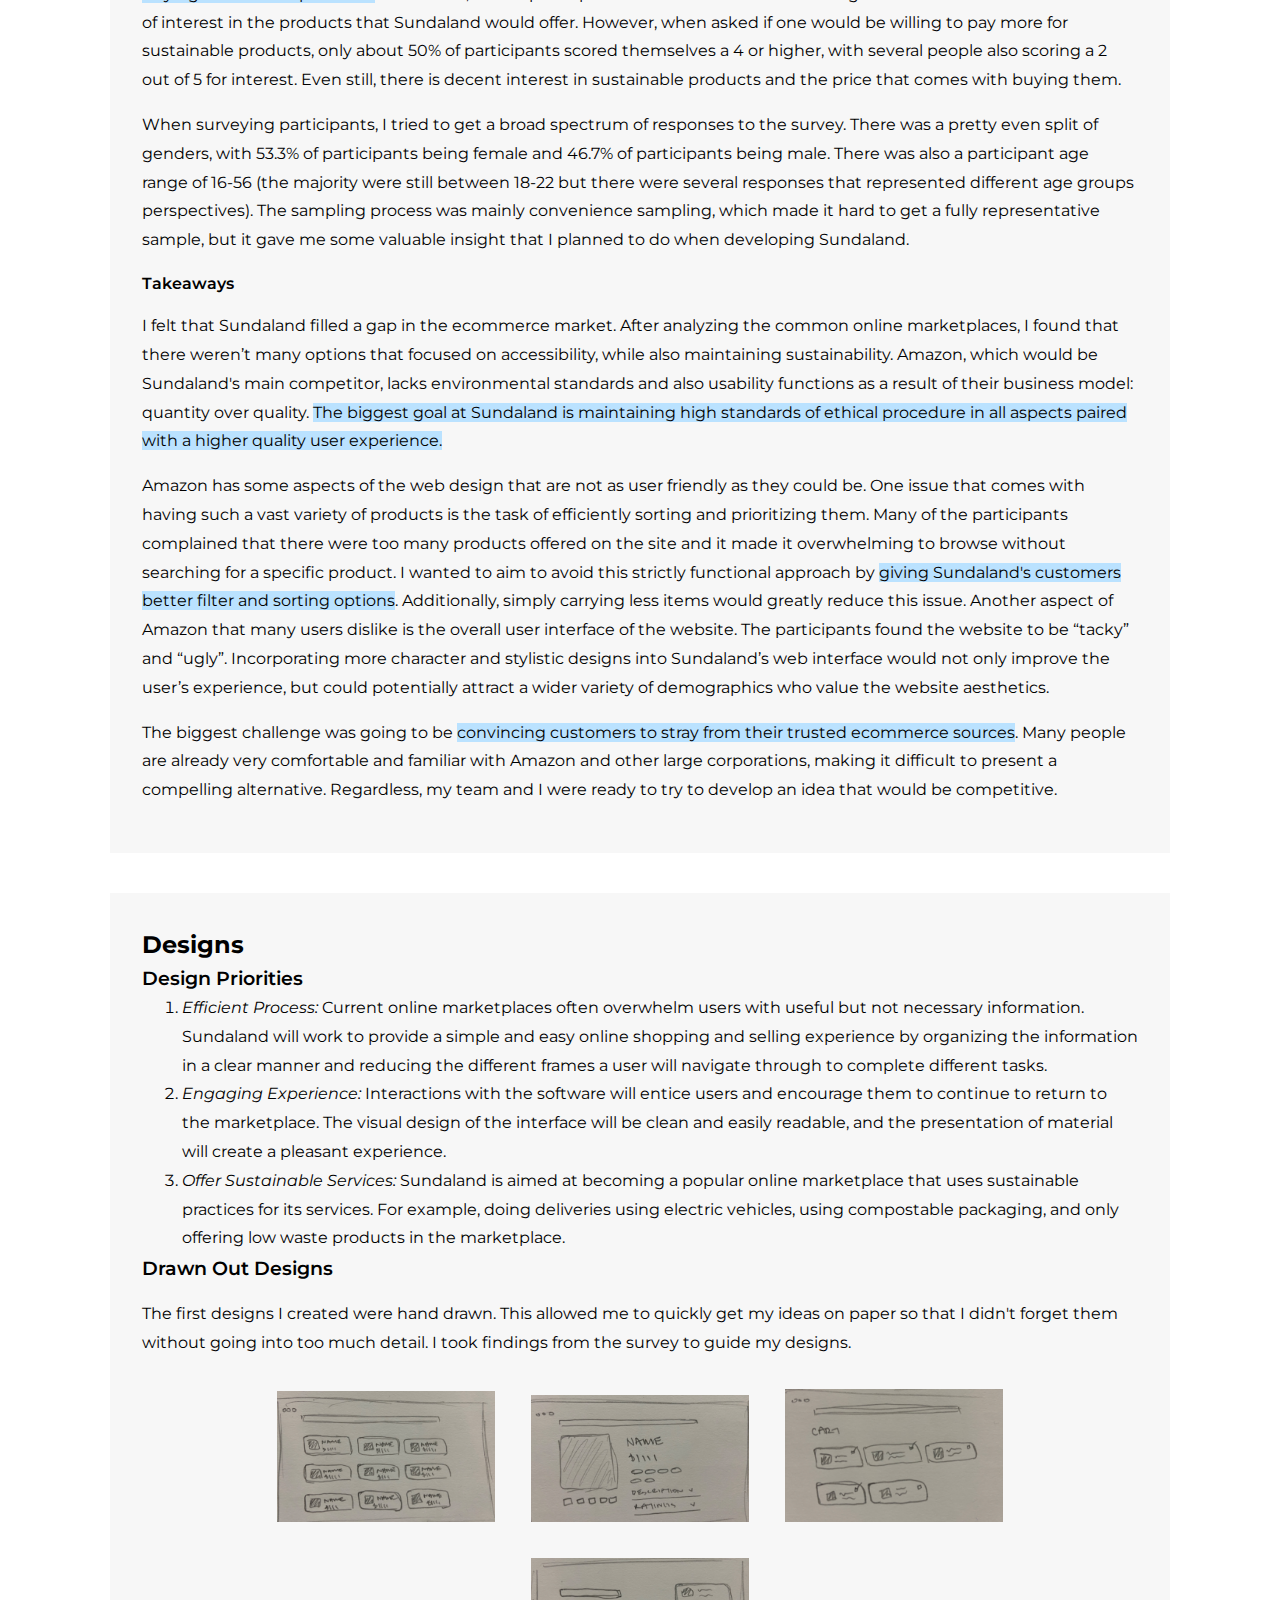
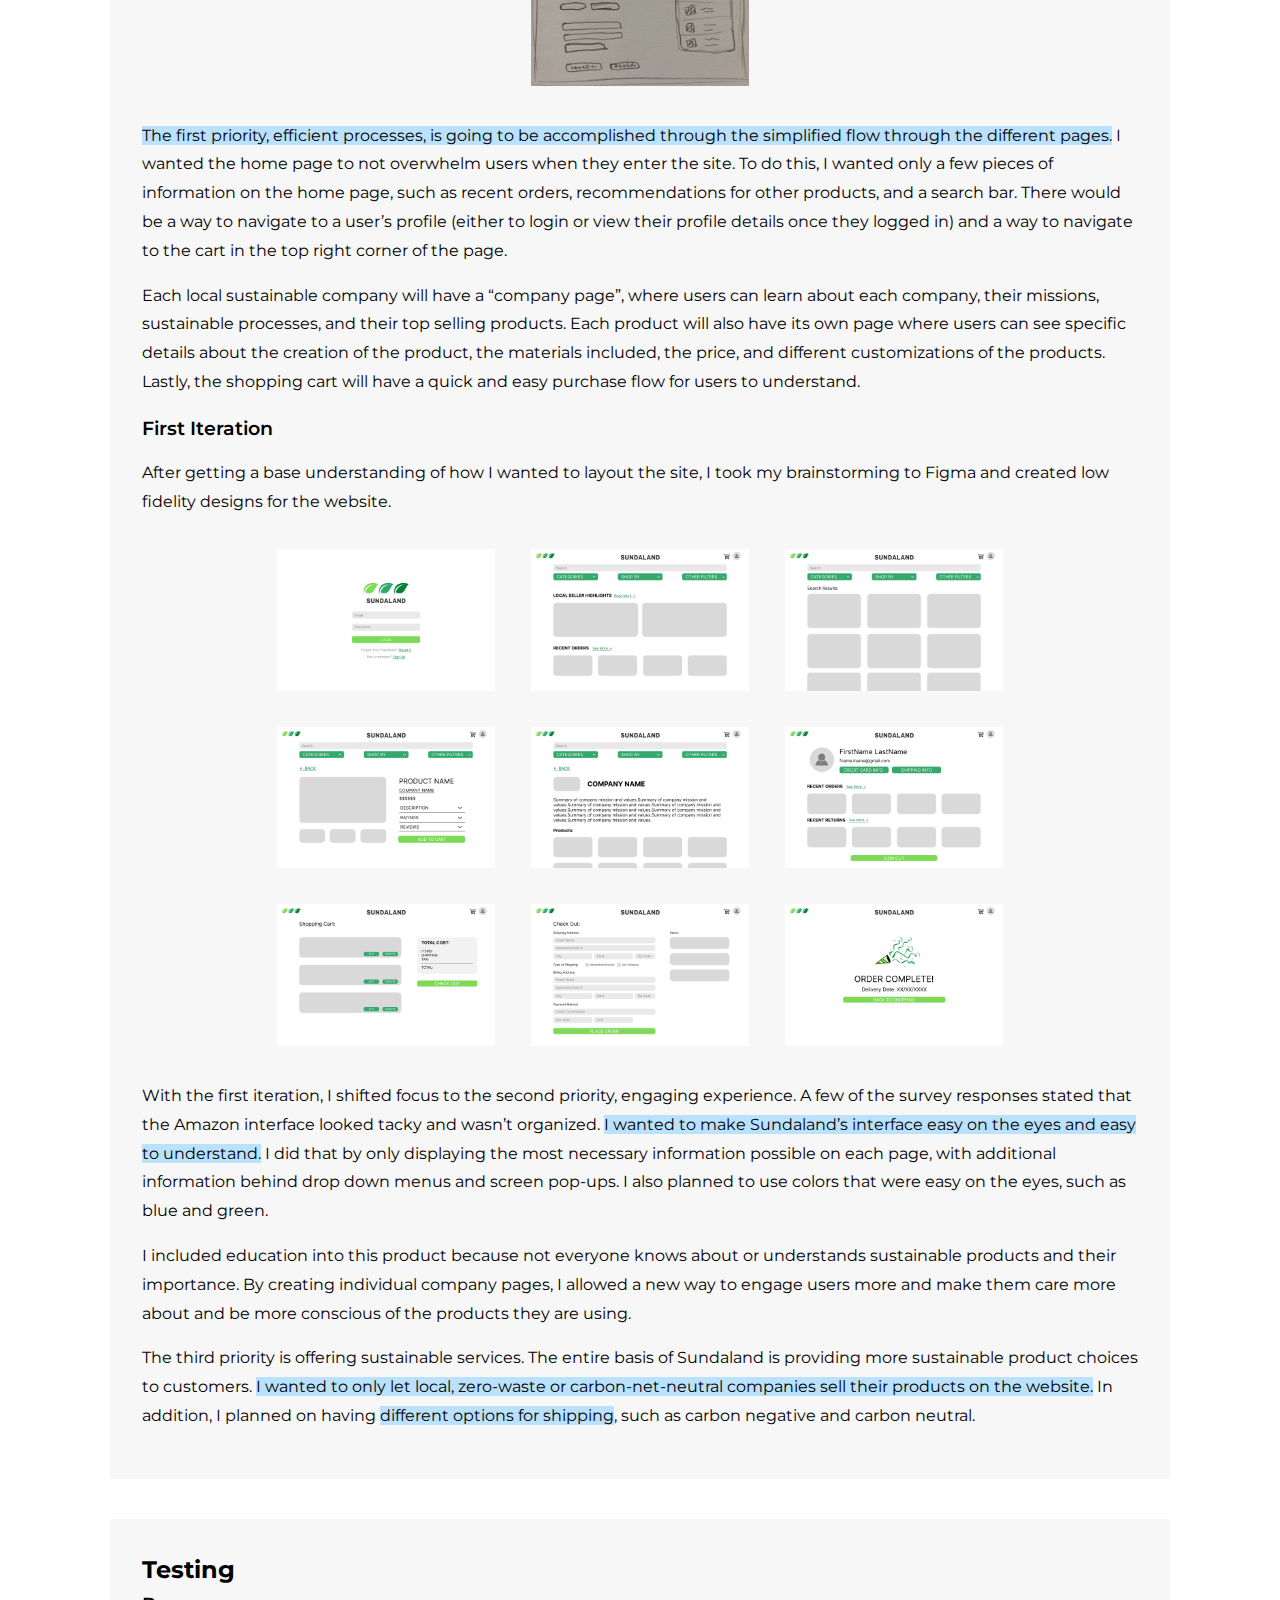
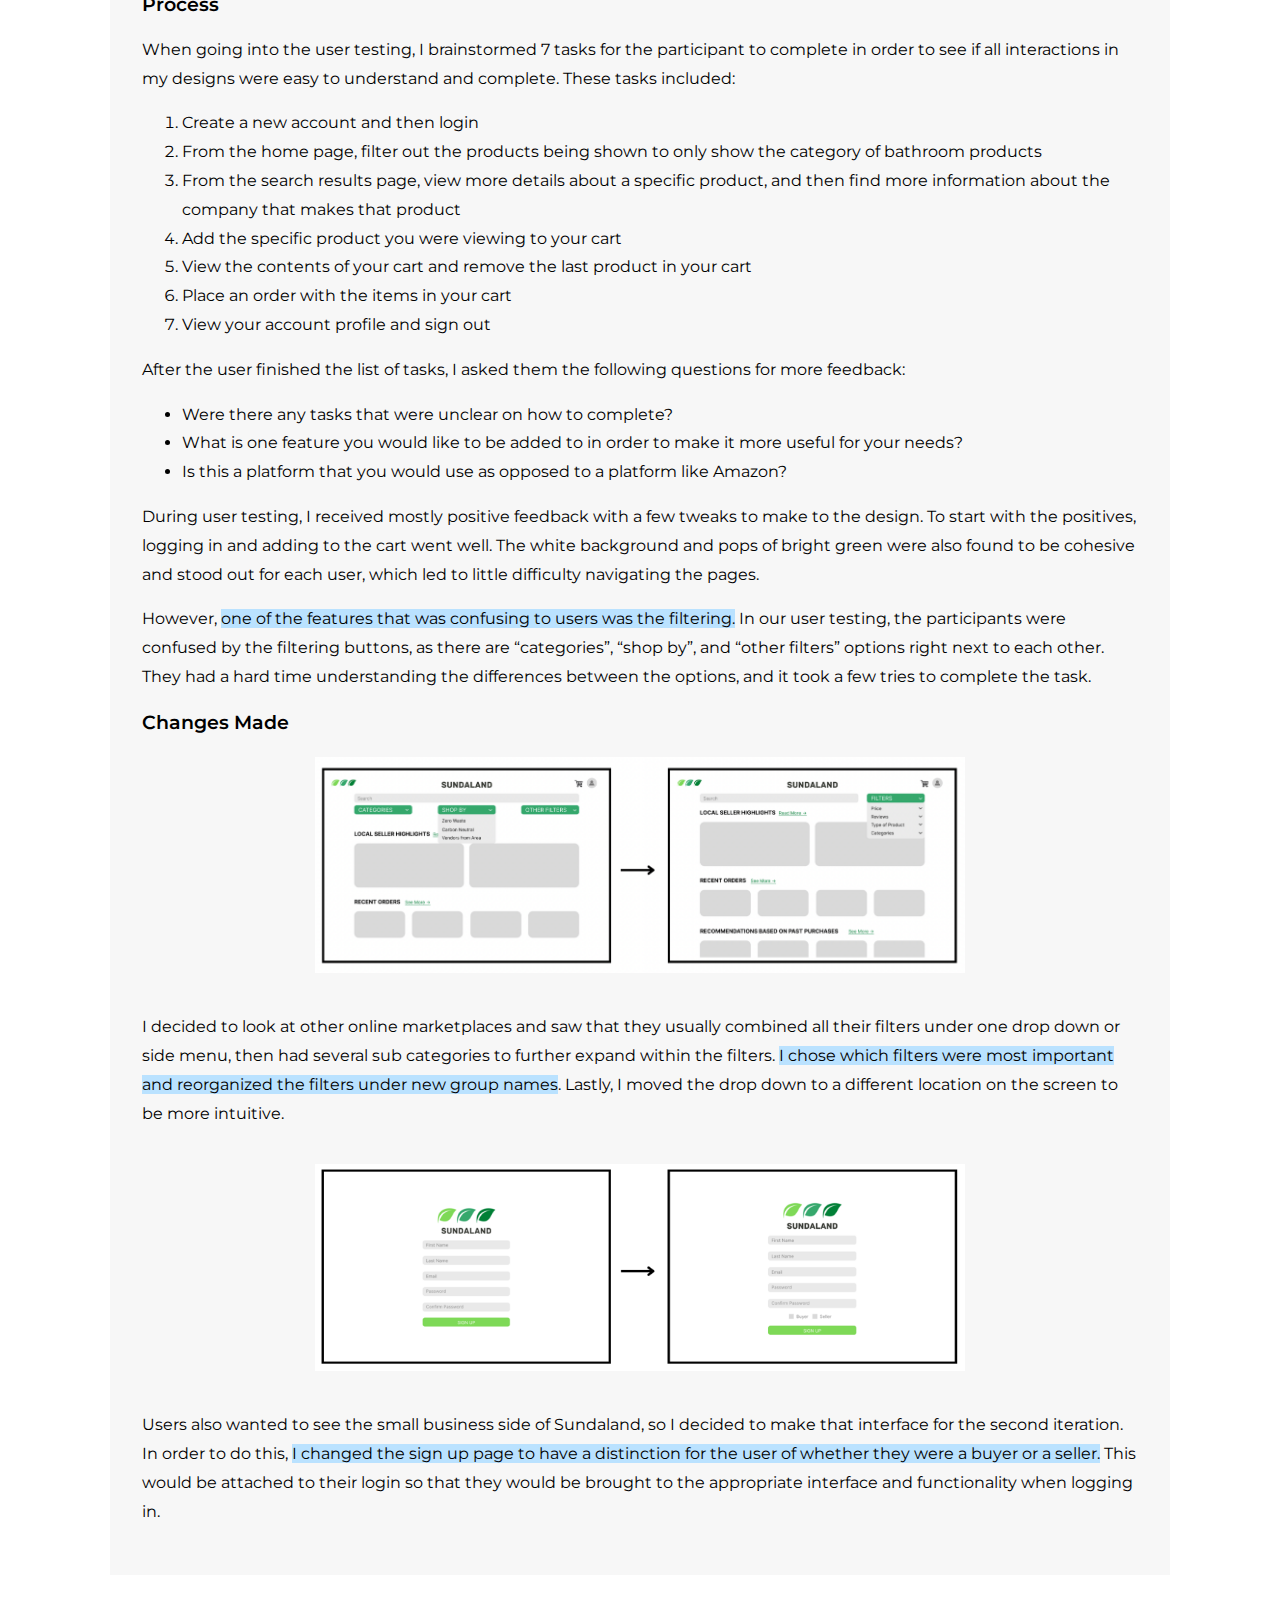
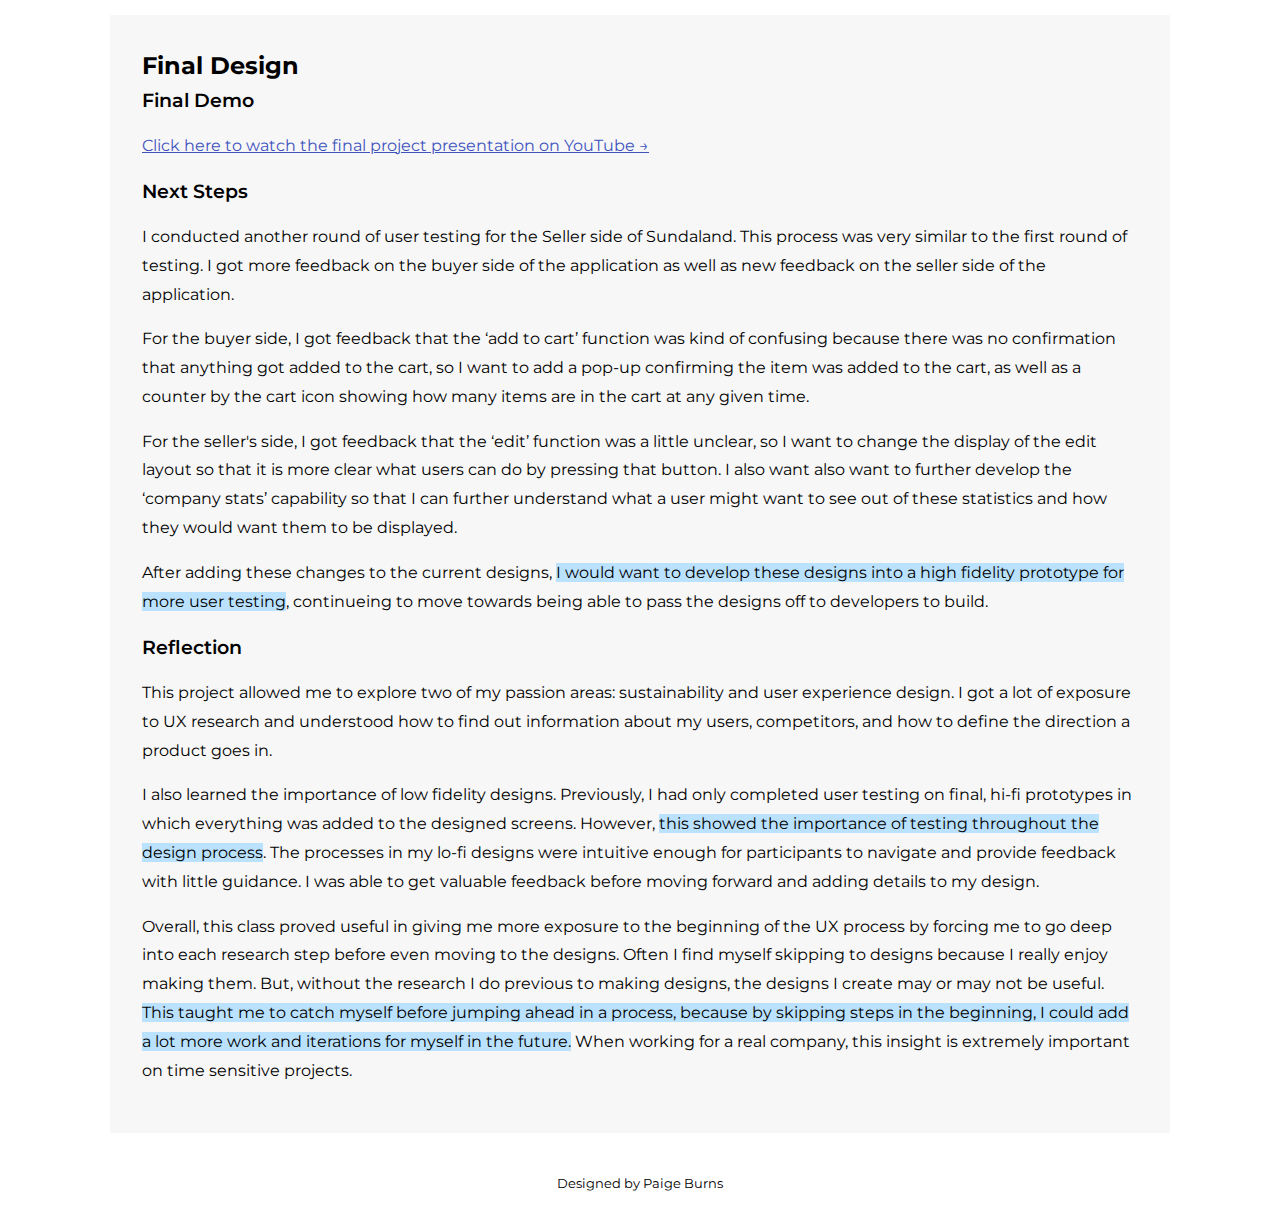
<file: past.html>
<!doctype html>
<html lang="en">

<head>
  <meta charset="utf-8">
  <meta name="viewport" content="width=device-width, initial-scale=1, shrink-to-fit=no">
  <link href="./css/past.css" rel="stylesheet">

  <title>Paige Burns - Past Project</title>
</head>

<body>
    <a class="skip-link" href="#maincontent">Skip to main content</a>
    <div class="container">
        <header>
            <h1>Past Project</h1>
        </header>

        <nav>
            <h2 class="sr-only">Article Navigation</h2>
            <ul>
                <li><a href="#intro" class="nav1">Introduction</a></li>
                <li><a href="#r" class="nav1">Research</a></li>
                <li><a href="#d" class="nav1">Design</a></li>
                <li><a href="#t" class="nav1">Testing</a></li>
                <li><a href="#f" class="nav1">Final Product</a></li>
            </ul>
        </nav>

        <aside id="side1">
            <h2 id="intro">Introduction</h2>
            <p>In Fall 2022, I took a class called CSCI 3002: Fundamentals in Human Computer Interaction in the Engineering School at CU Boulder. In this class I learned about the process of developing a new application using user centric design thinking. </p>
            <p>In this class, I worked with another student to <mark>complete the full user experience research process as well as start developing a low fidelity design of an application</mark>. My partner and I created the application Sundaland, a site that provides a space for small businesses who sell sustainable products and customers who are looking for sustainable product options to connect.</p>
        </aside>

        <aside id="side2">
            <h2>Project Outline</h2>
            <details>
                <summary><a href="#r">Research</a></summary>
                    <ul class="unlist">
                        <li><a href="#prob" class="navlink">Problem Space</a></li>
                        <li><a href="#keystake" class="navlink">Key Stakeholders</a></li>
                        <li><a href="#person" class="navlink">Personas</a></li>
                        <li><a href="#reqgat" class="navlink">Requirements Gathering</a>
                            <ul class="unlist">
                                <li><a href="#metho" class="navlink">Methodology</a></li>
                                <li><a href="#res" class="navlink">Results</a></li>
                                <li><a href="#take" class="navlink">Takeaways</a></li>
                            </ul>
                        </li>
                    </ul>
            </details>
            <details>
                <summary><a href="#d">Design</a></summary>
                    <ul class="unlist">
                        <li><a href="#prior" class="navlink">Priorities</a></li>
                        <li><a href="#draw" class="navlink">Drawn Out Designs</a></li>
                        <li><a href="#firit" class="navlink">First Iteration</a></li>
                    </ul>
            </details>
            <details>
                <summary><a href="#t">Testing</a></summary>
                    <ul class="unlist">
                        <li><a href="#process" class="navlink">Process</a></li>
                        <li><a href="#cm" class="navlink">Changes Made</a></li>
                    </ul>
            </details>
            <details>
                <summary><a href="#f">Final Product</a></summary>
                    <ul class="unlist">
                        <li><a href="#demo" class="navlink">Product Demo</a></li>
                        <li><a href="#ns" class="navlink">Next Steps</a></li>
                        <li><a href="#refl" class="navlink">Reflection</a></li>
                    </ul>
            </details>
        </aside>

        <main id = "maincontent">
            <section id="r">
                <h2>Research</h2>
                <h3 id="prob">Problem Space</h3>
                <p>Sundaland’s main mission is to provide another option for consumers which avoids encouraging hyper consumerism and waste while promoting sustainability. Many large corporations today, such as Amazon, run their business on the principle of quantity over quality. While this business model appeals to many people due to its convenience and profitability, it is highly unethical. As many people start to favor online shopping over brick and mortar shops, the influence of these major corporations are taking a toll on small businesses.</p>
                <p>I found that there was a lack of ethical alternatives for websites like Amazon, and wanted to fill that void with a business that is just as convenient for consumers. Sundaland’s goal is to reduce today’s society’s reliance on huge corporations by <mark>providing a space for smaller businesses to unite and reach more consumers, while also delivering higher quality products, all in a sustainable way.</mark></p>
                <h3 id="keystake">Key Stakeholders</h3>
                    <ol>
                        <li><em>Environmentally Conscious Consumers:</em> They are motivated to reduce their carbon footprint, and have already implemented new habits or are willing to learn. They also most likely have a higher income, due to the fact that sustainable products are usually more expensive than other products.</li>
                        <li><em>Sustainable Small Businesses:</em> Sundaland’s business model would also appeal to small businesses who struggle with losing their clients to larger companies. Sundaland prioritizes getting small, local businesses the exposure they need to reach their full potential.</li>
                    </ol>
                <h3 id="person">Personas</h3>
                <div class="img1">
                    <img class="pic" src="./photos/past/mackenziepersona.png" alt="Persona description for Mackenzie, the 'Broke College Student'">
                    <img class="pic" src="./photos/past/mirandapersona.png" alt="Persona description for Miranda, the 'Conscious Mother'">
                </div>
                <p>When making personas for this project, I decided to focus first on the customers stakeholder as this would be easier to be put through user testing due to a larger applicable target market to test.</p>
                <p>The first character attribute I decided to focus on with the personas was how sustainably focused they are. I took into account how aware they are of sustainable products, as well as if they currently buy sustainable products or are interested in buying sustainable products. The second character attribute I decided on was to measure how tech savvy they are. This is to measure if they would be familiar with online marketplaces and would be able to use Sundaland easily and efficiently. I was also looking to see if the personas would be willing to learn certain behaviors that would allow them to use the platform. Lastly, the third attribute I decided to use was the amount of budget allocated for online shopping. I wanted to measure how much money the personas had to spend on online marketplaces. If they have a larger budget they would be more likely to spend more money for sustainable products as well.</p>
                <p><mark>A limitation of Mackenzie is that she might be hard to attract when Sundaland first launches because of the increased price point.</mark> She is set in her routine because she has no time to try something new, but this could be an opportunity for Sundaland to add in some sort of feature that creates an easy transition from other marketplaces.</p>
                <p>A large strength of Miranda is that she is part of Sundaland's main target market. <mark>When creating the product, I first wanted to make sure that the product was friendly to her, before focusing on accomodating other personas like Mackenzie.</mark></p>
                <h3 id="reqgat">Requirements Gathering</h3>
                <h4 id="metho">Methodology</h4>
                <p>To gather data, I used a Google Form asking participants about their online shopping habits and preferences. I found that this method best fit the infomation I wanted to collect, since it allowed me to reach a wide variety of participants, enforce certain answer restrictions, and efficiently record the data.</p>
                <p><a href="https://docs.google.com/forms/d/e/1FAIpQLScJwDC9hUBM6gkV_fR5rREE3EDi5vGpWDcxZkfN28E-6wB4kg/viewform" class="source">View Form Here &#8594;</a></p>
                <img class="pic1" src="./photos/past/Survey2.png" alt="Google Forms survey, second image, which can also be found through the link above">
                <img class="pic1" src="./photos/past/Survey1.png" alt="Google Forms survey, first image, which can also be found through the link above">
                <p>In order to gain a better understanding of my target market and their needs, I asked questions mainly about Amazon and other major ecommerce websites, focusing on what they liked or disliked, what items were purchased most frequently, and their opinion on sustainability. I first asked questions about participants' shopping habits, and then transitioned to questions more focused on sustainability, as to not lead the participant’s answers to be biased due to the priming effect.</p>
                <p><mark>My main goal was to collect data that would allow me to see competitor’s weaknesses and strengths to strategically construct the business model to fill those gaps</mark>, while also maintaining and improving upon the elements that participants liked. I also collected data concerning participant demographics, including age, gender, and occupation. This would give insight into who my customer base is and isn’t, which will be crucial in the development of the business model. While most of the responses were from college age students, I was able to generate responses from older demographics as well. The survey generated 45 responses in total.</p>
                <h4 id="res">Results</h4>
                <p>The survey revealed several important pieces of information that helped guide certain features I decided to include and not include in the initial designs for Sundaland. All of the answers to the survey can be found below:</p>
                <img class="pic2" src="./photos/past/Results.png" alt="Survey results in a Google Sheets document">
                <p>Going by order of questions in the survey, the first thing I looked at was the different most common online stores people use. <mark>All 45 participants shop on the Amazon marketplace</mark>. Target and Walmart online marketplaces were also fairly popular, so I decided to complete an analysis of their similar and different features to define the ones that would work best for Sunderland's online marketplace.</p>
                <img class="pic2" src="./photos/past/graph1.png" alt="Bar graph about categories of items that are bought most on amazon">
                <p>I also found that out of all the categories that were surveyed, technology is the most bought category on Amazon marketplace, followed by entertainment, as seen above. However, the majority of the most recent Amazon purchases were kitchen and bathroom items such as a cutting board, snacks, and espresso glasses. This could show that the phrasing of the questions was potentially misleading. This was also a multiple select question, so while technology was the most selected, all participants selected more than one category. <mark>I decided to not take these answers into account due to the misleading phrasing and resulting information.</mark></p>
                <p>Due to the fact that Amazon is most similar to what Sundaland will be based off of, I decided to ask participants some of their favorite and least favorite features on the Amazon marketplace.</p>
                <p>Some of their favorite features included:</p>
                    <ul class="unlist">
                        <li>Easy to view the prices for each product on the marketplace</li>
                        <li>Fast shipping after ordering</li>
                        <li>Recommended tab using past purchases to show other products of interest</li>
                        <li>Wish list or “save for later” tab</li>
                        <li>Plenty of options for different products</li>
                    </ul>
                <p>Some of their least favorite features included:</p>
                    <ul class="unlist">
                        <li>Ugly website interface, overcrowded and not great color usage, and generally looks kinda tacky</li>
                        <li>Returns and address changing pages are not user friendly (is this on purpose?)</li>
                        <li>Too many repeats of items</li>
                        <li>The recommendations are not actually anything of interest to a user</li>
                        <li>Limited filter options</li>
                    </ul>
                <img class="pic2" src="./photos/past/graph2.png" alt="Bar graph about how interested participants were in buying sustainable products">
                <p>When transitioning to seeing if people would be interested in more sustainable options, I got a positive response for who would be interested in buying more sustainable products. <mark>All of the participants scored a 3 or higher on the scale of 1-5 in buying sustainable products.</mark> In addition, 69% of participants scored themselves a 4 or higher. This means that there is a lot of interest in the products that Sundaland would offer. However, when asked if one would be willing to pay more for sustainable products, only about 50% of participants scored themselves a 4 or higher, with several people also scoring a 2 out of 5 for interest. Even still, there is decent interest in sustainable products and the price that comes with buying them.</p>
                <p>When surveying participants, I tried to get a broad spectrum of responses to the survey. There was a pretty even split of genders, with 53.3% of participants being female and 46.7% of participants being male. There was also a participant age range of 16-56 (the majority were still between 18-22 but there were several responses that represented different age groups perspectives). The sampling process was mainly convenience sampling, which made it hard to get a fully representative sample, but it gave me some valuable insight that I planned to do when developing Sundaland.</p>
                <h4 id="take">Takeaways</h4>
                <p>I felt that Sundaland filled a gap in the ecommerce market. After analyzing the common online marketplaces, I found that there weren’t many options that focused on accessibility, while also maintaining sustainability. Amazon, which would be Sundaland's main competitor, lacks environmental standards and also usability functions as a result of their business model: quantity over quality. <mark>The biggest goal at Sundaland is maintaining high standards of ethical procedure in all aspects paired with a higher quality user experience.</mark></p>
                <p>Amazon has some aspects of the web design that are not as user friendly as they could be. One issue that comes with having such a vast variety of products is the task of efficiently sorting and prioritizing them. Many of the participants complained that there were too many products offered on the site and it made it overwhelming to browse without searching for a specific product. I wanted to aim to avoid this strictly functional approach by <mark>giving Sundaland's customers better filter and sorting options</mark>. Additionally, simply carrying less items would greatly reduce this issue. Another aspect of Amazon that many users dislike is the overall user interface of the website. The participants found the website to be “tacky” and “ugly”. Incorporating more character and stylistic designs into Sundaland’s web interface would not only improve the user’s experience, but could potentially attract a wider variety of demographics who value the website aesthetics.</p>
                <p>The biggest challenge was going to be <mark>convincing customers to stray from their trusted ecommerce sources</mark>. Many people are already very comfortable and familiar with Amazon and other large corporations, making it difficult to present a compelling alternative. Regardless, my team and I were ready to try to develop an idea that would be competitive.</p>
            </section>

            <section id="d">
                <h2>Designs</h2>
                <h3 id="prior">Design Priorities</h3>
                    <ol>
                        <li><em>Efficient Process:</em> Current online marketplaces often overwhelm users with useful but not necessary information. Sundaland will work to provide a simple and easy online shopping and selling experience by organizing the information in a clear manner and reducing the different frames a user will navigate through to complete different tasks.</li>
                        <li><em>Engaging Experience:</em> Interactions with the software will entice users and encourage them to continue to return to the marketplace. The visual design of the interface will be clean and easily readable, and the presentation of material will create a pleasant experience.</li>
                        <li><em>Offer Sustainable Services:</em> Sundaland is aimed at becoming a popular online marketplace that uses sustainable practices for its services. For example, doing deliveries using electric vehicles, using compostable packaging, and only offering low waste products in the marketplace.</li>
                    </ol>
                <h3 id="draw">Drawn Out Designs</h3>
                <p>The first designs I created were hand drawn. This allowed me to quickly get my ideas on paper so that I didn't forget them without going into too much detail. I took findings from the survey to guide my designs.</p>
                <div class="img1">
                    <img src="./photos/past/drawn/draw1.png" alt="Drawn out mock up of main page" class="designpic">
                    <img src="./photos/past/drawn/draw2.png" alt="Drawn out mock up of closer look at a product" class="designpic">
                    <img src="./photos/past/drawn/draw3.png" alt="Drawn out mock up of contents of a cart" class="designpic">
                    <img src="./photos/past/drawn/draw4.png" alt="Drawn out mock up of check out screen" class="designpic">
                </div>
                <p><mark>The first priority, efficient processes, is going to be accomplished through the simplified flow through the different pages.</mark> I wanted the home page to not overwhelm users when they enter the site. To do this, I wanted only a few pieces of information on the home page, such as recent orders, recommendations for other products, and a search bar. There would be a way to navigate to a user’s profile (either to login or view their profile details once they logged in) and a way to navigate to the cart in the top right corner of the page.</p>
                <p>Each local sustainable company will have a “company page”, where users can learn about each company, their missions, sustainable processes, and their top selling products. Each product will also have its own page where users can see specific details about the creation of the product, the materials included, the price, and different customizations of the products. Lastly, the shopping cart will have a quick and easy purchase flow for users to understand.</p>
                <h3 id="firit">First Iteration</h3>
                <p>After getting a base understanding of how I wanted to layout the site, I took my brainstorming to Figma and created low fidelity designs for the website.</p>
                <div class="img1">
                    <img src="./photos/past/firstit/firstiter1.png" alt="Rough mockup of sign in page" class="designpic">
                    <img src="./photos/past/firstit/firstiter2.png" alt="Rough mockup of home page" class="designpic">
                    <img src="./photos/past/firstit/firstiter3.png" alt="Rough mockup of search results page" class="designpic">
                    <img src="./photos/past/firstit/firstiter4.png" alt="Rough mockup of closer look at a product" class="designpic">
                    <img src="./photos/past/firstit/firstiter5.png" alt="Rough mockup of company page" class="designpic">
                    <img src="./photos/past/firstit/firstiter6.png" alt="Rough mockup of account page" class="designpic">
                    <img src="./photos/past/firstit/firstiter7.png" alt="Rough mockup of shopping cart page" class="designpic">
                    <img src="./photos/past/firstit/firstiter8.png" alt="Rough mockup of checkout page" class="designpic">
                    <img src="./photos/past/firstit/firstiter9.png" alt="Rough mockup of checkout confimration page" class="designpic">
                </div>
                <p>With the first iteration, I shifted focus to the second priority, engaging experience. A few of the survey responses stated that the Amazon interface looked tacky and wasn’t organized. <mark>I wanted to make Sundaland’s interface easy on the eyes and easy to understand.</mark> I did that by only displaying the most necessary information possible on each page, with additional information behind drop down menus and screen pop-ups. I also planned to use colors that were easy on the eyes, such as blue and green.</p>
                <p>I included education into this product because not everyone knows about or understands sustainable products and their importance. By creating individual company pages, I allowed a new way to engage users more and make them care more about and be more conscious of the products they are using.</p>
                <p>The third priority is offering sustainable services. The entire basis of Sundaland is providing more sustainable product choices to customers. <mark>I wanted to only let local, zero-waste or carbon-net-neutral companies sell their products on the website.</mark> In addition, I planned on having <mark>different options for shipping</mark>, such as carbon negative and carbon neutral.</p>
            </section>

            <section id="t">
                <h2>Testing</h2>
                <h3 id="process">Process</h3>
                <p>When going into the user testing, I brainstormed 7 tasks for the participant to complete in order to see if all interactions in my designs were easy to understand and complete. These tasks included:</p>
                <ol>
                    <li>Create a new account and then login</li>
                    <li>From the home page, filter out the products being shown to only show the category of bathroom products</li>
                    <li>From the search results page, view more details about a specific product, and then find more information about the company that makes that product</li>
                    <li>Add the specific product you were viewing to your cart</li>
                    <li>View the contents of your cart and remove the last product in your cart</li>
                    <li>Place an order with the items in your cart</li>
                    <li>View your account profile and sign out</li>
                </ol>
                <p>After the user finished the list of tasks, I asked them the following questions for more feedback:</p>
                <ul class="unlist">
                    <li>Were there any tasks that were unclear on how to complete?</li>
                    <li>What is one feature you would like to be added to in order to make it more useful for your needs?</li>
                    <li>Is this a platform that you would use as opposed to a platform like Amazon?</li>
                </ul>
                <p>During user testing, I received mostly positive feedback with a few tweaks to make to the design. To start with the positives, logging in and adding to the cart went well. The white background and pops of bright green were also found to be cohesive and stood out for each user, which led to little difficulty navigating the pages.</p>
                <p>However, <mark>one of the features that was confusing to users was the filtering.</mark> In our user testing, the participants were confused by the filtering buttons, as there are “categories”, “shop by”, and “other filters” options right next to each other. They had a hard time understanding the differences between the options, and it took a few tries to complete the task.</p>
                <h3 id="cm">Changes Made</h3>
                <img src="./photos/past/change1.png" alt="First mock up filtering next to second iteration of mock up of filtering" class="pic2">
                <p>I decided to look at other online marketplaces and saw that they usually combined all their filters under one drop down or side menu, then had several sub categories to further expand within the filters. <mark>I chose which filters were most important and reorganized the filters under new group names</mark>. Lastly, I moved the drop down to a different location on the screen to be more intuitive.</p>
                <img src="./photos/past/change2.png" alt="First mock up sign up page next to second iteration of mock up of sign up page" class="pic2">
                <p>Users also wanted to see the small business side of Sundaland, so I decided to make that interface for the second iteration. In order to do this, <mark>I changed the sign up page to have a distinction for the user of whether they were a buyer or a seller.</mark> This would be attached to their login so that they would be brought to the appropriate interface and functionality when logging in.</p>
            </section>

            <section id="f">
                <h2>Final Design</h2>
                <h3 id="demo">Final Demo</h3>
                <p><a href="https://www.youtube.com/embed/77LcbTfXyhM" class="source">Click here to watch the final project presentation on YouTube &#8594;</a></p>

                <h3 id="ns">Next Steps</h3>
                <p>I conducted another round of user testing for the Seller side of Sundaland. This process was very similar to the first round of testing. I got more feedback on the buyer side of the application as well as new feedback on the seller side of the application.</p>
                <p>For the buyer side, I got feedback that the ‘add to cart’ function was kind of confusing because there was no confirmation that anything got added to the cart, so I want to add a pop-up confirming the item was added to the cart, as well as a counter by the cart icon showing how many items are in the cart at any given time.</p>
                <p>For the seller's side, I got feedback that the ‘edit’ function was a little unclear, so I want to change the display of the edit layout so that it is more clear what users can do by pressing that button. I also want also want to further develop the ‘company stats’ capability so that I can further understand what a user might want to see out of these statistics and how they would want them to be displayed.</p>
                <p>After adding these changes to the current designs, <mark>I would want to develop these designs into a high fidelity prototype for more user testing</mark>, continueing to move towards being able to pass the designs off to developers to build.</p>
                
                <h3 id="refl">Reflection</h3>
                <p>This project allowed me to explore two of my passion areas: sustainability and user experience design. I got a lot of exposure to UX research and understood how to find out information about my users, competitors, and how to define the direction a product goes in.</p>
                <p>I also learned the importance of low fidelity designs. Previously, I had only completed user testing on final, hi-fi prototypes in which everything was added to the designed screens. However, <mark>this showed the importance of testing throughout the design process</mark>. The processes in my lo-fi designs were intuitive enough for participants to navigate and provide feedback with little guidance. I was able to get valuable feedback before moving forward and adding details to my design.</p>
                <p>Overall, this class proved useful in giving me more exposure to the beginning of the UX process by forcing me to go deep into each research step before even moving to the designs. Often I find myself skipping to designs because I really enjoy making them. But, without the research I do previous to making designs, the designs I create may or may not be useful. <mark>This taught me to catch myself before jumping ahead in a process, because by skipping steps in the beginning, I could add a lot more work and iterations for myself in the future.</mark> When working for a real company, this insight is extremely important on time sensitive projects.</p>
            </section>
        </main>

        <footer>
            <small>Designed by Paige Burns</small>
        </footer>
    </div>
</body>

</html>
</file>
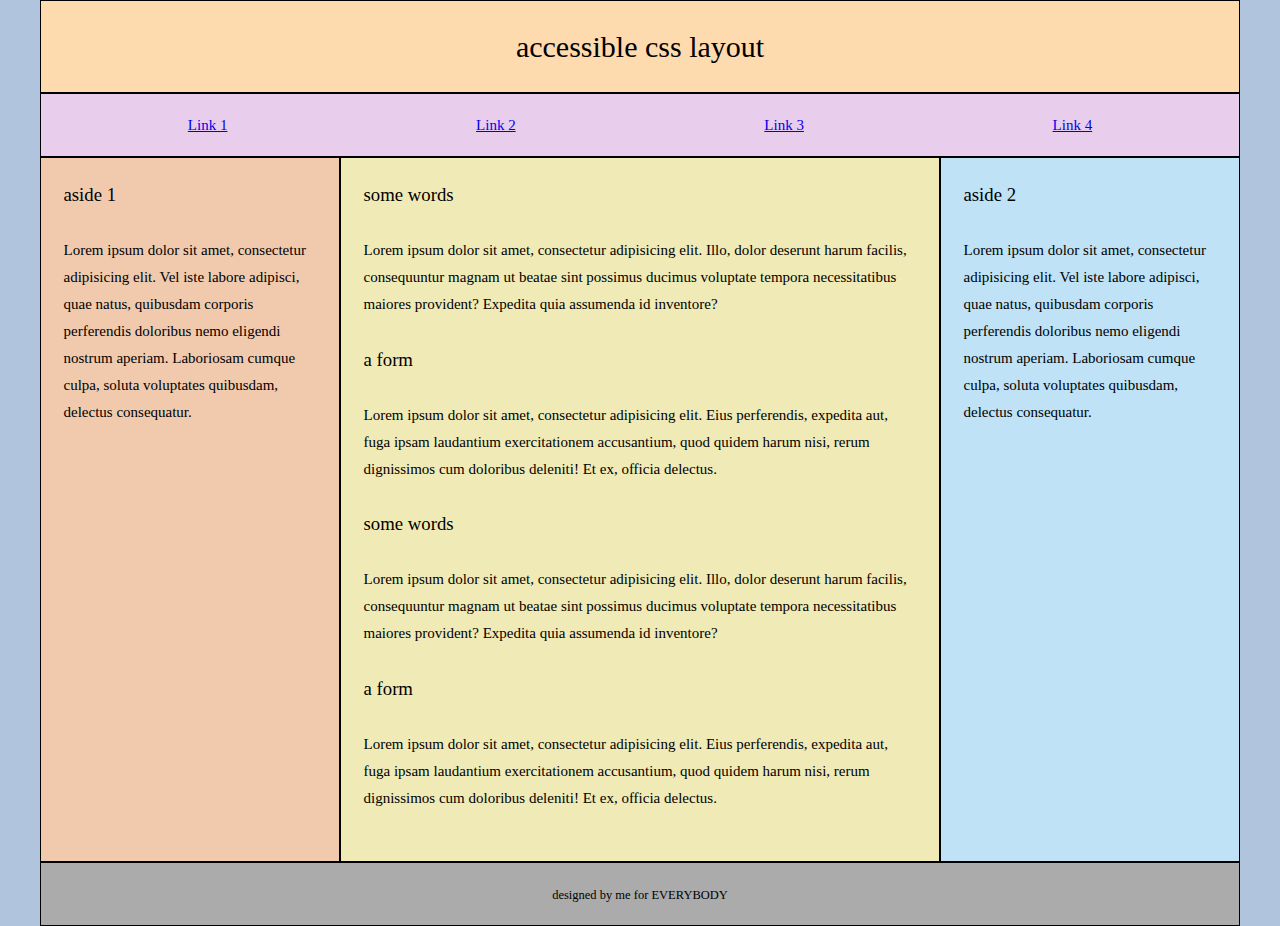
<file: responsive.html>
<!DOCTYPE html>
<html lang="en">
    <head>
        <meta charset="UTF-8">
        <meta name="viewport" content="width=device-width, initial-scale=1.0">
        <meta http-equiv="X-UA-Compatible" content="ie=edge">
        <title>Accessible grid</title>
        <link href="css/responsive.css" rel="stylesheet">
    </head>

    <body>
        <div class="container">

            <header>
                <h1>accessible css layout</h1>
            </header>

            <nav>
                <ul>
                    <li><a href="#">Link 1</a></li>
                    <li><a href="#">Link 2</a></li>
                    <li><a href="#">Link 3</a></li>
                    <li><a href="#">Link 4</a></li>
                </ul>
            </nav>

            <main>
                <section>
                    <h2>some words</h2>
                    <p>Lorem ipsum dolor sit amet, consectetur adipisicing elit. Illo, dolor deserunt harum facilis, consequuntur magnam ut beatae sint possimus ducimus voluptate tempora necessitatibus maiores provident? Expedita quia assumenda id inventore?</p>
                    
                    <h2>a form</h2>
                    <p>Lorem ipsum dolor sit amet, consectetur adipisicing elit. Eius perferendis, expedita aut, fuga ipsam laudantium exercitationem accusantium, quod quidem harum nisi, rerum dignissimos cum doloribus deleniti! Et ex, officia delectus.</p>
                    
                    <h2>some words</h2>
                    <p>Lorem ipsum dolor sit amet, consectetur adipisicing elit. Illo, dolor deserunt harum facilis, consequuntur magnam ut beatae sint possimus ducimus voluptate tempora necessitatibus maiores provident? Expedita quia assumenda id inventore?</p>
                    
                    <h2>a form</h2>
                    <p>Lorem ipsum dolor sit amet, consectetur adipisicing elit. Eius perferendis, expedita aut, fuga ipsam laudantium exercitationem accusantium, quod quidem harum nisi, rerum dignissimos cum doloribus deleniti! Et ex, officia delectus.</p>
                </section>
            </main>

            <aside id="aside1">
                <h2>aside 1</h2>
                <p>Lorem ipsum dolor sit amet, consectetur adipisicing elit. Vel iste labore adipisci, quae natus, quibusdam corporis perferendis doloribus nemo eligendi nostrum aperiam. Laboriosam cumque culpa, soluta voluptates quibusdam, delectus consequatur.</p>
            </aside>

            <aside id="aside2">
                <h2>aside 2</h2>
                <p>Lorem ipsum dolor sit amet, consectetur adipisicing elit. Vel iste labore adipisci, quae natus, quibusdam corporis perferendis doloribus nemo eligendi nostrum aperiam. Laboriosam cumque culpa, soluta voluptates quibusdam, delectus consequatur.</p>
            </aside>

            <footer>
                <small> designed by me for EVERYBODY</small>
            </footer>
        
        </div> <!-- end container -->
    </body>
</html>
</file>
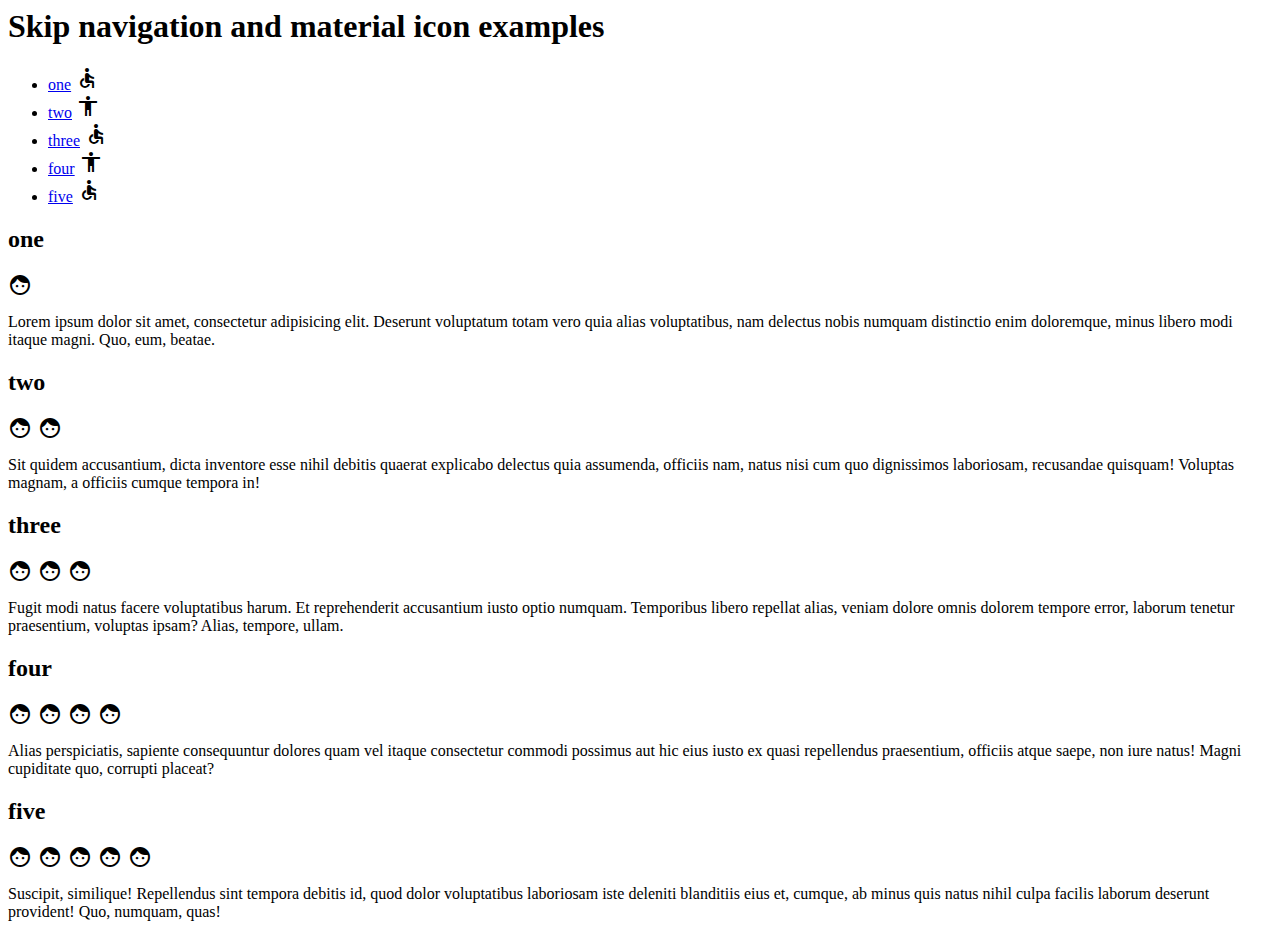
<file: skip-nav-icon.html>
<html lang="en">

    <head>
        <meta charset="UTF-8">
        <meta name="viewport" content="width=device-width, initial-scale=1.0">
        <title>Skip Navigation Material Icons</title>
        <link rel="stylesheet" href="https://fonts.googleapis.com/css2?family=Material+Symbols+Outlined:opsz,wght,FILL,GRAD@20..48,100..700,0..1,-50..200" />
        <link href="css/skip-nav.css" rel="stylesheet">
    </head>

    <body>
        <a class="skip-link" href="#maincontent">Skip to main content</a>
        
        <header>
            <h1>Skip navigation and material icon examples</h1>
        </header>

        <nav>
            <ul>
                <li><a href="#one">one</a> <span aria-hidden="”true”" class="material-icons">accessible</span></li>
                <li><a href="#two">two</a> <span aria-hidden="”true”" class="material-icons">accessibility</span></li>
                <li><a href="#three">three</a> <span aria-hidden="”true”" class="material-icons">accessible</span></li>
                <li><a href="#four">four</a> <span aria-hidden="”true”" class="material-icons">accessibility</span></li>
                <li><a href="#five">five</a> <span aria-hidden="”true”" class="material-icons">accessible</span></li>
            </ul>
        </nav>

        <main id="maincontent">

            <section id="one">
                <h2>one</h2>
                <span aria-hidden="”true”" class="material-icons">face</span>
                <p>Lorem ipsum dolor sit amet, consectetur adipisicing elit. Deserunt voluptatum totam vero quia alias voluptatibus, nam delectus nobis numquam distinctio enim doloremque, minus libero modi itaque magni. Quo, eum, beatae.</p>
            </section>

            <section id="two">
                <h2>two</h2>
                <span aria-hidden="”true”" class="material-icons">face face</span>
                <p>Sit quidem accusantium, dicta inventore esse nihil debitis quaerat explicabo delectus quia assumenda, officiis nam, natus nisi cum quo dignissimos laboriosam, recusandae quisquam! Voluptas magnam, a officiis cumque tempora in!</p>
            </section>

            <section id="three">
                <h2>three</h2>
                <span aria-hidden="”true”" class="material-icons">face face face</span>
                <p>Fugit modi natus facere voluptatibus harum. Et reprehenderit accusantium iusto optio numquam. Temporibus libero repellat alias, veniam dolore omnis dolorem tempore error, laborum tenetur praesentium, voluptas ipsam? Alias, tempore, ullam.</p>
            </section>

            <section id="four">
                <h2>four</h2>
                <span aria-hidden="”true”" class="material-icons">face face face face</span>
                <p>Alias perspiciatis, sapiente consequuntur dolores quam vel itaque consectetur commodi possimus aut hic eius iusto ex quasi repellendus praesentium, officiis atque saepe, non iure natus! Magni cupiditate quo, corrupti placeat?</p>
            </section>

            <section id="five">
                <h2>five</h2>
                <span aria-hidden="”true”" class="material-icons">face face face face face</span>
                <p>Suscipit, similique! Repellendus sint tempora debitis id, quod dolor voluptatibus laboriosam iste deleniti blanditiis eius et, cumque, ab minus quis natus nihil culpa facilis laborum deserunt provident! Quo, numquam, quas!</p>
            </section>

        </main>
    </body>
  </html>
</file>
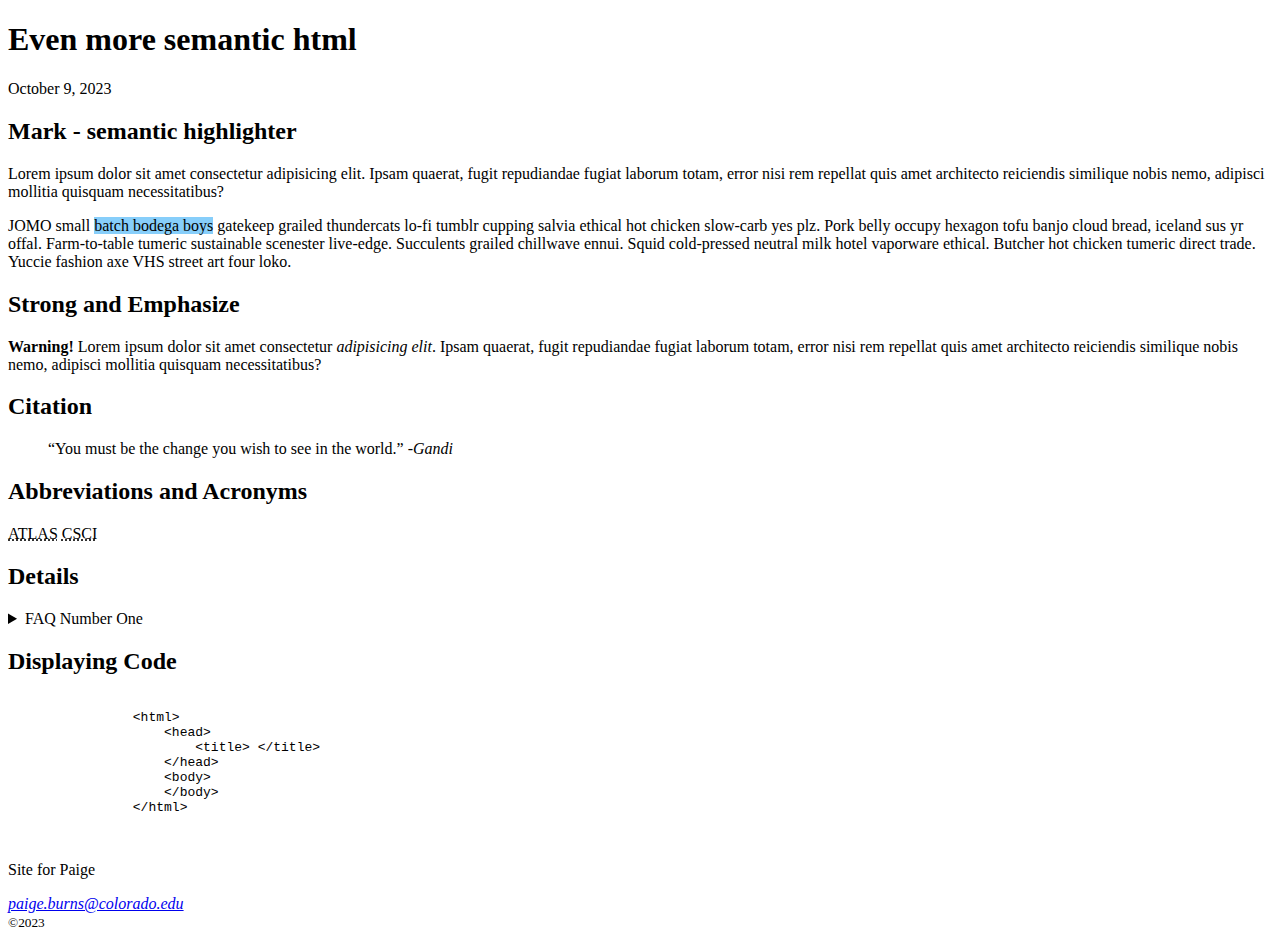
<file: specific-semantic-html5.html>
<!DOCTYPE html>

<html lang="en">

<head>

    <meta charset="UTF-8">
    <meta name="viewport" content="width=device-width, initial-scale=1.0">
    <title>Even More Semantic HTML</title>

    <style>
        abbr{
            text-decoration-line: underline;
            text-decoration-style: dotted;
        }
        mark{
            background:lightskyblue;
        }
    </style>

</head>

<body>

    <header>
        <h1>Even more semantic html</h1>
        <time datetime="2023-10-09">October 9, 2023</time>
    </header>

    <main>
        <section>
            <h2>Mark - semantic highlighter</h2>
            <p>Lorem ipsum dolor sit amet consectetur adipisicing elit. Ipsam quaerat, fugit repudiandae fugiat laborum totam, error nisi rem repellat quis amet architecto reiciendis similique nobis nemo, adipisci mollitia quisquam necessitatibus?</p>
            <p>JOMO small <mark>batch bodega boys</mark> gatekeep grailed thundercats lo-fi tumblr cupping salvia ethical hot chicken slow-carb yes plz. Pork belly occupy hexagon tofu banjo cloud bread, iceland sus yr offal. Farm-to-table tumeric sustainable scenester live-edge. Succulents grailed chillwave ennui. Squid cold-pressed neutral milk hotel vaporware ethical. Butcher hot chicken tumeric direct trade. Yuccie fashion axe VHS street art four loko.</p>
        </section>

        <section>
            <h2>Strong and Emphasize</h2>
            <p><strong>Warning!</strong> Lorem ipsum dolor sit amet consectetur <em>adipisicing elit</em>. Ipsam quaerat, fugit repudiandae fugiat laborum totam, error nisi rem repellat quis amet architecto reiciendis similique nobis nemo, adipisci mollitia quisquam necessitatibus?</p>
        </section>

        <section>
            <h2>Citation</h2>
            <blockquote cite="https://www.linkedin.com/pulse/20140813120052-14431679-the-story-behind-you-must-be-the-change-you-wish-to-see-in-the-world">
            <q>You must be the change you wish to see in the world.</q>
            <cite>-Gandi</cite>
            </blockquote>
        </section>

        <section>
            <h2>Abbreviations and Acronyms</h2>
            <abbr title="Alliance for Technology Learning and Society">ATLAS</abbr>
            <abbr title="Computer Science">CSCI</abbr>
        </section>

        <section>
            <h2>Details</h2>
            <details>
                <summary>FAQ Number One</summary>
                <p>Lorem ipsum dolor sit, amet consectetur adipisicing elit. Deserunt voluptatum minus asperiores incidunt soluta sapiente, corrupti sint enim, ratione quo voluptatibus sed, dolore inventore maxime accusamus. Aspernatur dolorem quidem perferendis!</p>
            </details>
        </section>

        <section>
            <h2>Displaying Code</h2>
            <pre>
                <code>
                &lt;html&gt;
                    &lt;head&gt;
                        &lt;title&gt; &lt;/title&gt;
                    &lt;/head&gt;
                    &lt;body&gt;
                    &lt;/body&gt;
                &lt;/html&gt;
                </code>
            </pre>
        </section>
        
    </main>

    <footer>
        <p>Site for Paige
        <address>
            <a href="mailto:paige.burns@colorado.edu">paige.burns@colorado.edu</a>
        </address>
        <small>&copy;2023</small></p>
    </footer>
    
</body>
</html>
</file>
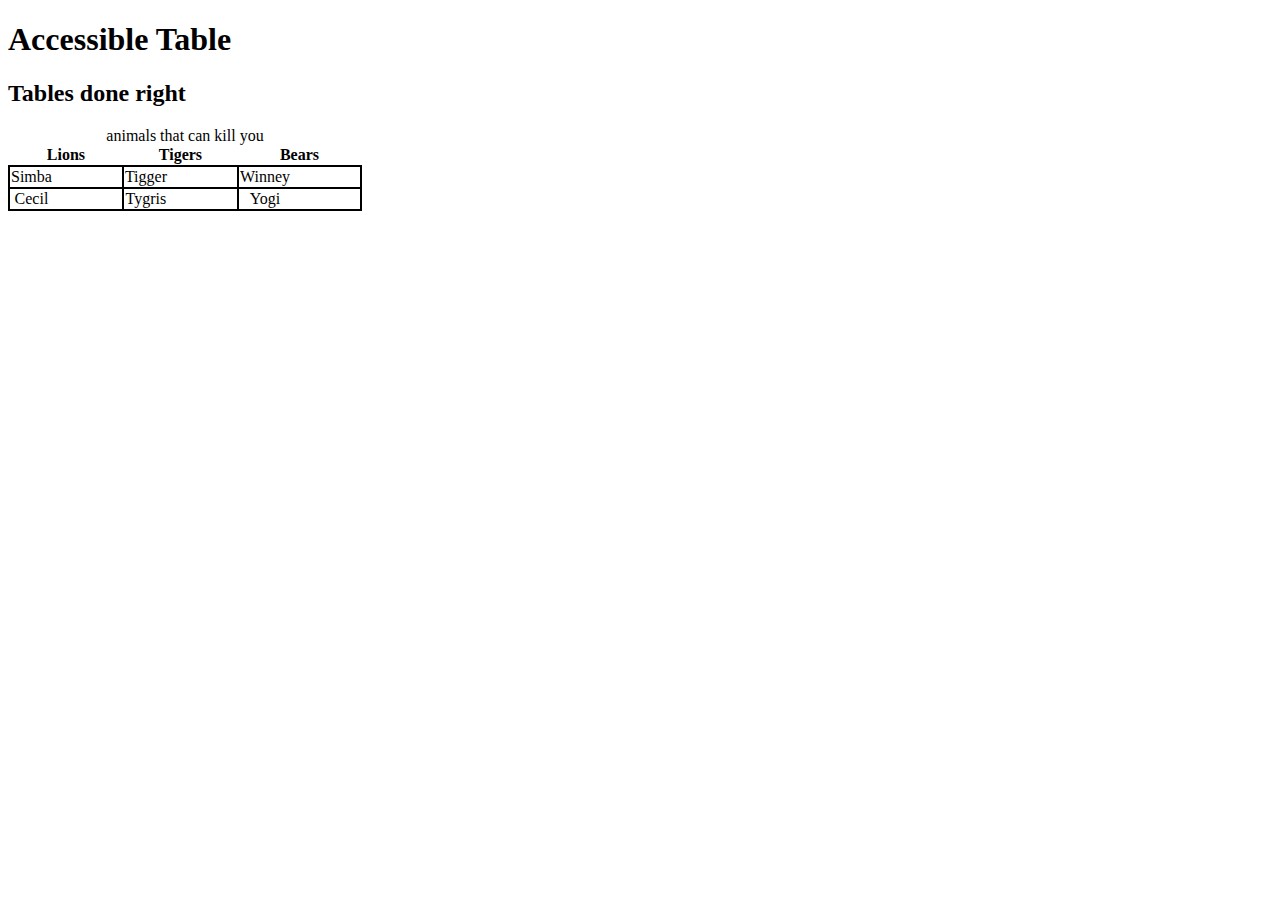
<file: table-inclass.html>
<!DOCTYPE html>
<html lang="en">
<head>
    <meta charset="UTF-8">
    <meta name="viewport" content="width=device-width, initial-scale=1.0">
    <title>Table Examples</title>

    <style>
        table, th, td {
            border-collapse: collapse;
        }
        table {
            margin-bottom: 30px;
        }
        td{
            border: 2px solid black;
            padding-right: 70px;
            text-align: center;
        }
    </style>

</head>
<body>
    <header>
        <h1>Accessible Table</h1>
    </header>

    <main>

        <section>
            <h2>Tables done right</h2>

            <table>
                <caption>animals that can kill you</caption>
                <thead>
                    <tr>
                        <th scope="col">Lions</td>
                        <th scope="col">Tigers</td>
                        <th scope="col">Bears</td>
                    </tr>
                </thead>
                <tbody>
                    <tr>
                        <td>Simba</td>
                        <td>Tigger</td>
                        <td>Winney</td>
                    </tr>
                    <tr>
                        <td>Cecil</td>
                        <td>Tygris</td>
                        <td>Yogi</td>
                    </tr>
                </tbody>
            </table>
        </section>

    </main>
    
</body>
</html>
</file>
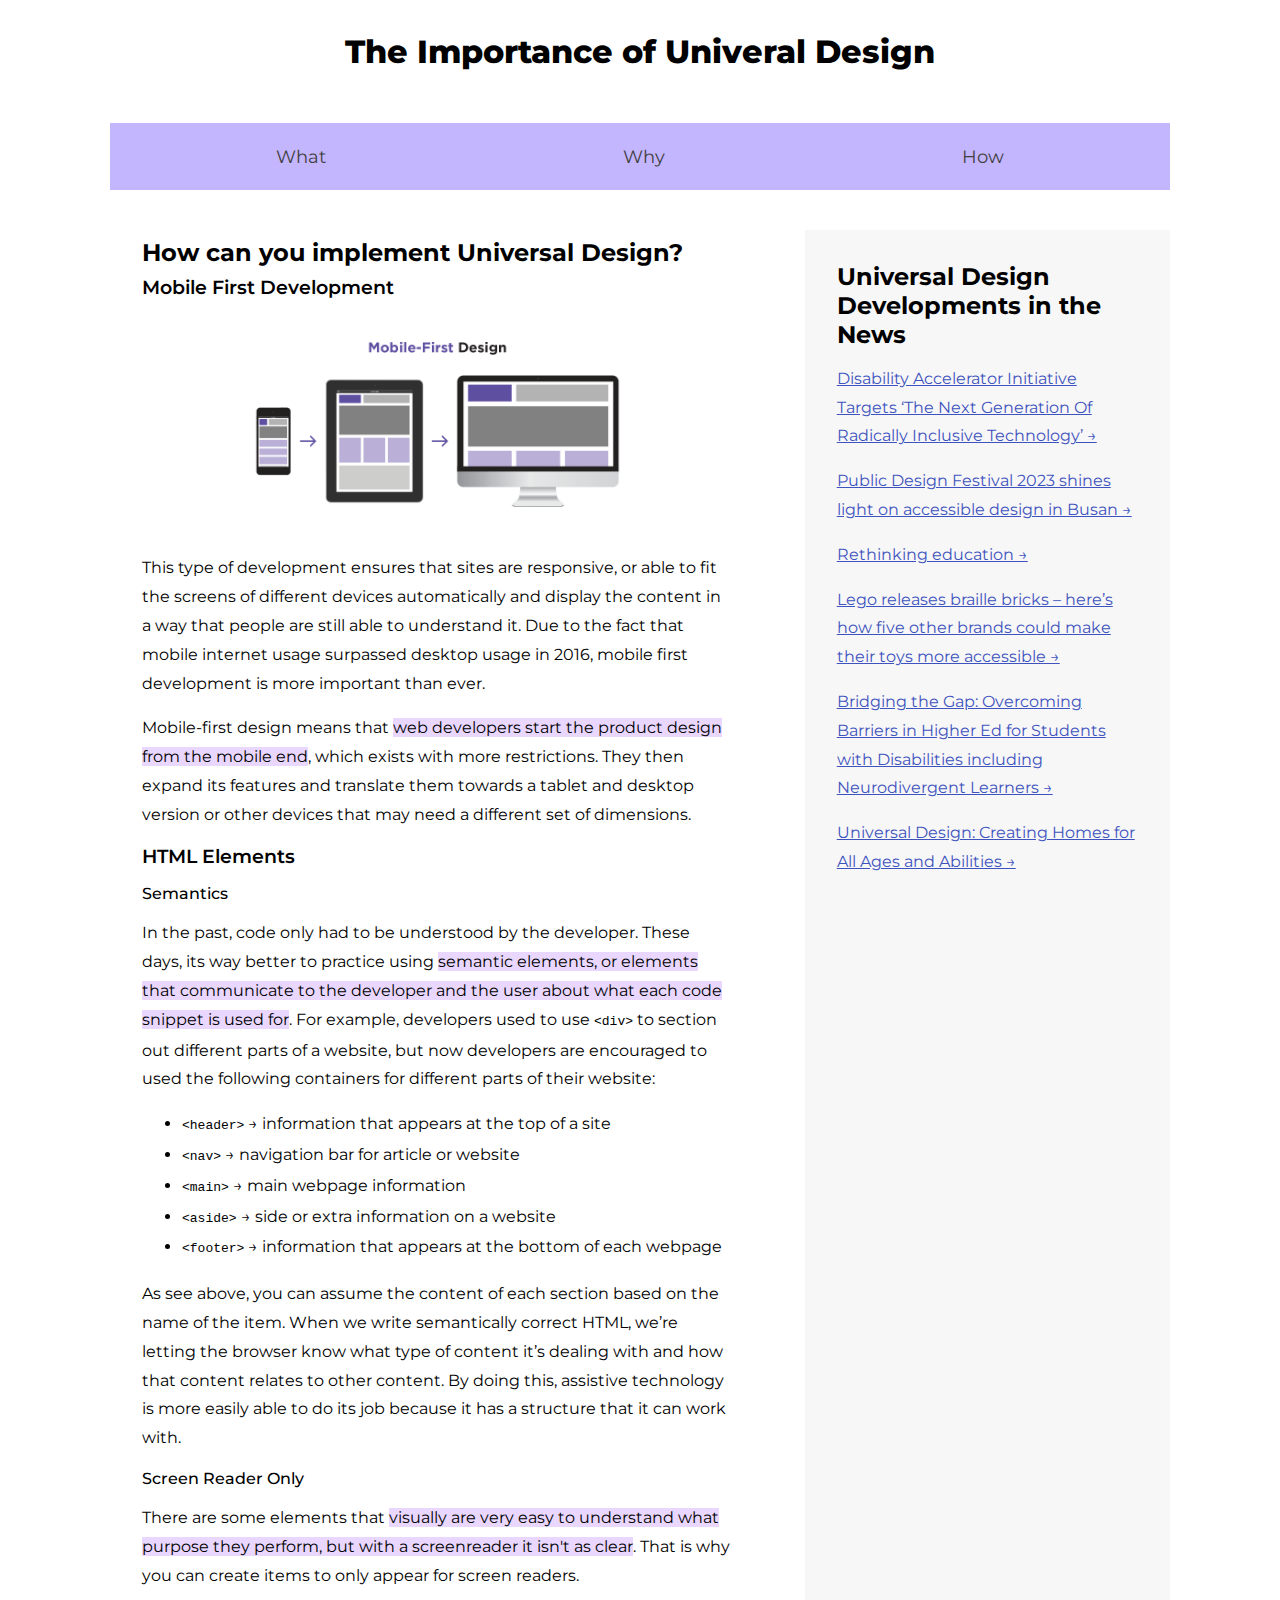
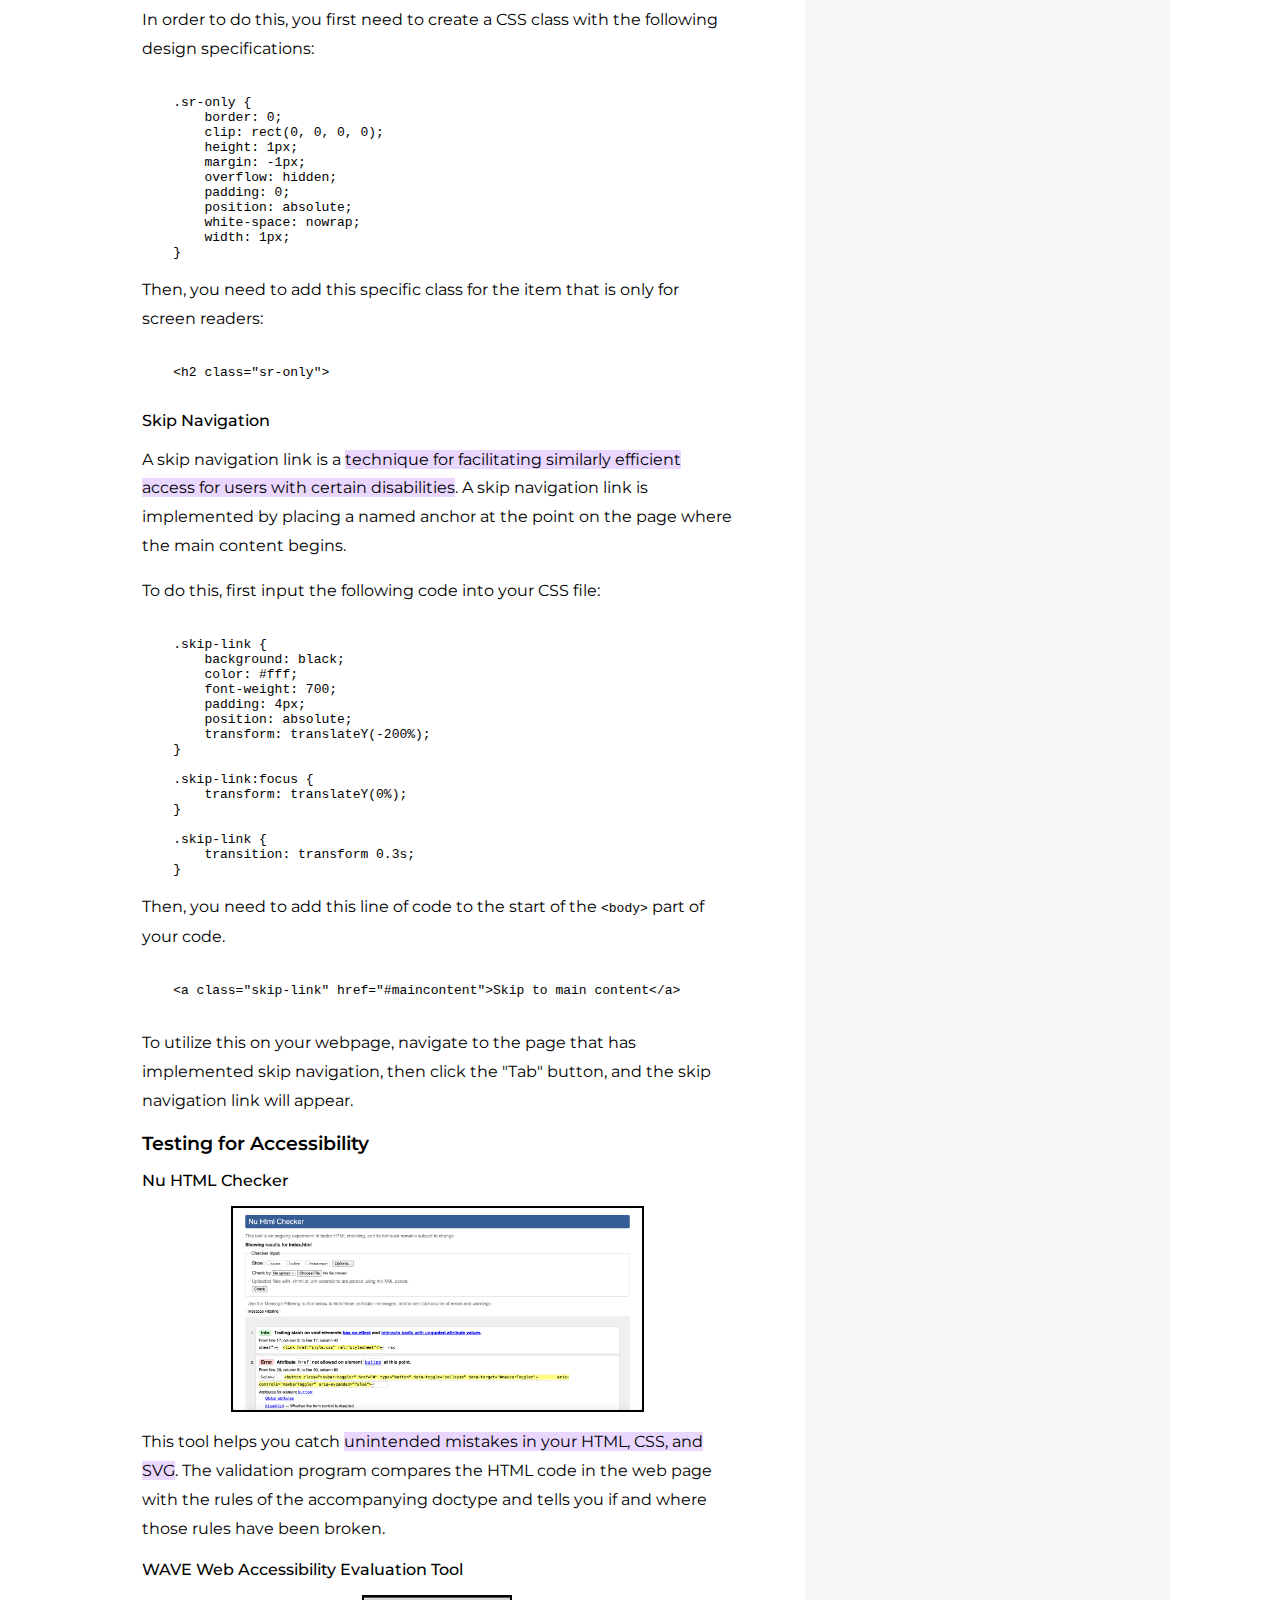
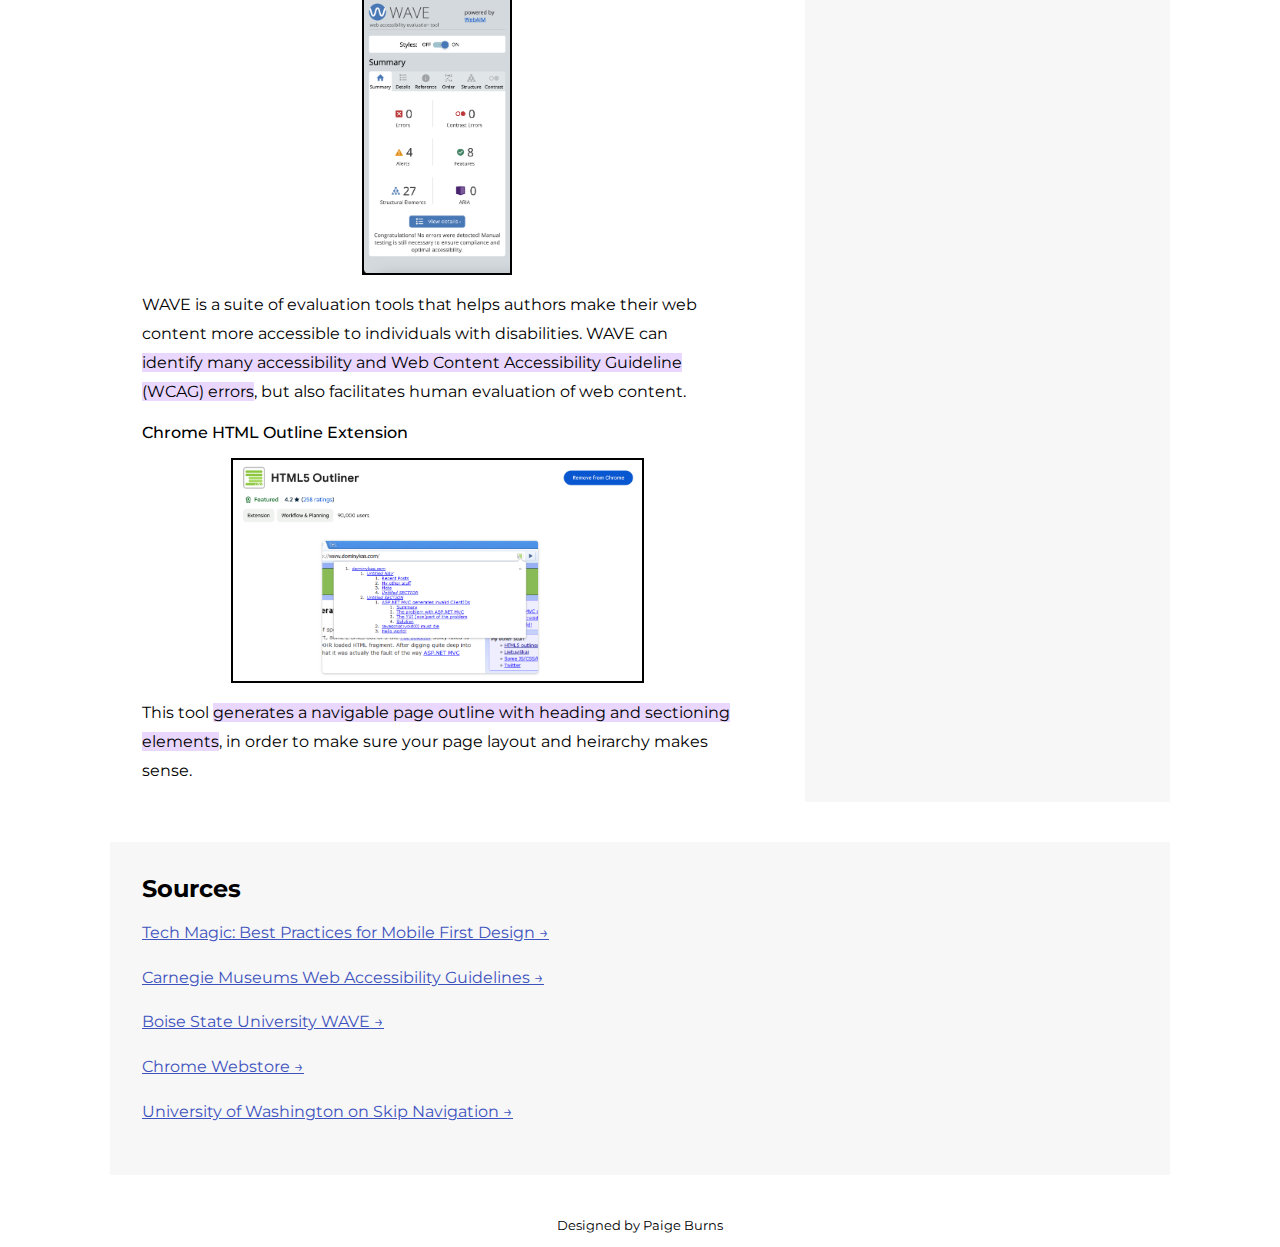
<file: final project/how.html>
<!doctype html>
<html lang="en">

<head>
  <meta charset="utf-8">
  <meta name="viewport" content="width=device-width, initial-scale=1, shrink-to-fit=no">
  <link href="./final.css" rel="stylesheet">

  <title>How - Universal Design</title>
</head>

<body>
    <a class="skip-link" href="#maincontent">Skip to main content</a>
    <div class="container2">
        <header>
            <h1>The Importance of Univeral Design</h1>
        </header>

        <nav>
            <h2 class="sr-only">Website Navigation</h2>
            <ul>
                <li><a href="what.html">What</a></li>
                <li><a href="why.html">Why</a></li>
                <li><a href="how.html">How</a></li>
            </ul>
        </nav>

        <main id = "maincontent">
            <section>
                <h2 id="what">How can you implement Universal Design?</h2>

                <h3>Mobile First Development</h3>
                <img src="./photos/mfdesign.png" alt="Adaptive v Responsive v Mobile First Design" class="bigpic">
                <p>This type of development ensures that sites are responsive, or able to fit the screens of different devices automatically and display the content in a way that people are still able to understand it. Due to the fact that mobile internet usage surpassed desktop usage in 2016, mobile first development is more important than ever. </p>
                <p>Mobile-first design means that <mark>web developers start the product design from the mobile end</mark>, which exists with more restrictions. They then expand its features and translate them towards a tablet and desktop version or other devices that may need a different set of dimensions.</p>

                <h3>HTML Elements</h3>
                <h4>Semantics</h4>
                <p>In the past, code only had to be understood by the developer. These days, its way better to practice using <mark>semantic elements, or elements that communicate to the developer and the user about what each code snippet is used for</mark>. For example, developers used to use <code>&lt;div&gt;</code> to section out different parts of a website, but now developers are encouraged to used the following containers for different parts of their website:</p>
                <ul class="guide">
                    <li><code>&lt;header&gt;</code> &#8594; information that appears at the top of a site</li>
                    <li><code>&lt;nav&gt;</code> &#8594; navigation bar for article or website</li>
                    <li><code>&lt;main&gt;</code> &#8594; main webpage information</li>
                    <li><code>&lt;aside&gt;</code> &#8594; side or extra information on a website</li>
                    <li><code>&lt;footer&gt;</code> &#8594; information that appears at the bottom of each webpage</li>
                </ul>
                <p>As see above, you can assume the content of each section based on the name of the item. When we write semantically correct HTML, we’re letting the browser know what type of content it’s dealing with and how that content relates to other content. By doing this, assistive technology is more easily able to do its job because it has a structure that it can work with.</p>
                
                <h4>Screen Reader Only</h4>
                <p>There are some elements that <mark>visually are very easy to understand what purpose they perform, but with a screenreader it isn't as clear</mark>. That is why you can create items to only appear for screen readers.</p>
                <p>In order to do this, you first need to create a CSS class with the following design specifications:</p>
    <pre><code>
    .sr-only {
        border: 0;
        clip: rect(0, 0, 0, 0);
        height: 1px;
        margin: -1px;
        overflow: hidden;
        padding: 0;
        position: absolute;
        white-space: nowrap;
        width: 1px;
    }</code></pre>
                <p>Then, you need to add this specific class for the item that is only for screen readers:</p>
    <pre><code>
    &lt;h2 class="sr-only"&gt;
    </code></pre>
                
                <h4>Skip Navigation</h4>
                <p>A skip navigation link is a <mark>technique for facilitating similarly efficient access for users with certain disabilities</mark>. A skip navigation link is implemented by placing a named anchor at the point on the page where the main content begins.</p>
                <p>To do this, first input the following code into your CSS file:</p>
    <pre><code>
    .skip-link {
        background: black;
        color: #fff;
        font-weight: 700;
        padding: 4px;
        position: absolute;
        transform: translateY(-200%);
    }  
    
    .skip-link:focus {
        transform: translateY(0%);
    } 

    .skip-link {
        transition: transform 0.3s;
    }</code></pre>
                <p>Then, you need to add this line of code to the start of the <code>&lt;body&gt;</code> part of your code.</p>
    <pre><code>
    &lt;a class="skip-link" href="#maincontent"&gt;Skip to main content&lt;/a&gt;
    </code></pre>
                <p>To utilize this on your webpage, navigate to the page that has implemented skip navigation, then click the "Tab" button, and the skip navigation link will appear.</p>

                <h3>Testing for Accessibility</h3>
                <h4>Nu HTML Checker</h4>
                <img src="./photos/nuhtmlcheck.png" alt="Screenshot of Nu HTML Checker tool" class="bigpic2">
                <p>This tool helps you catch <mark>unintended mistakes in your HTML, CSS, and SVG</mark>. The validation program compares the HTML code in the web page with the rules of the accompanying doctype and tells you if and where those rules have been broken.</p>

                <h4>WAVE Web Accessibility Evaluation Tool</h4>
                <img src="./photos/wavetool.png" alt="Screenshot of Wave Tool" class="bigpic1">
                <p>WAVE is a suite of evaluation tools that helps authors make their web content more accessible to individuals with disabilities. WAVE can <mark>identify many accessibility and Web Content Accessibility Guideline (WCAG) errors</mark>, but also facilitates human evaluation of web content.</p>
                
                <h4>Chrome HTML Outline Extension</h4>
                <img src="./photos/htmloutliner.png" alt="Screenshot of HTML5 Outliner Extension tool on Chrome" class="bigpic2">
                <p>This tool <mark>generates a navigable page outline with heading and sectioning elements</mark>, in order to make sure your page layout and heirarchy makes sense.</p>
                
            </section>
        </main>

        <aside id="side1">
            <h2 id="issues">Universal Design Developments in the News</h2>
            <p><a href="https://www.forbes.com/sites/annefield/2023/11/22/disability-accelerator-initiative-targets-the-next-generation-of-radically-inclusive-technology/?sh=19fed8fb658c" class="source">Disability Accelerator Initiative Targets ‘The Next Generation Of Radically Inclusive Technology’ &#8594;</a></p>
            <p><a href="https://koreajoongangdaily.joins.com/news/2023-10-12/culture/artsDesign/Public-Design-Festival-2023-shines-light-on-accessible-design-in-Busan/1888557" class="source">Public Design Festival 2023 shines light on accessible design in Busan &#8594;</a></p>
            <p><a href="https://www.thenews.com.pk/print/1112185-rethinking-education" class="source">Rethinking education &#8594;</a></p>
            <p><a href="https://theconversation.com/lego-releases-braille-bricks-heres-how-five-other-brands-could-make-their-toys-more-accessible-212630" class="source">Lego releases braille bricks – here’s how five other brands could make their toys more accessible &#8594;</a></p>
            <p><a href="https://www.facultyfocus.com/articles/equality-inclusion-and-diversity/bridging-the-gap-overcoming-barriers-in-higher-ed-for-students-with-disabilities-including-neurodivergent-learners/" class="source">Bridging the Gap: Overcoming Barriers in Higher Ed for Students with Disabilities including Neurodivergent Learners &#8594;</a></p>
            <p><a href="https://www.finehomesandliving.com/featured/universal-design-creating-homes-for-all-ages-and-abilities/article_9ce659e2-2ff3-11ee-aad2-1f59e2d11122.html" class="source">Universal Design: Creating Homes for All Ages and Abilities &#8594;</a></p>
        </aside>

        <aside id="side2">
            <h2 id="sources">Sources</h2>
            <p><a href="https://www.techmagic.co/blog/best-practices-for-mobile-first-design/" class="source">Tech Magic: Best Practices for Mobile First Design &#8594;</a></p>
            <p><a href="http://web-accessibility.carnegiemuseums.org/foundations/semantic/#:~:text=When%20we%20write%20semantically%20correct,that%20it%20can%20work%20with." class="source">Carnegie Museums Web Accessibility Guidelines &#8594;</a></p>
            <p><a href="https://www.boisestate.edu/webguide/publishing/wave-web-accessibility-evaluation-tool/#:~:text=WAVE%20is%20a%20suite%20of,human%20evaluation%20of%20web%20content." class="source">Boise State University WAVE &#8594;</a></p>
            <p><a href="https://chromewebstore.google.com/detail/html5-outliner/afoibpobokebhgfnknfndkgemglggomo?pli=1" class="source">Chrome Webstore &#8594;</a></p>
            <p><a href="https://www.washington.edu/accesscomputing/what-skip-navigation-link#:~:text=A%20%22skip%20navigation%22%20link%20is,content%20begins%20(e.g.%2C%20)." class="source">University of Washington on Skip Navigation &#8594;</a></p>
        </aside>

        <footer>
            <small>Designed by Paige Burns</small>
        </footer>
    </div>
</body>

</html>
</file>
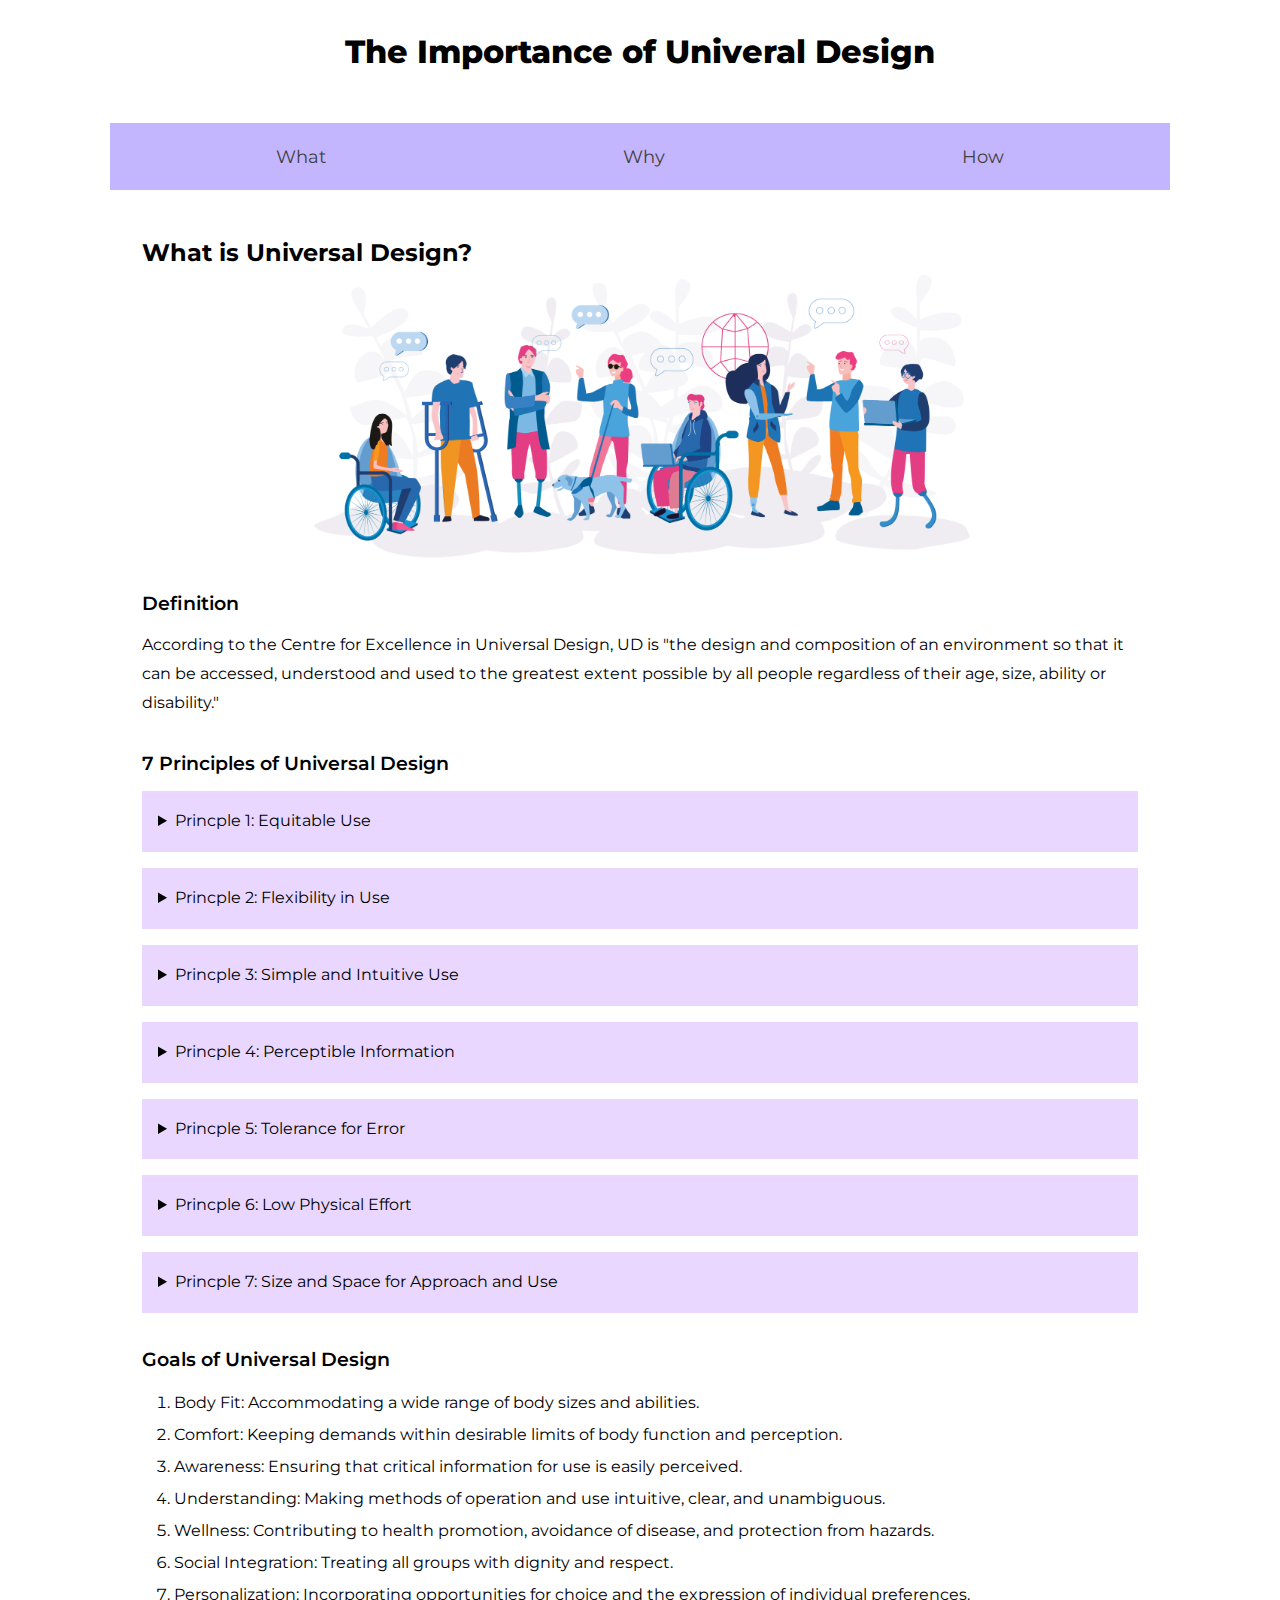
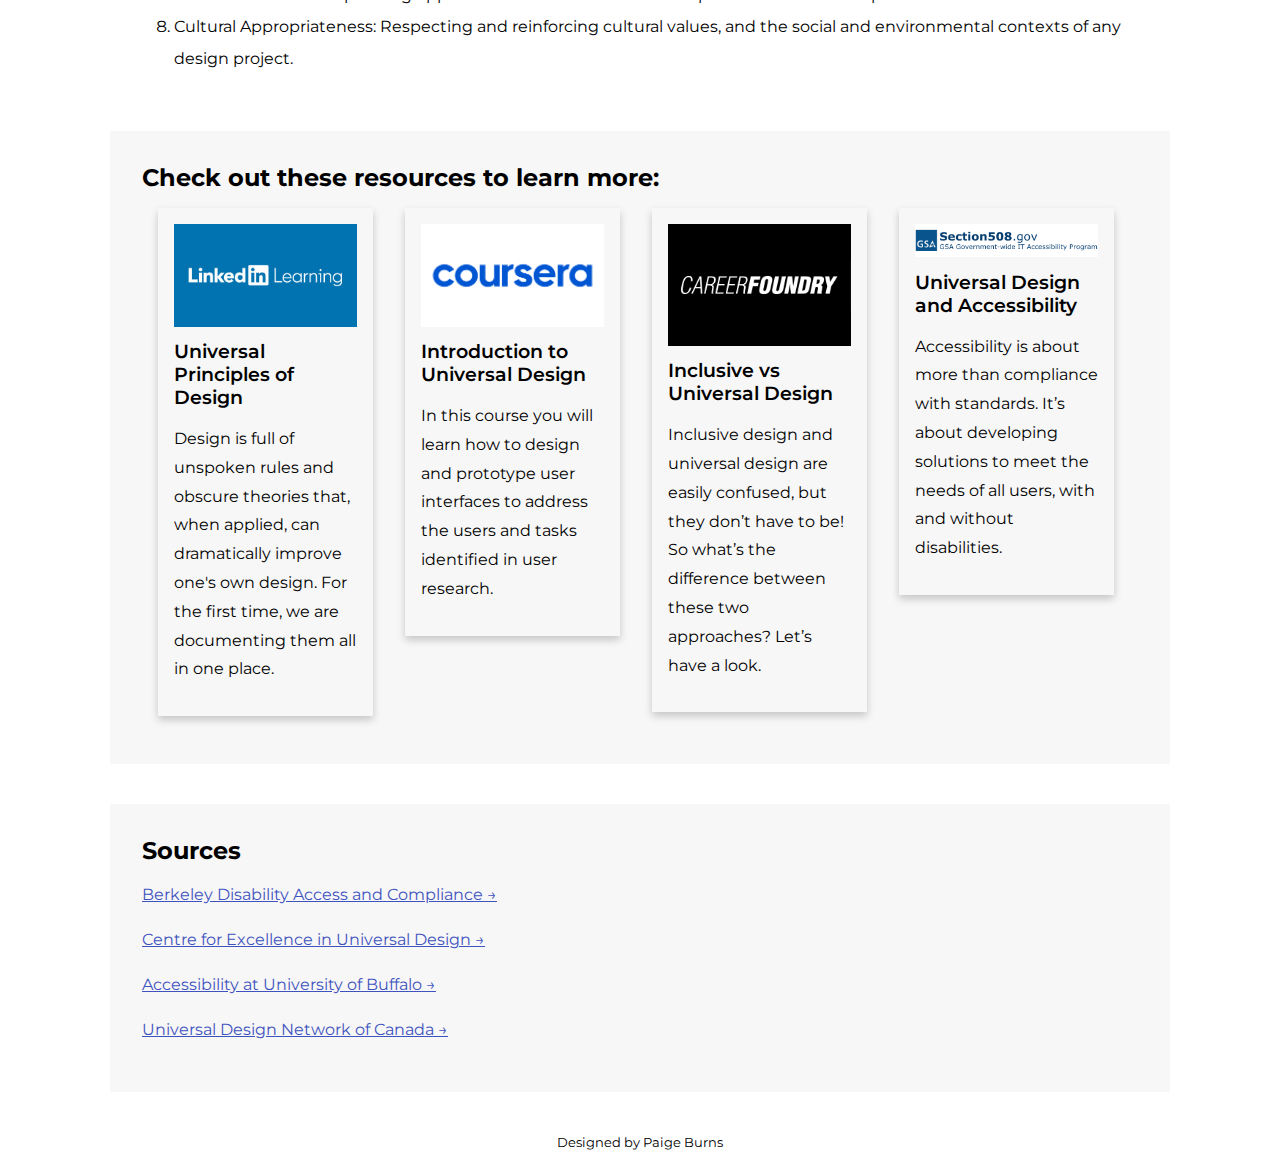
<file: final project/what.html>
<!doctype html>
<html lang="en">

<head>
  <meta charset="utf-8">
  <meta name="viewport" content="width=device-width, initial-scale=1, shrink-to-fit=no">
  <link href="./final.css" rel="stylesheet">

  <title>What - Universal Design</title>
</head>

<body>
    <a class="skip-link" href="#maincontent">Skip to main content</a>
    <div class="container">
        <header>
            <h1>The Importance of Univeral Design</h1>
        </header>

        <nav>
            <h2 class="sr-only">Website Navigation</h2>
            <ul>
                <li><a href="what.html">What</a></li>
                <li><a href="why.html">Why</a></li>
                <li><a href="how.html">How</a></li>
            </ul>
        </nav>

        <main id = "maincontent">
            <section>   
                <h2>What is Universal Design?</h2>

                <img src="./photos/universaldesign.png" alt="People of varying abilities, with a vectored design" class="bigpic">
                <h3>Definition</h3>
                <p>According to the Centre for Excellence in Universal Design, UD is "the design and composition of an environment so that it can be accessed, understood and used to the greatest extent possible by all people regardless of their age, size, ability or disability."</p>

                <h3 class="mainsec">7 Principles of Universal Design</h3>
                <details>
                    <summary>Princple 1: Equitable Use</summary>
                    <p>The design is useful and marketable to people with diverse abilities.</p>
                    <p>Guidelines:</p>
                    <ul class="guide">
                        <li>1a: Provide the same means of use for all users: identical whenever possible; equivalent when not.</li>
                        <li>1b: Avoid segregating or stigmatizing any users.</li>
                        <li>1c: Provisions for privacy, security, and safety should be equally available to all users.</li>
                        <li>1d: Make the design appealing to all users.</li>
                    </ul>
                    <p>Example: A counter space or desk surface may be raised or lowered to accommodate users of varying height, or an individual who uses a wheelchair.</p>
                </details>
                <details>
                    <summary>Princple 2: Flexibility in Use</summary>
                    <p>The design accommodates a wide range of individual preferences and abilities.</p>
                    <p>Guidelines:</p>
                    <ul class="guide">
                        <li>2a: Provide choice in methods of use.</li>
                        <li>2b: Accommodate right- or left-handed access and use.</li>
                        <li>2c: Facilitate the user's accuracy and precision.</li>
                        <li>2d: Provide adaptability to the user's pace.</li>
                    </ul>
                    <p>Example: A captioned video will allow people to choose to listen or to read in order to understand content. This not only provides access to individuals with hearing impairments but also accommodates those who would rather not use sound or who comprehend better through reading.</p>
                </details>
                <details>
                    <summary>Princple 3: Simple and Intuitive Use</summary>
                    <p>Use of the design is easy to understand, regardless of the user’s experience, knowledge, language skills, or current concentration level.</p>
                    <p>Guidelines:</p>
                    <ul class="guide">
                        <li>3a: Eliminate unnecessary complexity.</li>
                        <li>3b: Be consistent with user expectations and intuition.</li>
                        <li>3c: Accommodate a wide range of literacy and language skills.</li>
                        <li>3d: Arrange information consistent with its importance.</li>
                        <li>3e: Provide effective prompting and feedback during and after task completion.</li>
                    </ul>
                    <p>Example: A website that is well-organized with clear headings will facilitate access to information.</p>
                </details>
                <details>
                    <summary>Princple 4: Perceptible Information</summary>
                    <p>The design communicates necessary information effectively to the user, regardless of ambient conditions or the user’s sensory abilities.</p>
                    <p>Guidelines:</p>
                    <ul class="guide">
                        <li>4a: Use different modes (pictorial, verbal, tactile) for redundant presentation of essential information.</li>
                        <li>4b: Provide adequate contrast between essential information and its surroundings.</li>
                        <li>4c: Maximize "legibility" of essential information.</li>
                        <li>4d: Differentiate elements in ways that can be described (i.e., make it easy to give instructions or directions).</li>
                        <li>4e: Provide compatibility with a variety of techniques or devices used by people with sensory limitations./li>
                    </ul>
                    <p>Example: A video includes a voiceover for individuals with visual impairments.</p>
                </details>
                <details>
                    <summary>Princple 5: Tolerance for Error</summary>
                    <p>The design minimizes hazards and the adverse consequences of accidental or unintended actions.</p>
                    <p>Guidelines:</p>
                    <ul class="guide">
                        <li>5a: Arrange elements to minimize hazards and errors: most used elements, most accessible; hazardous elements eliminated, isolated, or shielded.</li>
                        <li>5b: Provide warnings of hazards and errors.</li>
                        <li>5c: Provide fail safe features.</li>
                        <li>5d: Discourage unconscious action in tasks that require vigilance.</li>
                    </ul>
                    <p>Example: A hallway that is free of protruding objects at a height where they would not be detectable by someone with a visual impairment who uses a cane.</p>
                </details>
                <details>
                    <summary>Princple 6: Low Physical Effort</summary>
                    <p>The design can be used efficiently and comfortably and with a minimum of fatigue.</p>
                    <p>Guidelines:</p>
                    <ul class="guide">
                        <li>6a: Allow user to maintain a neutral body position.</li>
                        <li>6b: Use reasonable operating forces.</li>
                        <li>6c: Minimize repetitive actions.</li>
                        <li>6d: Minimize sustained physical effort.</li>
                    </ul>
                    <p>Example: An automatic door opener can facilitate access to an office space or classroom.</p>
                </details>
                <details>
                    <summary>Princple 7: Size and Space for Approach and Use</summary>
                    <p>Appropriate size and space is provided for approach, reach, manipulation, and use regardless of user’s body size, posture, or mobility.</p>
                    <p>Guidelines:</p>
                    <ul class="guide">
                        <li>7a: Provide a clear line of sight to important elements for any seated or standing user.</li>
                        <li>7b: Make reach to all components comfortable for any seated or standing user.</li>
                        <li>7c: Accommodate variations in hand and grip size.</li>
                        <li>7d: Provide adequate space for the use of assistive devices or personal assistance.</li>
                    </ul>
                    <p>Example: A classroom includes a range of seating options, including a table for someone who uses a wheelchair or wider chairs for individuals who are taller and/or larger.</p>
                </details>

                <h3 class="mainsec">Goals of Universal Design</h3>
                <ol>
                    <li>Body Fit: Accommodating a wide range of body sizes and abilities.</li>
                    <li>Comfort: Keeping demands within desirable limits of body function and perception.</li>
                    <li>Awareness: Ensuring that critical information for use is easily perceived.</li>
                    <li>Understanding: Making methods of operation and use intuitive, clear, and unambiguous.</li>
                    <li>Wellness: Contributing to health promotion, avoidance of disease, and protection from hazards.</li>
                    <li>Social Integration: Treating all groups with dignity and respect.</li>
                    <li>Personalization: Incorporating opportunities for choice and the expression of individual preferences.</li>
                    <li>Cultural Appropriateness: Respecting and reinforcing cultural values, and the social and environmental contexts of any design project.</li>
                </ol>
            </section>
        </main>

        <aside id="side1">
            <h2>Check out these resources to learn more:</h2>
            <div class="card">
                <div class="containers"><a href="https://www.linkedin.com/learning/universal-principles-of-design/welcome-2?u=42275329" class="cardlink">
                    <img src="./photos/linkedinlearning.jpg" alt="Linkedin Learning logo" style="width:100%">
                    <h3>Universal Principles of Design</h3>
                    <p>Design is full of unspoken rules and obscure theories that, when applied, can dramatically improve one's own design. For the first time, we are documenting them all in one place.</p>
                </a></div>
            </div>
            <div class="card">
                <div class="containers"><a href="https://www.coursera.org/lecture/prototyping-design/introduction-to-universal-design-f7hqe" class="cardlink">
                    <img src="./photos/courseralogo.webp" alt="Coursera Logo" style="width:100%">
                  <h3>Introduction to Universal Design</h3>
                  <p>In this course you will learn how to design and prototype user interfaces to address the users and tasks identified in user research. </p>
                </a></div>
            </div>
            <div class="card">
                <div class="containers"><a href="https://careerfoundry.com/en/blog/ux-design/universal-vs-inclusive-design/" class="cardlink">
                    <img src="./photos/careerfoundrylogo.png" alt="Career Foundry Logo" style="width:100%">
                    <h3>Inclusive vs Universal Design</h3>
                    <p>Inclusive design and universal design are easily confused, but they don’t have to be! So what’s the difference between these two approaches? Let’s have a look.</p>
                </a></div>
            </div>
            <div class="card">
                <div class="containers"><a href="https://www.section508.gov/develop/universal-design/" class="cardlink">
                   <img src="./photos/section508logo.gif" alt="Section 508 Logo" style="width:100%">
                  <h3>Universal Design and Accessibility</h3>
                  <p>Accessibility is about more than compliance with standards. It’s about developing solutions to meet the needs of all users, with and without disabilities. </p>
                </a></div>
            </div>
        </aside>

        <aside id="side2">
            <h2>Sources</h2>
            <p><a href="https://dac.berkeley.edu/services/campus-building-accessibility/universal-design-principles" class="source">Berkeley Disability Access and Compliance &#8594;</a></p>
            <p><a href="https://universaldesign.ie" class="source">Centre for Excellence in Universal Design &#8594;</a></p>
            <p><a href="https://www.buffalo.edu/access/help-and-support/topic3/universaldesignprinciples.html" class="source">Accessibility at University of Buffalo &#8594;</a></p>
            <p><a href="https://universaldesign.ca/principles-and-goals/" class="source">Universal Design Network of Canada &#8594;</a></p>
        </aside>

        <footer>
            <small>Designed by Paige Burns</small>
        </footer>
    </div>
</body>

</html>
</file>
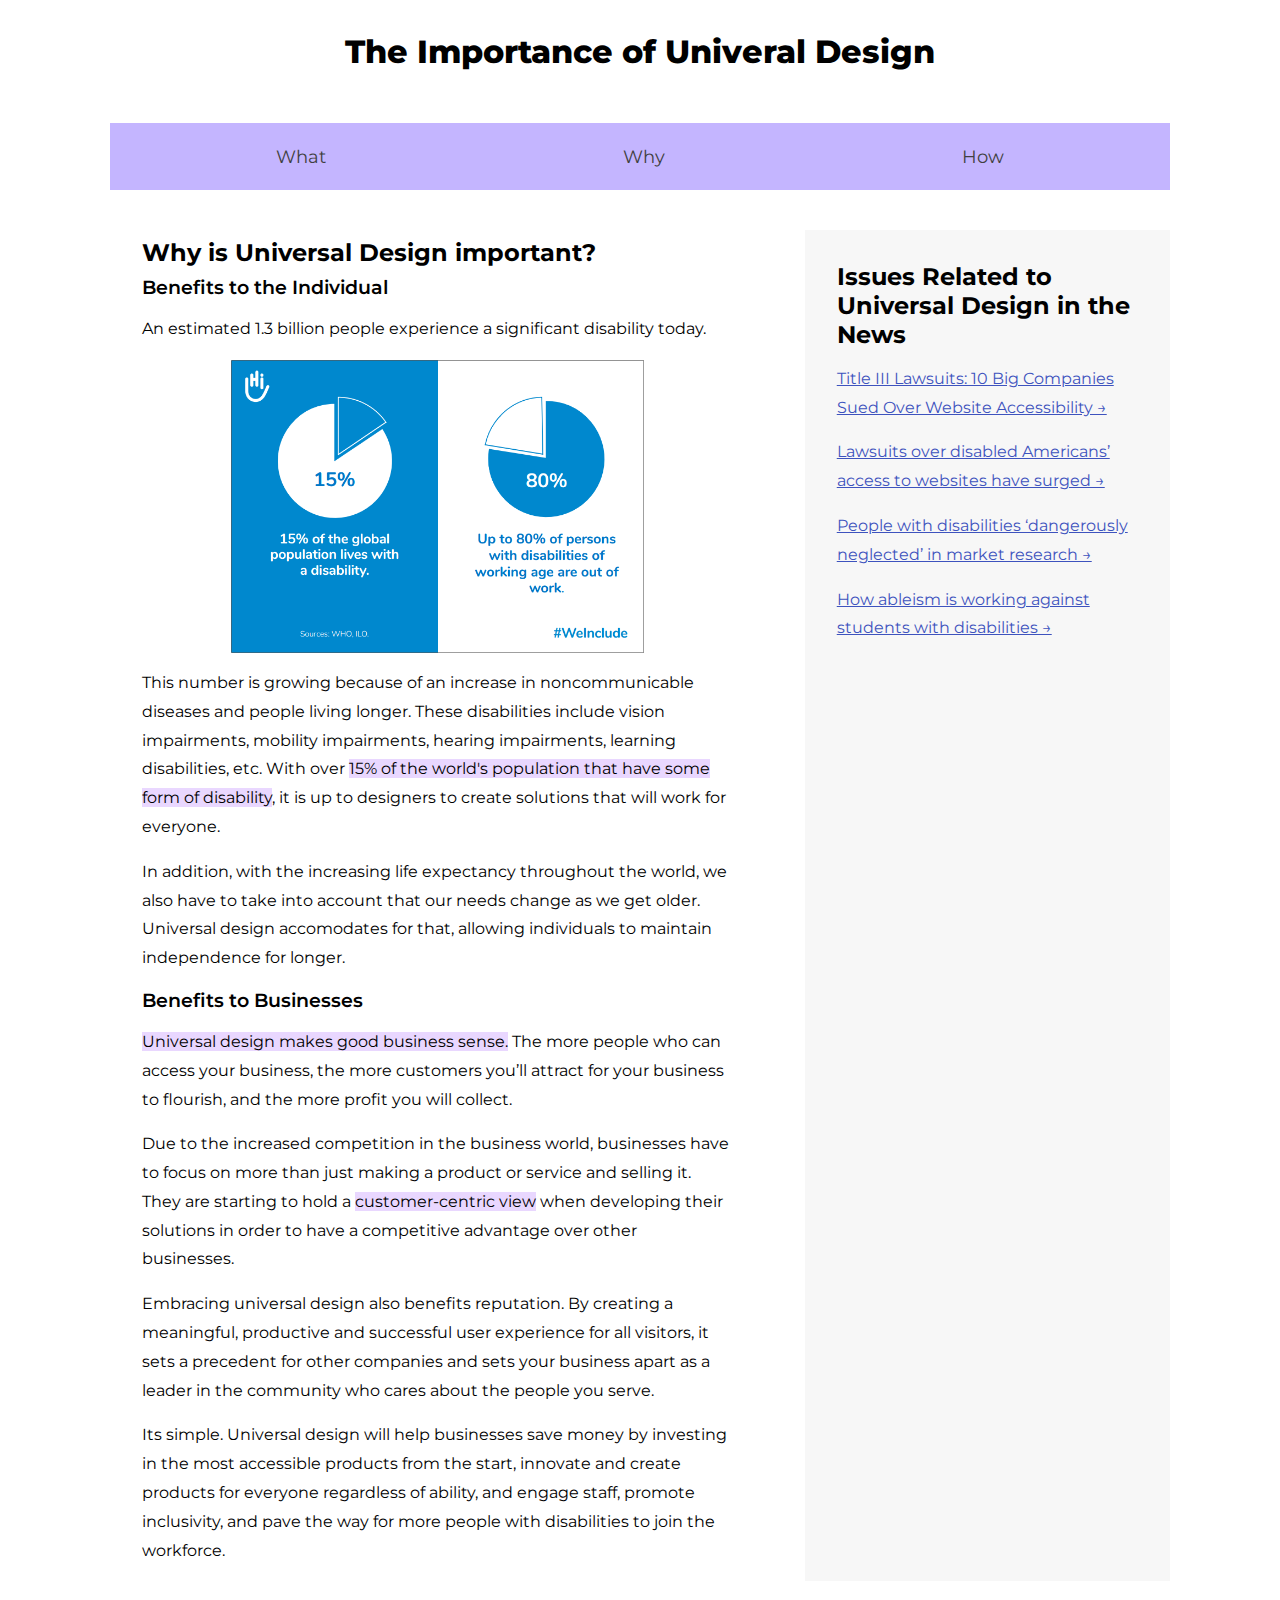
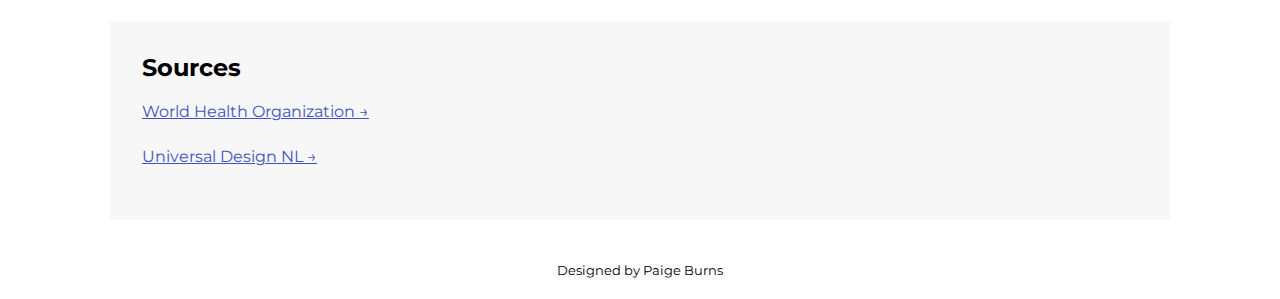
<file: final project/why.html>
<!doctype html>
<html lang="en">

<head>
  <meta charset="utf-8">
  <meta name="viewport" content="width=device-width, initial-scale=1, shrink-to-fit=no">
  <link href="./final.css" rel="stylesheet">

  <title>Why - Universal Design</title>
</head>

<body>
    <a class="skip-link" href="#maincontent">Skip to main content</a>
    <div class="container1">
        <header>
            <h1>The Importance of Univeral Design</h1>
        </header>

        <nav>
            <h2 class="sr-only">Website Navigation</h2>
            <ul>
                <li><a href="what.html">What</a></li>
                <li><a href="why.html">Why</a></li>
                <li><a href="how.html">How</a></li>
            </ul>
        </nav>

        <main id = "maincontent">
            <section>
                <h2 id="what">Why is Universal Design important?</h2>
                <h3>Benefits to the Individual</h3>
                <p>An estimated 1.3 billion people experience a significant disability today.</p>
                <img src="./photos/disstats.png" alt="Statistics on disabilities in the world" class="bigpic">
                <p>This number is growing because of an increase in noncommunicable diseases and people living longer. These disabilities include vision impairments, mobility impairments, hearing impairments, learning disabilities, etc. With over <mark>15% of the world's population that have some form of disability</mark>, it is up to designers to create solutions that will work for everyone. </p>
                <p>In addition, with the increasing life expectancy throughout the world, we also have to take into account that our needs change as we get older. Universal design accomodates for that, allowing individuals to maintain independence for longer.</p>

                <h3>Benefits to Businesses</h3>
                <p><mark>Universal design makes good business sense.</mark> The more people who can access your business, the more customers you’ll attract for your business to flourish, and the more profit you will collect.</p>
                <p>Due to the increased competition in the business world, businesses have to focus on more than just making a product or service and selling it. They are starting to hold a <mark>customer-centric view</mark> when developing their solutions in order to have a competitive advantage over other businesses.</p>
                <p>Embracing universal design also benefits reputation. By creating a meaningful, productive and successful user experience for all visitors, it sets a precedent for other companies and sets your business apart as a leader in the community who cares about the people you serve.</p>
                <p>Its simple. Universal design will help businesses save money by investing in the most accessible products from the start, innovate and create products for everyone regardless of ability, and engage staff, promote inclusivity, and pave the way for more people with disabilities to join the workforce.</p>
            </section>
        </main>

        <aside id="side1">
            <h2 id="issues">Issues Related to Universal Design in the News</h2>
            <p><a href="https://www.levelaccess.com/blog/title-iii-lawsuits-10-big-companies-sued-over-website-accessibility/" class="source">Title III Lawsuits: 10 Big Companies Sued Over Website Accessibility &#8594;</a></p>
            <p><a href="https://www.economist.com/united-states/2023/08/31/lawsuits-over-disabled-americans-access-to-websites-have-surged?utm_medium=cpc.adword.pd&utm_source=google&ppccampaignID=17210591673&ppcadID=&utm_campaign=a.22brand_pmax&utm_content=conversion.direct-response.anonymous&gad_source=1&gclid=Cj0KCQiA4NWrBhD-ARIsAFCKwWvCjuRh9FIUGkwpGrmvSwGPTUXNCMayvFyhhGButxdtwegvn_Jgai0aAsyuEALw_wcB&gclsrc=aw.ds" class="source">Lawsuits over disabled Americans’ access to websites have surged &#8594;</a></p>
            <p><a href="https://www.warc.com/content/feed/people-with-disabilities-dangerously-neglected-in-market-research/en-GB/8637" class="source">People with disabilities ‘dangerously neglected’ in market research &#8594;</a></p>
            <p><a href="https://www.universityworldnews.com/post.php?story=20230425151501553" class="source">How ableism is working against students with disabilities &#8594;</a></p>
        </aside>

        <aside id="side2">
            <h2 id="sources">Sources</h2>
            <p><a href="https://www.who.int/news-room/fact-sheets/detail/disability-and-health#:~:text=An%20estimated%201.3%20billion%20people%20%E2%80%93%20or%2016%25%20of%20the%20global,diseases%20and%20people%20living%20longer." class="source">World Health Organization &#8594;</a></p>
            <p><a href="https://universaldesignnl.ca/understanding-universal-design/benefits/" class="source">Universal Design NL &#8594;</a></p>
        </aside>

        <footer>
            <small>Designed by Paige Burns</small>
        </footer>
    </div>
</body>

</html>
</file>
<file: css/lab2.css>
@import url('https://fonts.googleapis.com/css2?family=Bitter:wght@700&family=Onest:wght@300&display=swap');

body{
  padding: 2% 0% 2% 0%;
  background-color: #DFFBFF;
  font-family: 'Onest', sans-serif;
  font-size: 18px;
  color:#383838;
}

p {
  color: black;
  line-height: 1.7em;
}

h1, h2, h3, h4 {
  font-family: 'Bitter', serif;
}

h1{
  font-size: 2em;
}

h2{
  font-size: 1.6em;
}

h3{
  font-size: 1.3em;
}

h4{
  font-size: 1.1em;
}

a {
  color:#5800FF;
}

figcaption{
  font-size: 0.8em;
}

.container {
  margin: 0 auto;
  max-width: 960px;
}

.sr-only {
  border: 0;
  clip: rect(0, 0, 0, 0);
  height: 1px;
  margin: -1px;
  overflow: hidden;
  padding: 0;
  position: absolute;
  white-space: nowrap;
  width: 1px;
}

nav ul li {
  list-style: none;
}

nav ul li a {
  text-decoration: none;
  font-size: 0.8em;
}

nav ul li a:link{
  color:#5800FF;
}

nav ul li a:visited{
  color: #5800FF;
}

nav ul li a:hover{
  color: black;
}

nav ul li a:active{
  color: rgb(47, 133, 255);
}
</file>
<file: css/lab3.css>
@import url('https://fonts.googleapis.com/css2?family=Onest:wght@300;500;700&display=swap');
@import url('https://fonts.googleapis.com/icon?family=Material+Icons');

body{
  padding: 2% 0% 2% 0%;
  background-color: #DFFBFF;
  font-family: 'Onest', sans-serif;
  font-size: 18px;
  font-weight: 300;
  color:#383838;
  line-height: 1.7em;
}

.container {
    margin: 0 auto;
    max-width: 960px;
}

.nobullets{
    list-style-type: none;
}
  
  nav ul li a {
    text-decoration: none;
    font-size: 0.8em;
  }
  
  nav ul li a:link{
    color:#5800FF;
  }
  
  nav ul li a:visited{
    color: #5800FF;
  }
  
  nav ul li a:hover{
    color: black;
  }
  
  nav ul li a:active{
    color: rgb(47, 133, 255);
  }

  .sr-only {
    border: 0;
    clip: rect(0, 0, 0, 0);
    height: 1px;
    margin: -1px;
    overflow: hidden;
    padding: 0;
    position: absolute;
    white-space: nowrap;
    width: 1px;
  }

  .skip-link {
    background: black;
    color: #fff;
    font-weight: 700;
    padding: 4px;
    position: absolute;
    transform: translateY(-200%);
}
  
.skip-link:focus {
    transform: translateY(0%);
}
  
.skip-link {
    transition: transform 0.3s;
}
   

input:focus {
    background: black;
    color: white;
    border: 4px solid yellow;
}

input:valid {
    border: 2px solid green;
}
  
input:invalid {
    border: 2px solid pink;
}
  
label{
    display: block;
    margin-bottom: 10px;
}
  
  /*will target any field that is not submit and is valid*/
input:not([type="submit"]):valid {
      border-color: #3d9ca8;
      box-shadow: 0 0 3px #3d9ca8;
}
  
  /* Hide and show list of inputRequirements when interacting with input */
input:not([type="submit"]) + .inputRequirements {
    overflow: hidden;
    max-height: 0;
    transition: max-height 1s ease-out;
}
  
input:not([type="submit"]):hover + .inputRequirements,
input:not([type="submit"]):focus + .inputRequirements,
input:not([type="submit"]):active + .inputRequirements {
    max-height: 1000px; 
    transition: max-height 1s ease-in;
}

table, th, td {
    border-collapse: collapse;
    margin: 0 auto;
}

table {
    margin-bottom: 30px;
}

th{
    font-weight: 700;
    border: 2px solid black;
    padding: 5px 20px 5px 20px;
    text-align: center;
}

td{
    border: 2px solid black;
    text-align: center;
}

mark{
  background:lightseagreen;
}
</file>
<file: css/lab4.css>
@import url('https://fonts.googleapis.com/css2?family=Onest:wght@300;500;700&display=swap');
@import url('https://fonts.googleapis.com/css2?family=Bitter:wght@700&family=Onest:wght@300&display=swap');

*,
*:before,
*:after {
    box-sizing: border-box;
    padding: 0;
    margin: 0;
}

hr{
    margin-bottom:1.2em;
    background-color:#404040;
    height:3px;
}

#side{
    background-color: white;
}

body {
    background: #F2F2F2;
    font-weight: 300;
    font-size: 15px;
    font-family: Onest;
}
  
h1, h2, h3 {
    font-weight: normal;
    padding: .2em 0;
    font-family: Bitter;
}

h2, h3{
    margin-bottom: 1.2em;
}

p {
    margin: 1.2em 0;
    line-height: 1.8em;
    font-family: Onest;
}

a {
    font-family: Onest;
    color:black;
    text-decoration: none;
}

a:hover{
    color: darkgrey;
}

nav{
    font-size: 1.1em;
}
  
h2 {
    font-size:1.25em;
}

h3 {
    font-size:1.1em;
}

header, nav, main, aside, footer {
    padding: 2em;
    border: 1px #404040 solid;
}

header, footer {
    text-align: center;
}

#side1, #side2{
    color: white;
}

a.white{
    color:white;
}

a.white:hover{
    color: darkgrey;
}

.container {
    max-width: 1200px;
    margin: 0 auto;
    background: rgb(175, 222, 176);
    display: grid;
    width: 100vw;
    height: 100vh;
    grid-template-columns:
     1fr       3fr       1.75fr;
    grid-template-areas:
    "head1     head1     head1"
    "nav1      nav1      nav1"
    "side1     main1     side2"
    "side1     main1     side2"
    "side1     main1     side2"
    "foot1     foot1     foot1";
}

  header {grid-area: head1; background:#AAEFDF;}
  nav {grid-area: nav1; background:#F7D6E0;}
  main {grid-area: main1; background: #CFFCFF; max-height: 100%;}
  #side1 {grid-area: side1; background: #247B7B;}
  #side2 {grid-area: side2; background: #247B7B;}
  footer {grid-area: foot1; background: #AAEFDF;}
  
 
  nav ul {
  display: flex;
  flex-flow: row nowrap;
  justify-content: space-around;
  }
  
  nav ul li {
    list-style: none
  }
  

  @media screen
    and (min-width: 641px)
    and (max-width: 900px)  {
  .container {
  grid-template-columns:
     1fr 1fr;
  grid-template-areas:
    "head1 head1"
    "nav1  nav1"
    "main1 main1"
    "side1 side2"
    "foot1 foot1";
  }
  }
  
  @media screen
    and (max-width: 640px)  {
  .container {
  grid-template-columns:
     1fr;
  grid-template-areas:
    "head1"
    "nav1"
    "main1"
    "side1"
    "side2"
    "foot1";
  }
  
  nav ul {
    flex-flow: column nowrap;
    text-align: center;
  }

  nav ul li a {
    display: block;
    padding: 10px 5px;
    margin: 5px;
    border: 1px #404040 solid;
    background: white;
  
  }
  }

  .sr-only {
    border: 0;
    clip: rect(0, 0, 0, 0);
    height: 1px;
    /* margin: -1px; */
    overflow: hidden;
    padding: 0;
    position: absolute;
    white-space: nowrap;
    width: 1px;
  }
</file>
<file: css/past.css>
@import url('https://fonts.googleapis.com/css2?family=Merriweather:wght@700&family=Montserrat:wght@300;400;500;600;700;800&family=Open+Sans&display=swap');

body {
    font-family: 'Montserrat', sans-serif;
    font-size: 16px;
}

header, footer {
    text-align: center;
}

header, aside{
    padding: 2em;
}

nav{
    border: 20px white solid;
    padding: 1em;
    font-size: 1.1em;
}

#side1{
    border: 20px white solid;
}

#side2{
    border: 20px white solid;
}

#r, #d, #t, #it, #f{
    border: 20px white solid;
    padding: 2em;
}

footer{
    padding: 1.25em;
}

h1 {
    font-weight: 800;
    padding: .2em 0;
}

h2 {
    font-weight: 700;
    padding: .2em 0;
}

h3, h4{
    font-weight: 600;
    padding: .2em 0;
}

.source{
    color:#3e53be;
    text-decoration: underline;
}

.source:hover{
    color:darkgrey;
}

.nav1 {
    color:black;
    text-decoration: none;
}

.nav1:hover{
    color: darkgrey;
}

a{
    color:#3e53be;
    text-decoration: none;
}

a:hover{
    color:darkgrey;
}

p{
    margin: 1em 0;
    line-height: 1.8em;
}

hr{
    margin-bottom:1.2em;
    background-color:#404040;
    height:3px;
}

mark{
    background:#bae2ff;
}

.pic{
    width: 40%;
    display: inline-block;
    margin-left: auto;
    margin-right: auto;
    padding: 1em 1em 0em 0em;
}

.img1{
    text-align: center;
}

.pic1{
    width: 250px;
    float: right;
    display: inline-block;
    padding: 1.2em 1.5em 1.5em 1.5em;
}

.pic2{
    width: 70%;
    float: center;
    display: block;
    margin-left: auto;
    margin-right: auto;
    padding: 1.2em 1.5em 1.5em 1.5em;
}

.unlist{
    padding-left: 2.5em;
    line-height: 1.8em;
}

ol{
    padding-left: 2.5em;
    line-height: 1.8em;
}

details {
    margin: 1em 0;
}

.designpic{
    width: 250px;
    float: center;
    display: inline-block;
    margin-left: auto;
    margin-right: auto;
    padding: 1em 1em 1em 1em;
}

.skip-link {
    background: black;
    color: #fff;
    font-weight: 700;
    padding: 4px;
    position: absolute;
    transform: translateY(-200%);
}
  
.skip-link:focus {
    transform: translateY(0%);
}
  
.skip-link {
    transition: transform 0.3s;
}

*,
*:before,
*:after {
    box-sizing: border-box;
    padding: 0;
    margin: 0;
}

.container {
    max-width: 1100px;
    margin: 0 auto;
    background: rgb(175, 222, 176);
    display: grid;
    width: 100vw;
    height: 100vh;
    grid-template-columns:
     1fr       2fr       1.75fr;
    grid-template-areas:
    "head1     head1     head1"
    "nav1      nav1      nav1"
    "side1     side1     side2"
    "main1     main1     main1"
    "main1     main1     main1"
    "foot1     foot1     foot1";
}

header {grid-area: head1; background:white;}
nav {grid-area: nav1; background:#97D4FF;}
main {grid-area: main1; background: #F7f7f7; max-height: 100%;}
#side1 {grid-area: side1; background: #F7f7f7;}
#side2 {grid-area: side2; background: #F7f7f7;}
footer {grid-area: foot1; background: white;}

nav ul {
    display: flex;
    flex-flow: row nowrap;
    justify-content: space-around;
}
    
nav ul li {
    list-style: none
}
    
  
@media screen and (min-width: 641px) and (max-width: 900px)  {
    .container {
        grid-template-columns:
        1fr 1fr;
        grid-template-areas:
        "head1 head1"
        "nav1  nav1"
        "side1 side2"
        "main1 main1"
        "foot1 foot1";
    }
}
    
@media screen and (max-width: 640px)  {
    .container {
    grid-template-columns:
       1fr;
    grid-template-areas:
      "head1"
      "nav1"
      "side1"
      "side2"
      "main1"
      "foot1";
    }
    
    nav ul {
      flex-flow: column nowrap;
      text-align: center;
    }
  
    nav ul li a {
      display: block;
      padding: 10px 5px;
      margin: 5px;
      background: white;
    }
}

.sr-only {
    border: 0;
    clip: rect(0, 0, 0, 0);
    height: 1px;
    margin: -1px;
    overflow: hidden;
    padding: 0;
    position: absolute;
    white-space: nowrap;
    width: 1px;
  }
</file>
<file: css/responsive.css>
/*  */
*,
*:before,
*:after {
    box-sizing: border-box;
    padding: 0;
    margin: 0;
}

body {
    background: lightsteelblue;
    /* font-family: 'Nunito', sans-serif; */
    font-weight: 300;
    font-size: 15px;
}
  
h1, h2, h3 {
    /* font-family: 'Akaya Telivigala', serif; */
    font-weight: normal;
    padding: .2em 0;
}

p {
    margin: 1.8em 0;
    line-height: 1.8em;
}
  
h2 {
    font-size:1.25em;
}

header, nav, main, aside, footer {
    padding: 1.5em;
    border: 1px black solid;
}

header, footer {
    text-align: center;
}


.container {
    max-width: 1200px;
    margin: 0 auto;
    background: rgb(175, 222, 176);
    display: grid;
    width: 100vw;
    height: 100vh;
    grid-template-columns:
     1fr       2fr       1fr;
    grid-template-areas:
    "heady     heady     heady"
    "navvy     navvy     navvy"
    "aside1    mainy     aside2"
    "aside1    mainy     aside2"
    "aside1    mainy     aside2"
    "footy     footy     footy";
}

  header {grid-area: heady; background:rgb(254, 218, 175);}
  nav {grid-area: navvy; background:rgb(232, 206, 236);}
  main {grid-area: mainy; background: rgb(240, 234, 182); max-height: 100%;}
  #aside1 {grid-area: aside1; background: rgb(241, 202, 174);}
  #aside2 {grid-area: aside2; background: rgb(191, 226, 246);}
  footer {grid-area: footy; background: rgb(171, 171, 171);}
  
 
  nav ul {
  display: flex;
  flex-flow: row nowrap;
  justify-content: space-around;
  }
  
  nav ul li {
    list-style: none
  }
  

  @media screen
    and (min-width: 641px)
    and (max-width: 900px)  {
  .container {
  grid-template-columns:
     1fr 1fr;
  grid-template-areas:
    "heady heady"
    "navvy navvy"
    "mainy mainy"
    "aside1 aside2"
    "footy footy";
  }
  }
  
  @media screen
    and (max-width: 640px)  {
  .container {
  grid-template-columns:
     1fr;
  grid-template-areas:
    "heady"
    "mainy"
    "aside1"
    "aside2"
    "navvy"
    "footy";
  }
  
  nav ul {
    flex-flow: column nowrap;
    text-align: center;
  }
  nav ul li a {
    display: block;
    padding: 10px 5px;
    margin: 5px;
    border: 1px black solid;
    background: white;
  
  }
  }
</file>
<file: css/skip-nav.css>
@import url('https://fonts.googleapis.com/icon?family=Material+Icons');

.skip-link{
    background: black;
    color: #fff;
    font-weight: 700;
    padding: 4px;
    position: absolute;
    transform: translateY(-200%);
}

skip-link:focus{
    transform: translateY(-100%);
}

skip-link{
    transition: transofrm 0.3s;
}
</file>
<file: final project/final.css>
@import url('https://fonts.googleapis.com/css2?family=Merriweather:wght@700&family=Montserrat:wght@300;400;500;600;700;800&family=Open+Sans&display=swap');

body {
    font-family: 'Montserrat', sans-serif;
    font-size: 1em;
}

header, footer {
    text-align: center;
}

header, aside{
    padding: 2em;
}

main{
    border: 20px white solid;
    padding: 0.5em 2em 0em 2em;
}

nav{
    border: 20px white solid;
    padding: 1em;
    font-size: 1.1em;
}

#side1{
    border: 20px white solid;
}

#side2{
    border: 20px white solid;
}

footer{
    padding: 1.25em;
}

h1 {
    font-weight: 800;
}

h2{
    font-weight: 700;
}

h3{
    font-weight: 600;
    margin: 0.5em 0;
}

h4{
    font-weight: 500;
    margin: 1em 0;
}

.mainsec{
    padding: 1em 0em 0em 0em;
}

a{
    color:#404040;
    text-decoration: none;
}

a:hover{
    color:lightslategray;
}

.source{
    color:#3e53be;
    text-decoration: underline;
}

.source:hover{
    color: darkgrey;
}

.cardlink{
    color: black;
    text-decoration: none;
}

.cardlink:hover{
    color: black;
    text-decoration: none;
}

p{
    margin: 1em 0;
    line-height: 1.8em;
}

details{
    margin: 1em 0;
    line-height: 1.8em;
    background: rgb(233, 215, 255);
    padding: 1em;
}

ul{
    line-height: 1.8em;
}

.guide{
    padding-left: 2.5em;
}

ol{
    padding-left: 1em;
    line-height: 2em;
    margin: 1em;
}

.card {
    box-shadow: 0 4px 8px 0 rgba(0,0,0,0.2);
    transition: 0.3s;
    width: 215px;
    float: left;
    margin: 1em 1em;
  }
  
  .card:hover {
    box-shadow: 0 8px 16px 0 rgb(218, 190, 253);
  }

  .containers {
    padding: 16px 16px;
  }

  .bigpic{
    width:70%;
    display: block;
    margin-left: auto;
    margin-right: auto;
  }

  .bigpic1{
    width: 150px;
    display: block;
    margin-left: auto;
    margin-right: auto;
    border: 2px black solid;
  }

  .bigpic2{
    width:70%;
    display: block;
    margin-left: auto;
    margin-right: auto;
    border: 2px black solid;
  }

  mark{
    background-color:rgb(233, 215, 255);
  }

  pre{
    text-align: left;
  }

.skip-link {
    background: black;
    color: #fff;
    font-weight: 700;
    padding: 4px;
    position: absolute;
    transform: translateY(-200%);
}
  
.skip-link:focus {
    transform: translateY(0%);
}
  
.skip-link {
    transition: transform 0.3s;
}

*,
*:before,
*:after {
    box-sizing: border-box;
    padding: 0;
    margin: 0;
}

.container {
    max-width: 1100px;
    margin: 0 auto;
    background: white;
    display: grid;
    width: 100vw;
    height: 100vh;
    grid-template-columns:
     1fr       2fr       1.75fr;
    grid-template-areas:
    "head1     head1     head1"
    "nav1      nav1      nav1"
    "main1     main1     main1"
    "side1     side1     side1"
    "side2     side2     side2"
    "foot1     foot1     foot1";
}

header {grid-area: head1; background:white;}
nav {grid-area: nav1; background:#c4b5ff;}
main {grid-area: main1; background: #f7f7f7; max-height: 100%;}
#side1 {grid-area: side1; background: #F7f7f7;}
#side2 {grid-area: side2; background: #F7f7f7;}
footer {grid-area: foot1; background: white;}

nav ul {
    display: flex;
    flex-flow: row nowrap;
    justify-content: space-around;
}
    
nav ul li {
    list-style: none;
}
    
@media screen and (min-width: 641px) and (max-width: 900px)  {
    .container {
        grid-template-columns:
        1fr 1fr;
        grid-template-areas:
        "head1 head1"
        "nav1  nav1"
        "main1 main1"
        "side1 side1"
        "side2 side2"
        "foot1 foot1";
    }
}
    
@media screen and (max-width: 640px)  {
    .container {
    grid-template-columns:
       1fr;
    grid-template-areas:
      "head1"
      "nav1"
      "main1"
      "side1"
      "side2"
      "foot1";
    }
    
    nav ul {
      flex-flow: column nowrap;
      text-align: center;
    }
  
    nav ul li a {
      display: block;
      padding: 10px 5px;
      margin: 5px;
      background: white;
    }
}

.container1 {
    max-width: 1100px;
    margin: 0 auto;
    background: white;
    display: grid;
    width: 100vw;
    height: 100vh;
    grid-template-columns:
     1fr       2fr       1.75fr;
    grid-template-areas:
    "head1     head1     head1"
    "nav1      nav1      nav1"
    "main1     main1     side1"
    "side2     side2     side2"
    "foot1     foot1     foot1";
}

header {grid-area: head1; background:white;}
nav {grid-area: nav1; background:#c4b5ff;}
main {grid-area: main1; background: white; max-height: 100%;}
#side1 {grid-area: side1; background: #F7f7f7;}
#side2 {grid-area: side2; background: #F7f7f7;}
footer {grid-area: foot1; background: white;}

@media screen and (min-width: 641px) and (max-width: 900px)  {
    .container1 {
        grid-template-columns:
        1fr 1fr;
        grid-template-areas:
        "head1 head1"
        "nav1  nav1"
        "main1 main1"
        "side1 side1"
        "side2 side2"
        "foot1 foot1";
    }
}
    
@media screen and (max-width: 640px)  {
    .container1 {
    grid-template-columns:
       1fr;
    grid-template-areas:
      "head1"
      "nav1"
      "main1"
      "side1"
      "side2"
      "foot1";
    }
    
    nav ul {
      flex-flow: column nowrap;
      text-align: center;
    }
  
    nav ul li a {
      display: block;
      padding: 10px 5px;
      margin: 5px;
      background: white;
    }
}

.container2 {
    max-width: 1100px;
    margin: 0 auto;
    background: white;
    display: grid;
    width: 100vw;
    height: 100vh;
    grid-template-columns:
     1fr       2fr       1.75fr;
    grid-template-areas:
    "head1     head1     head1"
    "nav1      nav1      nav1"
    "main1     main1     side1"
    "side2     side2     side2"
    "foot1     foot1     foot1";
}

header {grid-area: head1; background:white;}
nav {grid-area: nav1; background:#c4b5ff;}
main {grid-area: main1; background: white; max-height: 100%;}
#side1 {grid-area: side1; background: #F7f7f7;}
#side2 {grid-area: side2; background: #F7f7f7;}
footer {grid-area: foot1; background: white;}
    
@media screen and (min-width: 641px) and (max-width: 900px)  {
    .container2 {
        grid-template-columns:
        1fr 1fr;
        grid-template-areas:
        "head1 head1"
        "nav1  nav1"
        "main1 main1"
        "side1 side1"
        "side2 side2"
        "foot1 foot1";
    }
}
    
@media screen and (max-width: 640px)  {
    .container2 {
    grid-template-columns:
       1fr;
    grid-template-areas:
      "head1"
      "nav1"
      "main1"
      "side1"
      "side2"
      "foot1";
    }
    
    nav ul {
      flex-flow: column nowrap;
      text-align: center;
    }
  
    nav ul li a {
      display: block;
      padding: 10px 5px;
      margin: 5px;
      background: white;
    }
}

.sr-only {
    border: 0;
    clip: rect(0, 0, 0, 0);
    height: 1px;
    margin: -1px;
    overflow: hidden;
    padding: 0;
    position: absolute;
    white-space: nowrap;
    width: 1px;
  }
</file>
